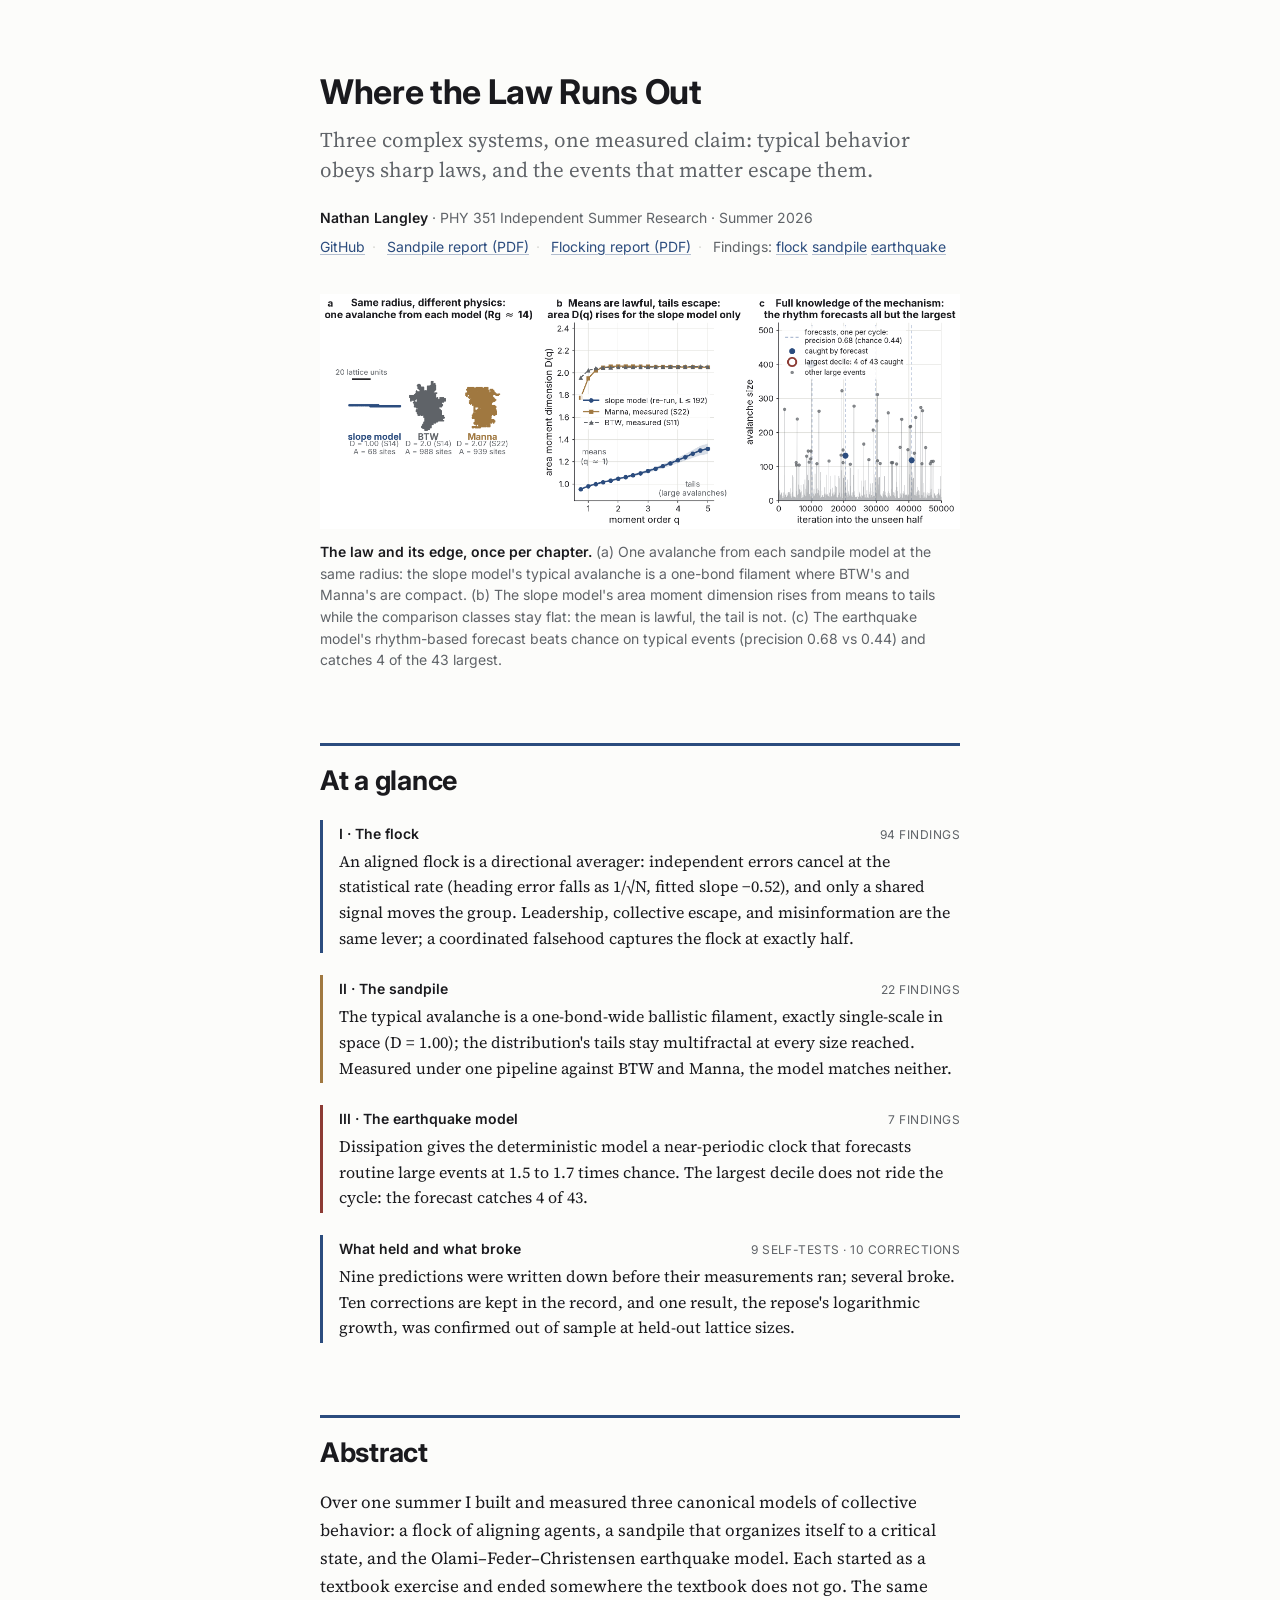
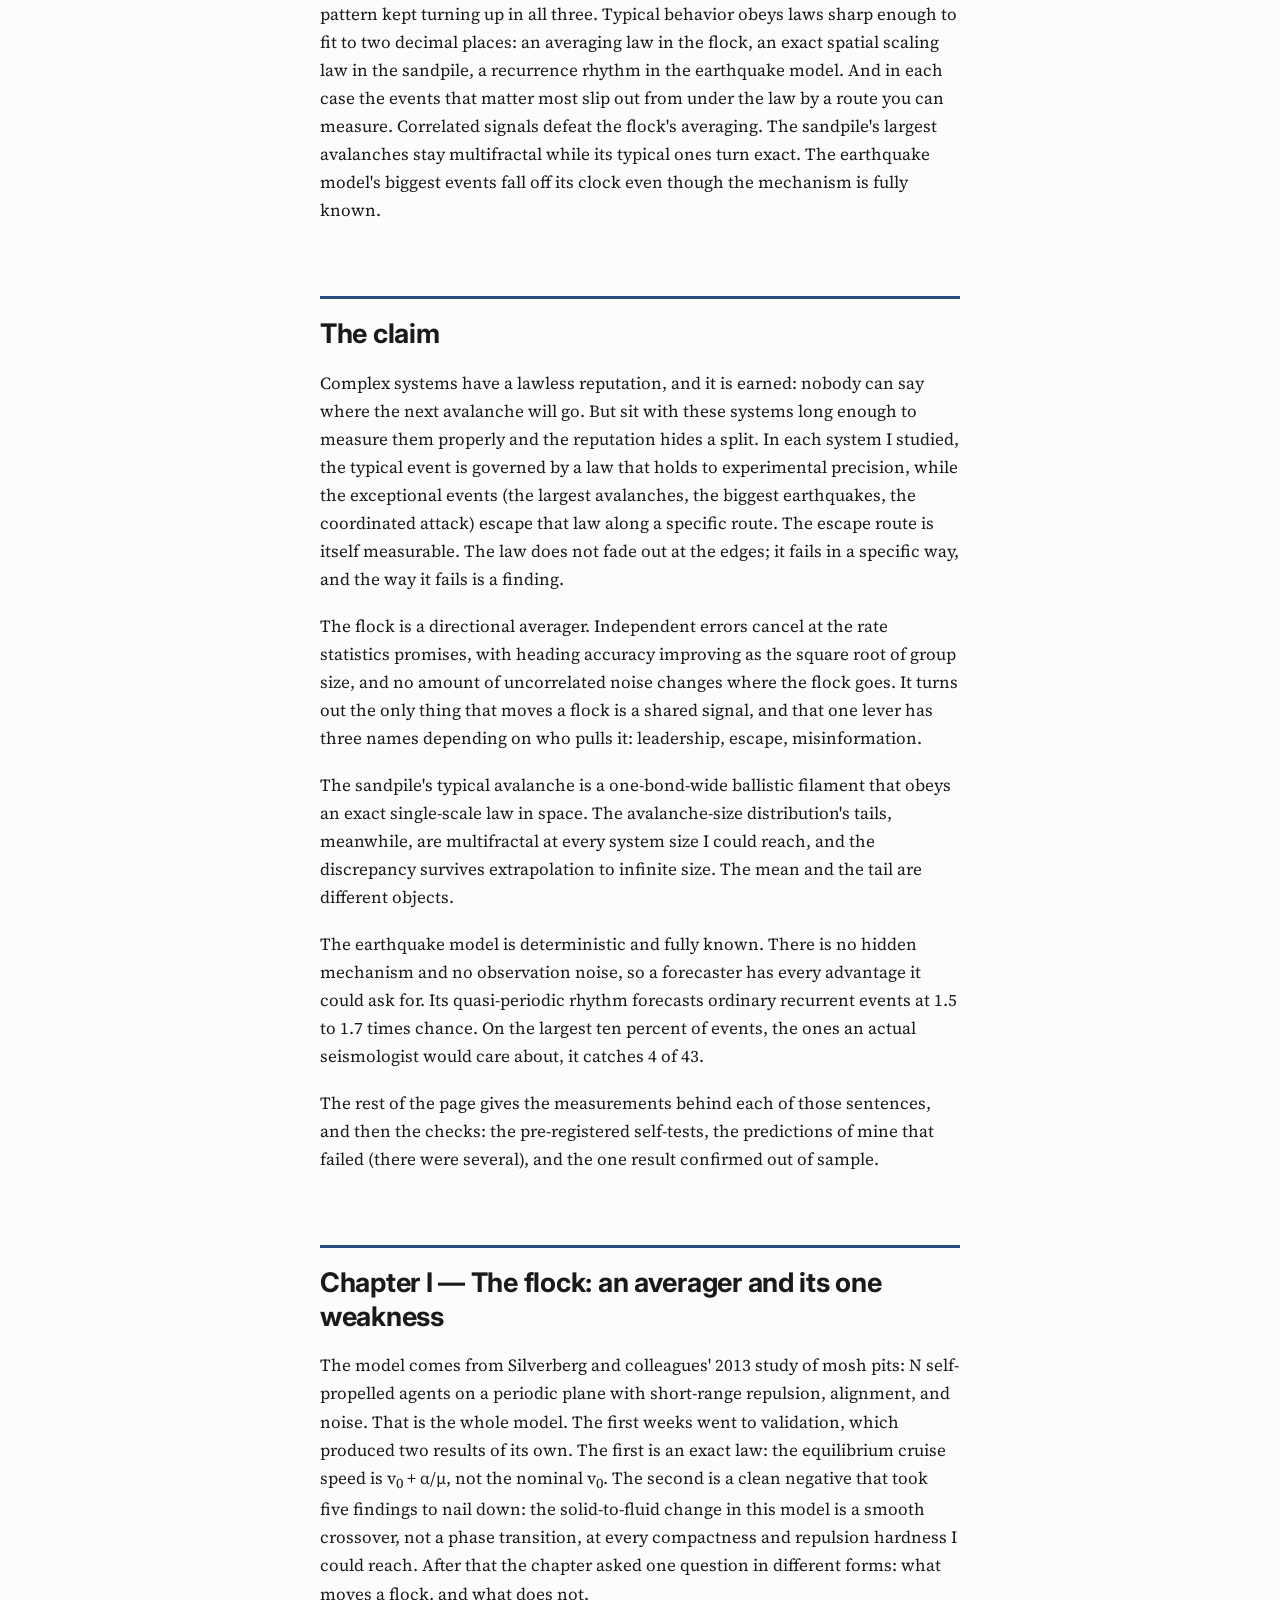
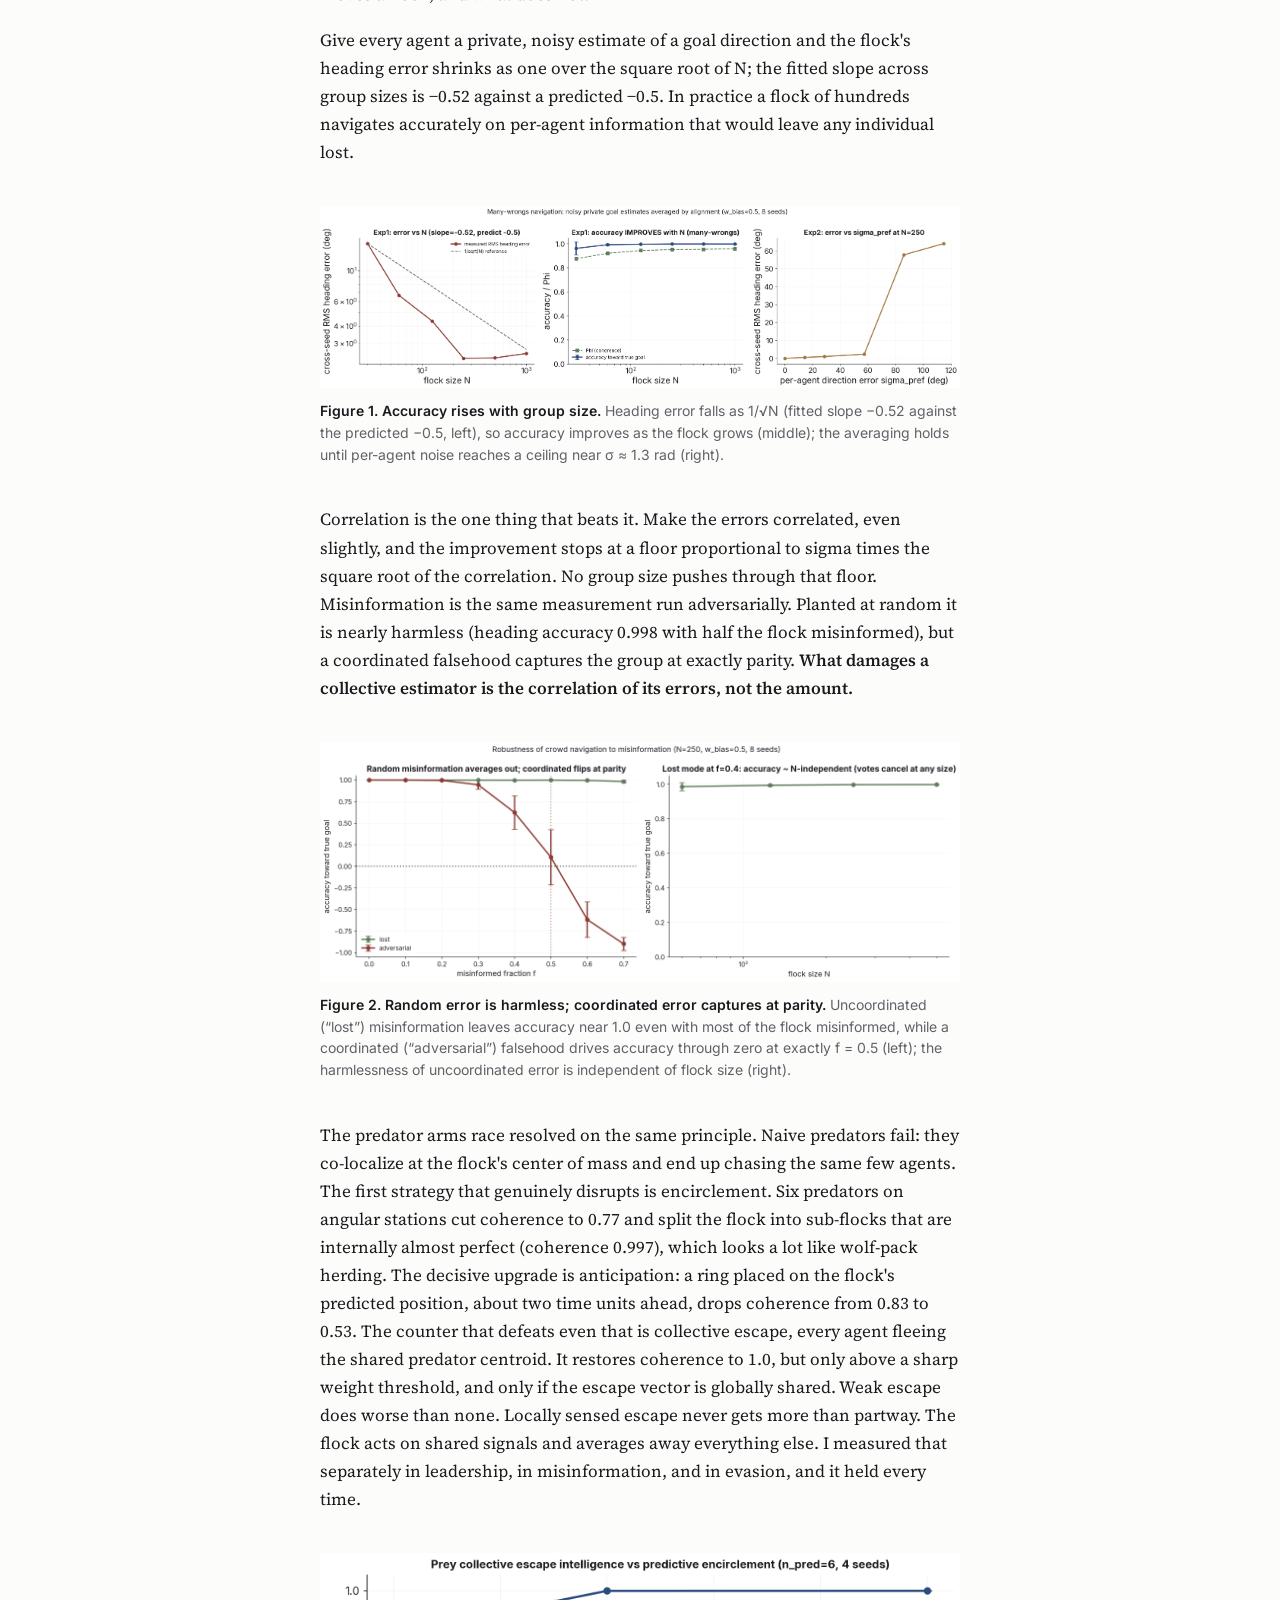
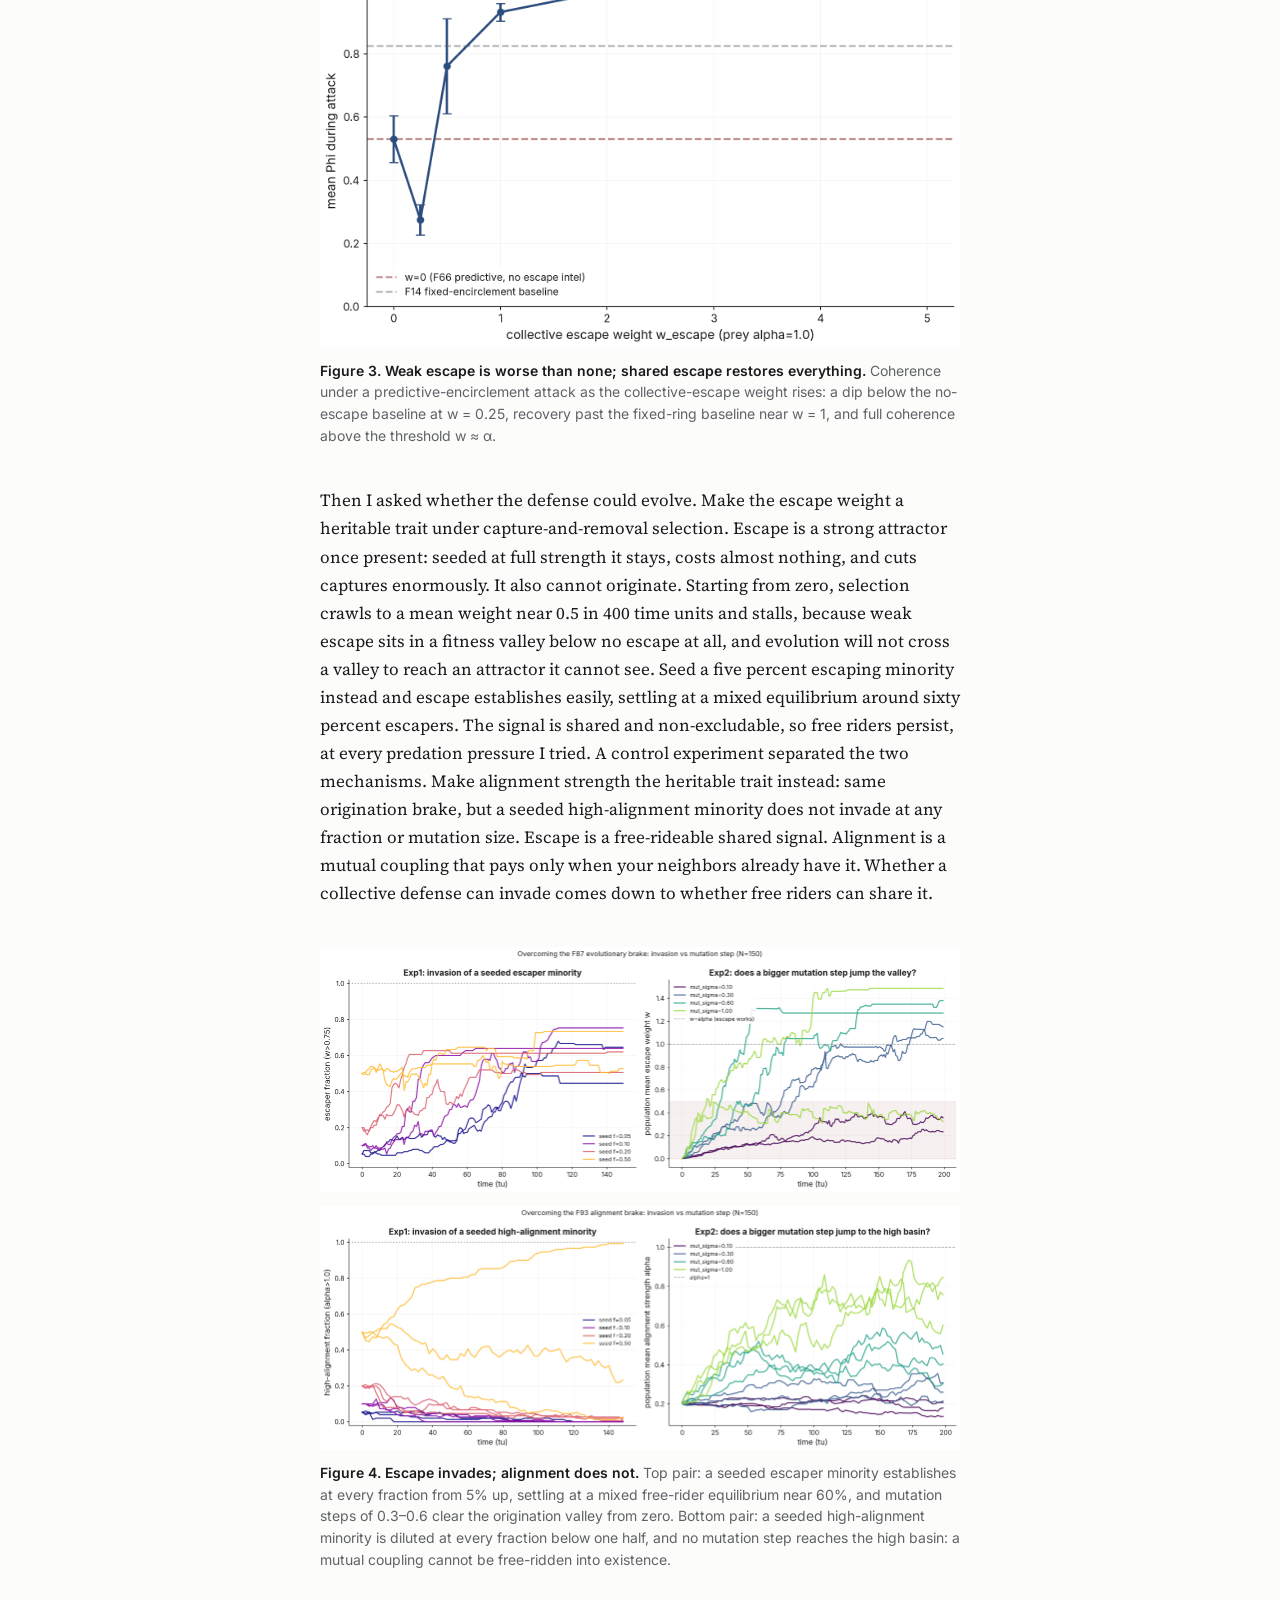
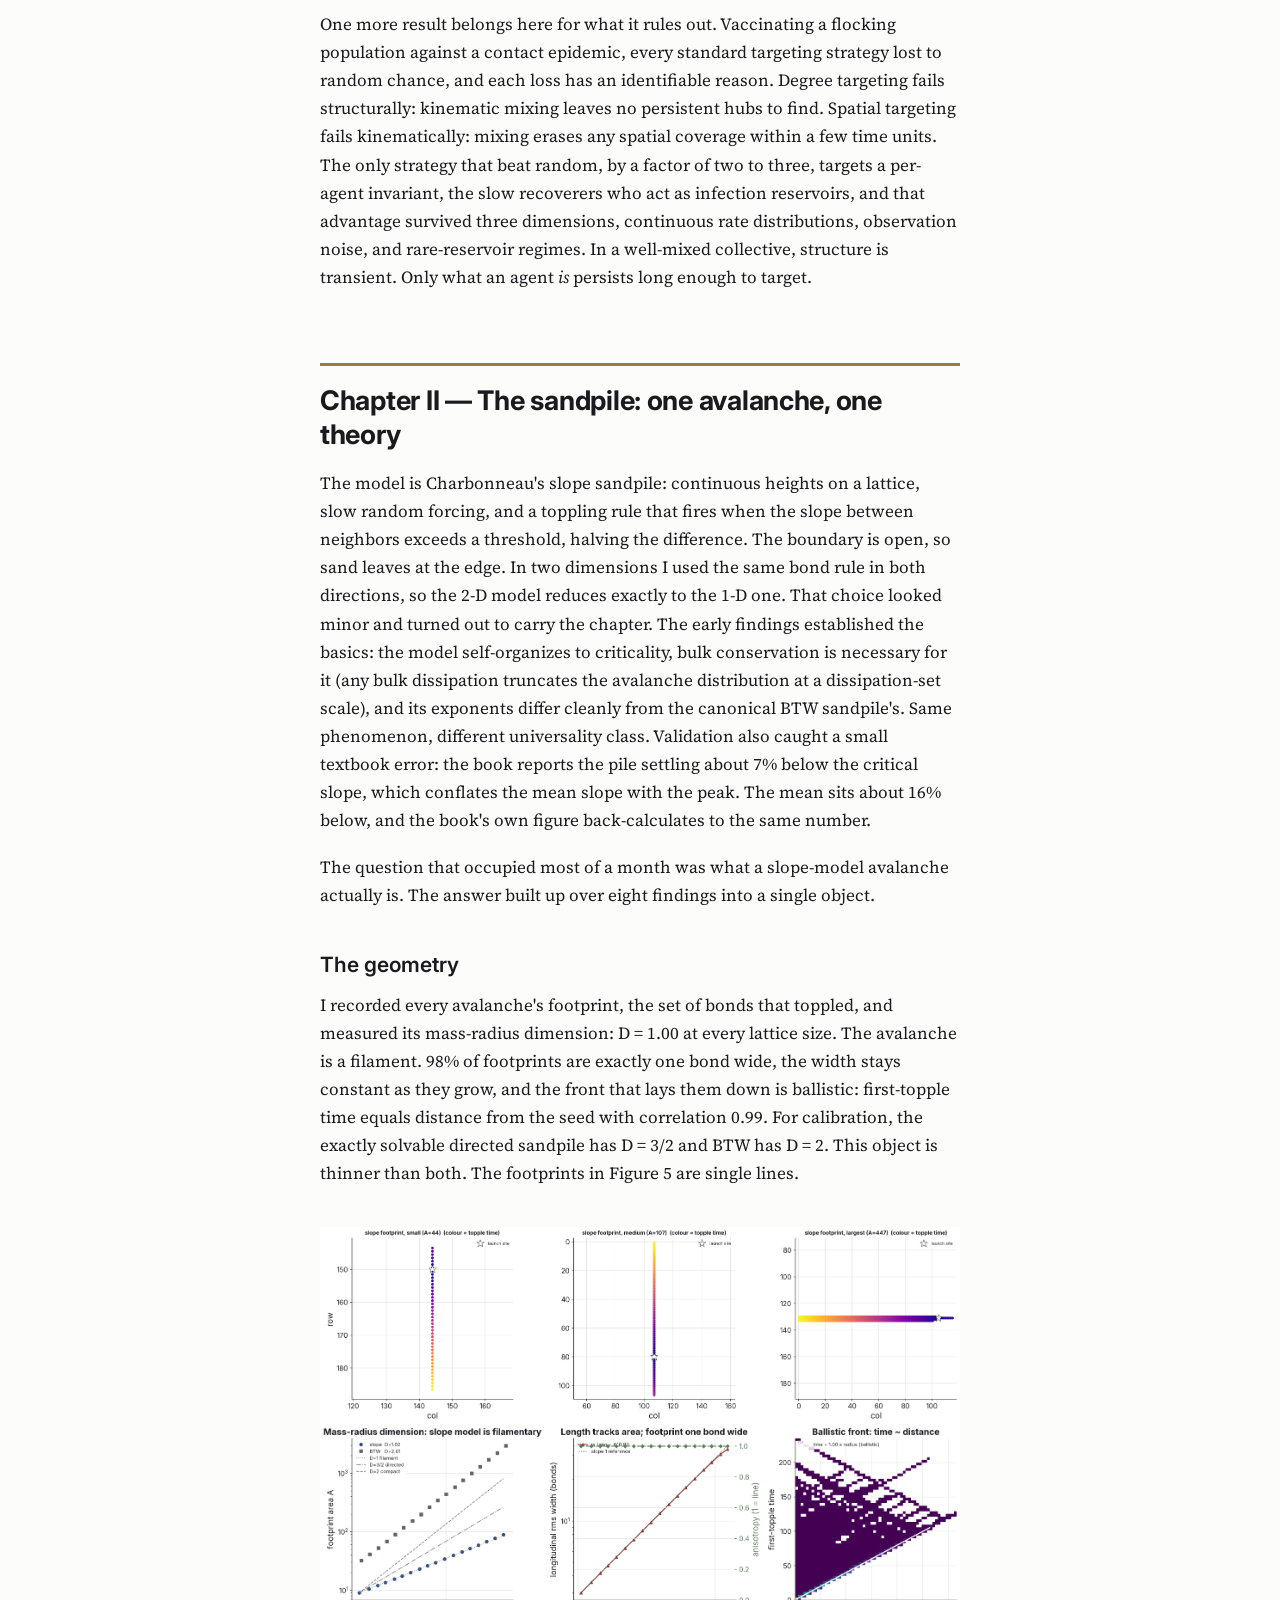
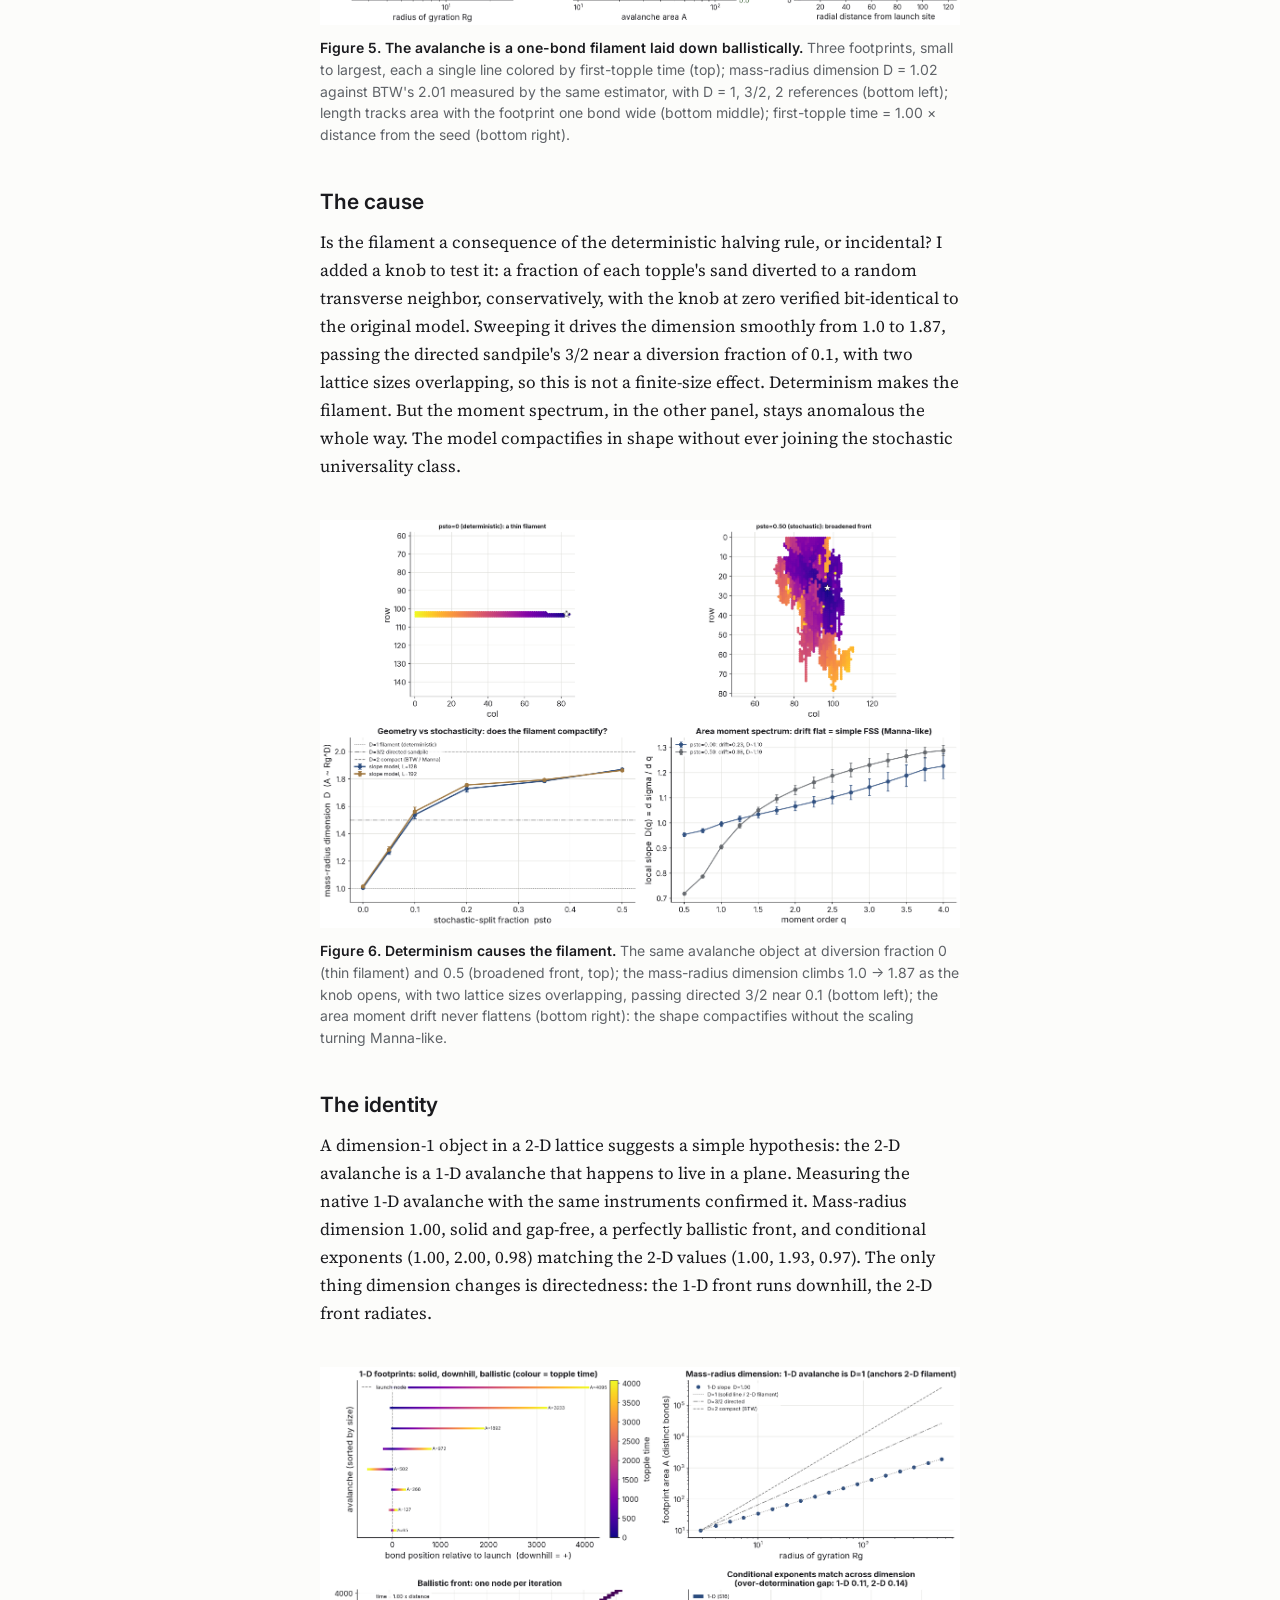
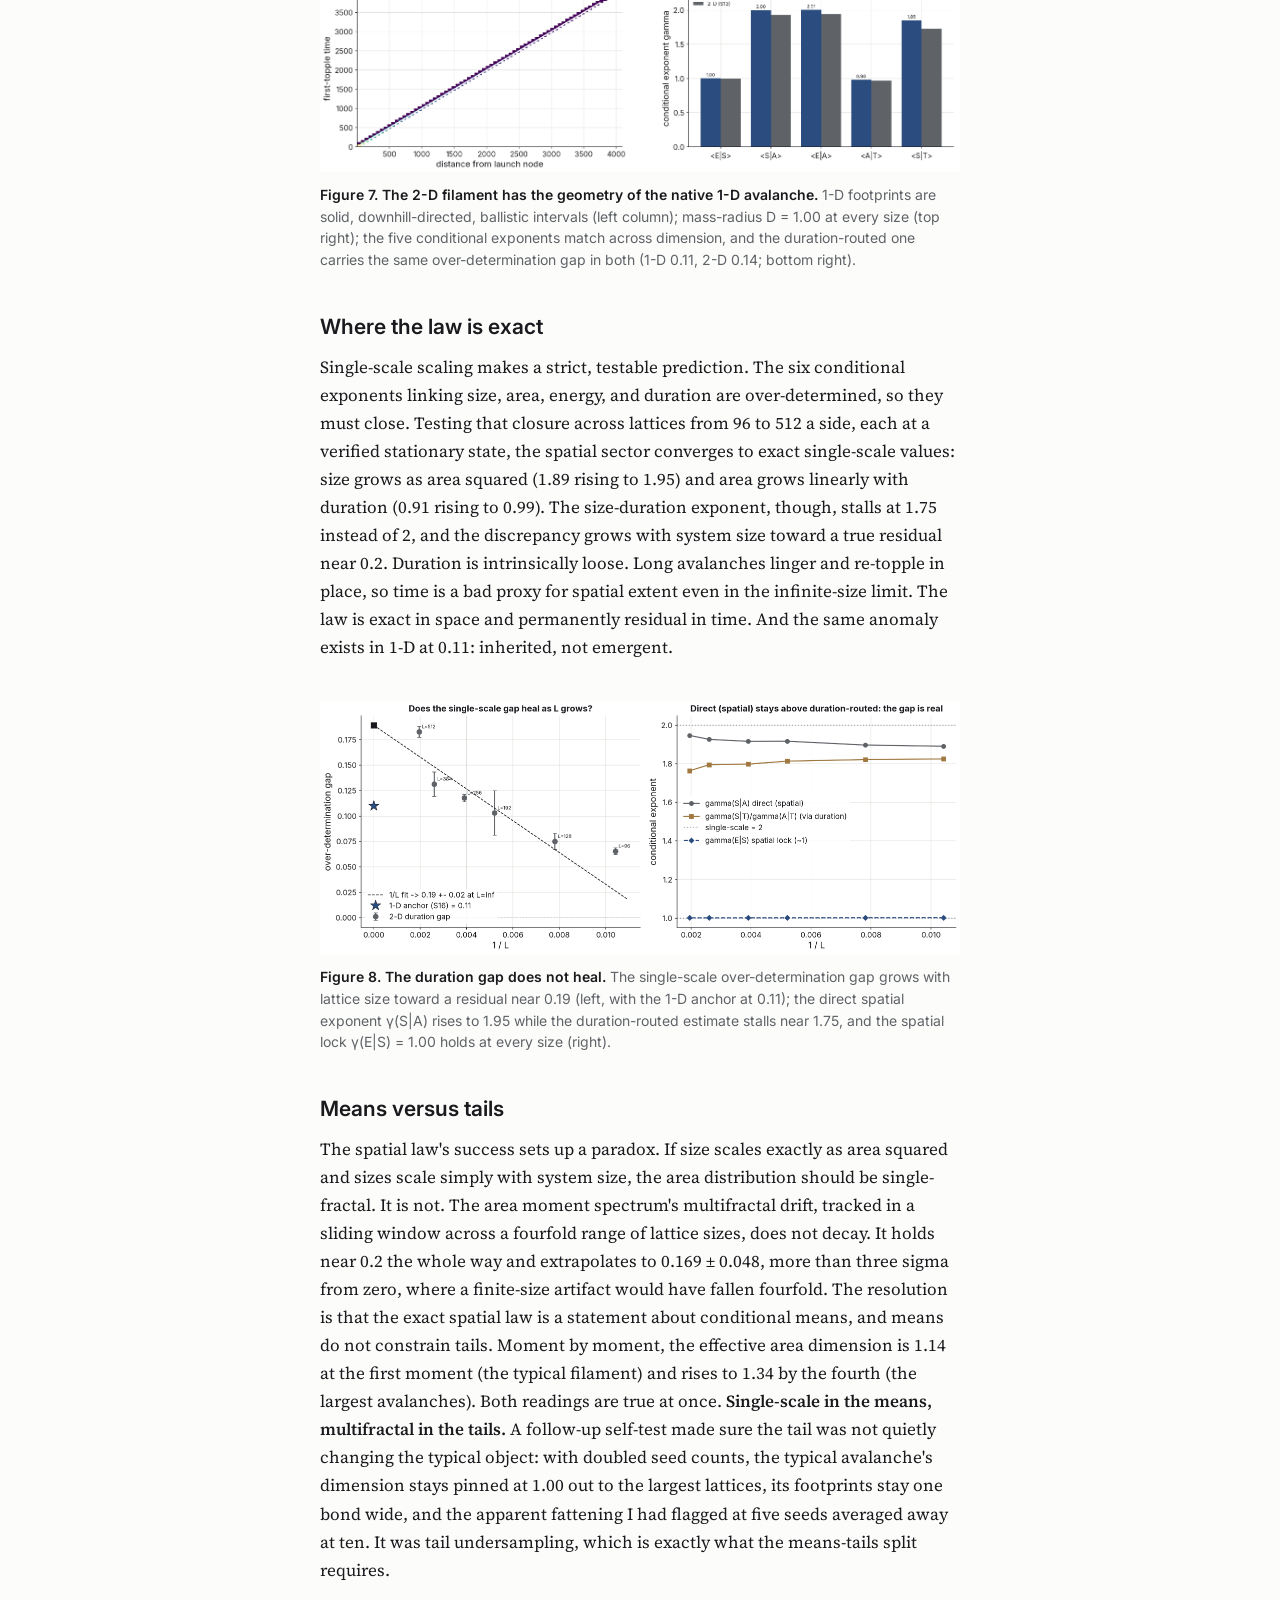
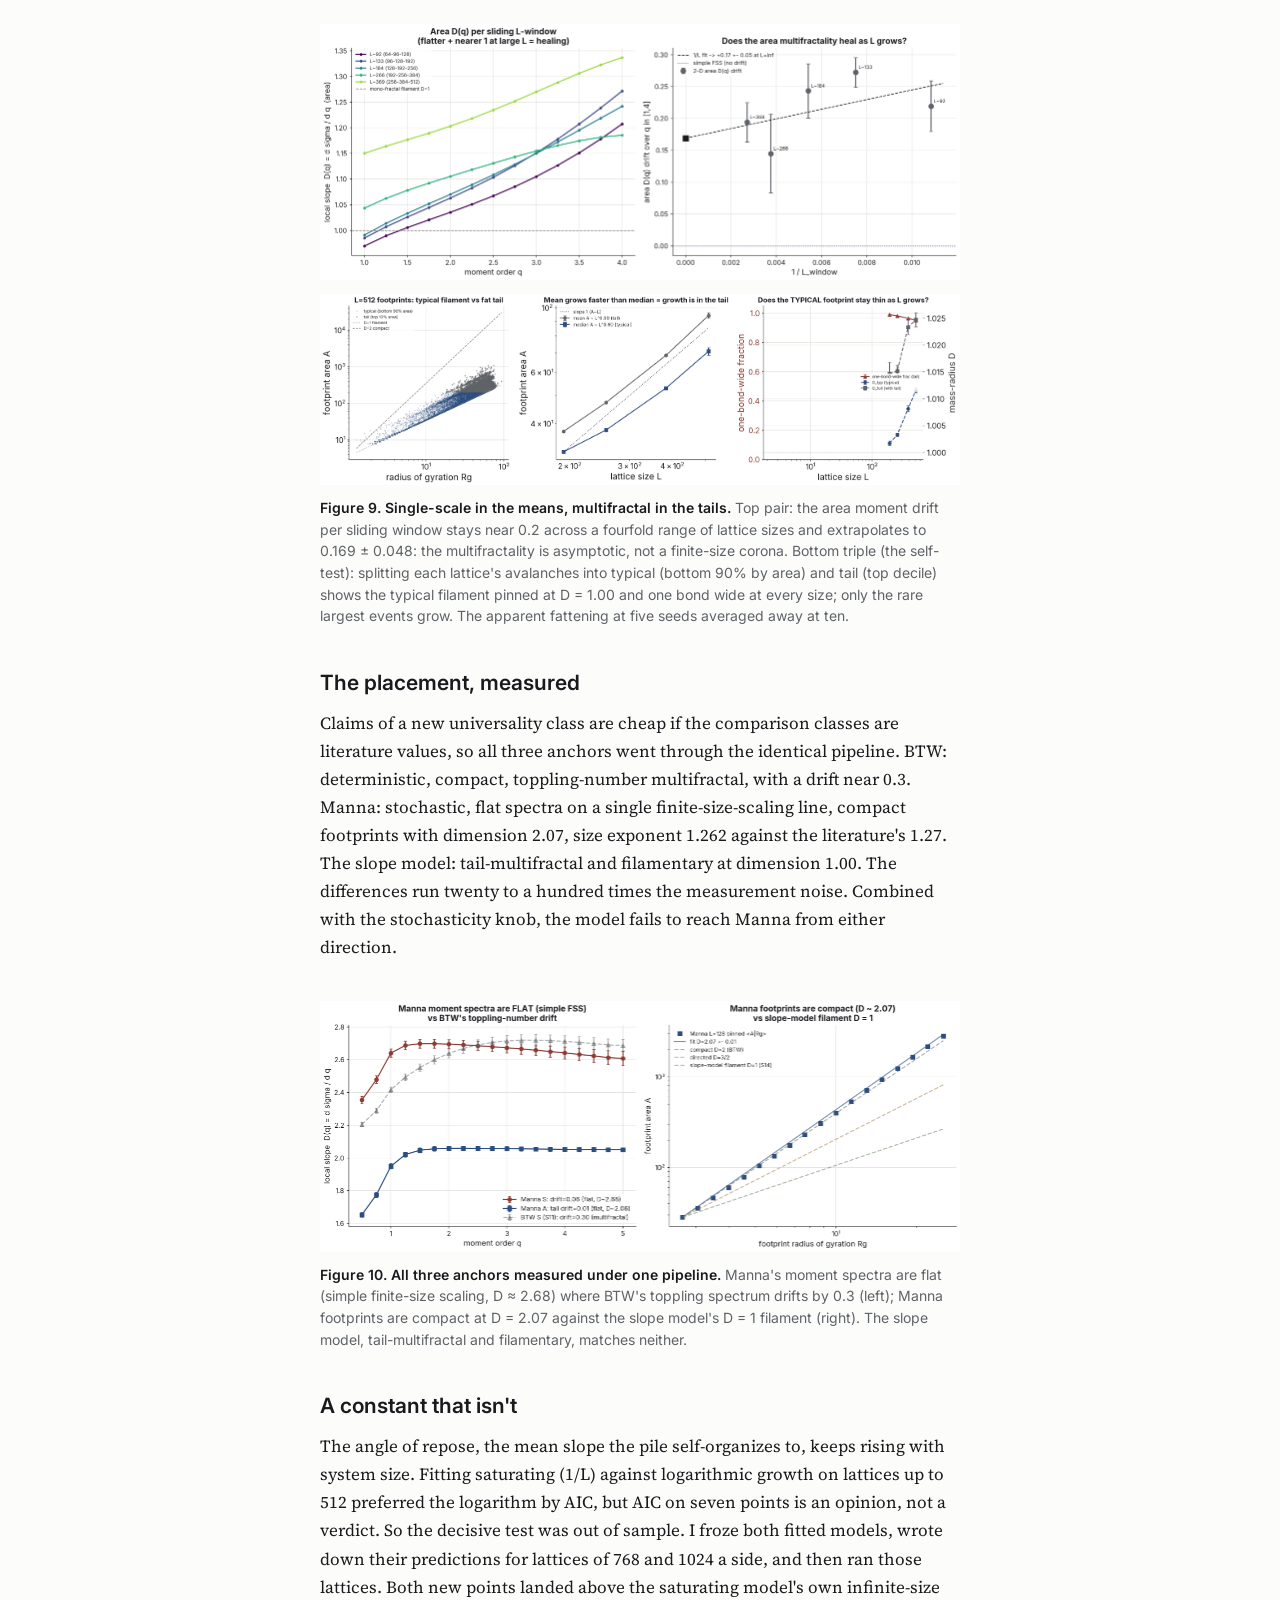
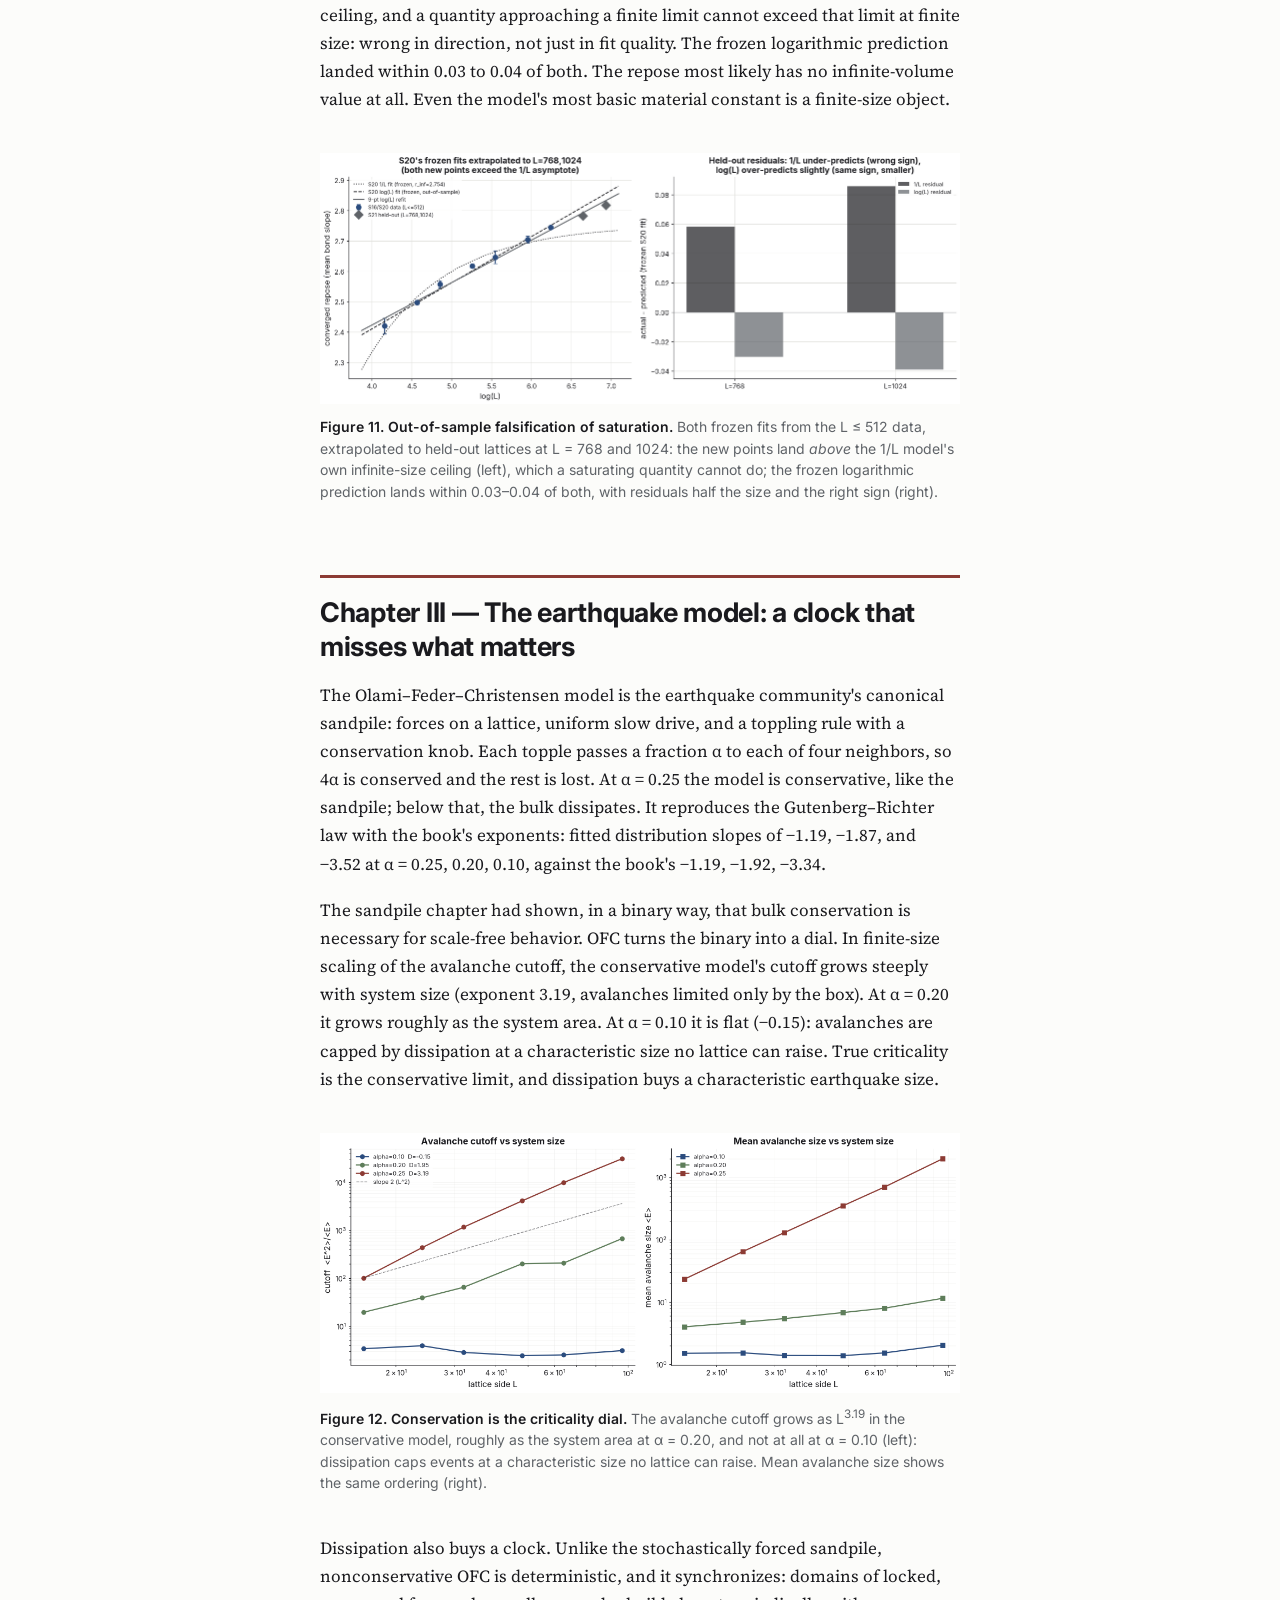
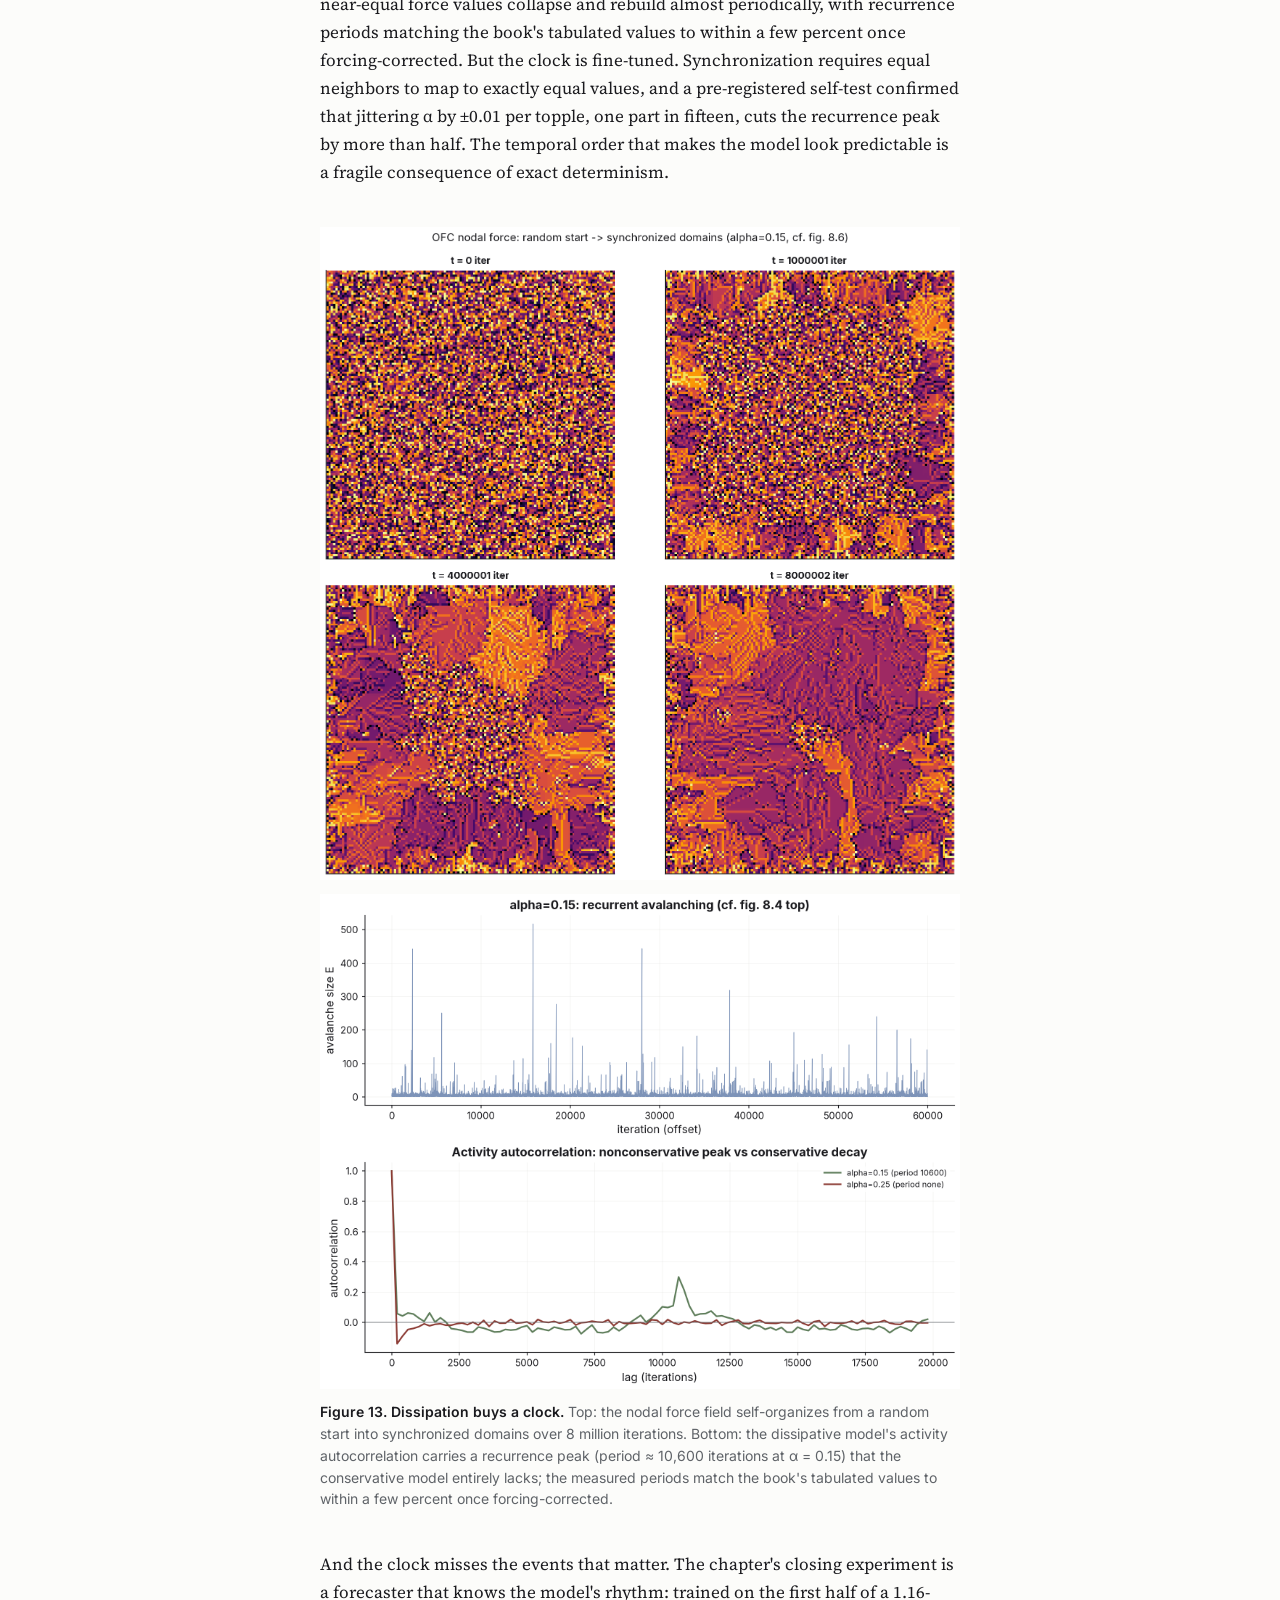
<file: docs/index.html>
<!DOCTYPE html>
<html lang="en">
<head>
<meta charset="utf-8">
<meta name="viewport" content="width=device-width, initial-scale=1">
<title>Where the Law Runs Out</title>
<meta name="description" content="Three complex systems — a flock, a sandpile, an earthquake model — and one measured claim: typical behavior obeys sharp laws, and the events that matter escape them.">
<meta property="og:type" content="article">
<meta property="og:title" content="Where the Law Runs Out">
<meta property="og:description" content="Three complex systems, one measured claim: typical behavior obeys sharp laws, and the events that matter escape them.">
<meta property="og:url" content="https://nathanlangley.dev/swarmsim/">
<meta property="og:image" content="https://nathanlangley.dev/swarmsim/figures/teaser.png">
<meta name="twitter:card" content="summary_large_image">
<link rel="canonical" href="https://nathanlangley.dev/swarmsim/">
<link rel="preconnect" href="https://fonts.googleapis.com">
<link rel="preconnect" href="https://fonts.gstatic.com" crossorigin>
<link href="https://fonts.googleapis.com/css2?family=Inter:wght@400;600;700&family=Source+Serif+4:ital,opsz,wght@0,8..60,400;0,8..60,600;1,8..60,400&display=swap" rel="stylesheet">
<link rel="stylesheet" href="style.css">
</head>
<body>

<nav class="toc" aria-label="Contents">
  <div class="toc-title">Contents</div>
  <ol>
    <li><a href="#glance">At a glance</a></li>
    <li><a href="#abstract">Abstract</a></li>
    <li><a href="#claim">The claim</a></li>
    <li><a href="#flock">I &middot; The flock</a></li>
    <li><a href="#sandpile">II &middot; The sandpile</a></li>
    <li><a href="#earthquake">III &middot; The earthquake</a></li>
    <li><a href="#checks">What held and what broke</a></li>
    <li><a href="#generalizes">What generalizes</a></li>
    <li><a href="#colophon">Colophon</a></li>
  </ol>
</nav>

<article>

<header class="masthead">
  <h1>Where the Law Runs Out</h1>
  <p class="dek">Three complex systems, one measured claim: typical behavior obeys sharp laws, and the events that matter escape them.</p>
  <p class="byline"><span class="name">Nathan Langley</span> &middot; PHY 351 Independent Summer Research &middot; Summer 2026</p>
  <p class="links-row">
    <a href="https://github.com/ninjahawk/swarmsim">GitHub</a><span class="sep">&middot;</span>
    <a href="reports/sandpile-report.pdf">Sandpile report (PDF)</a><span class="sep">&middot;</span>
    <a href="reports/flocking-report.pdf">Flocking report (PDF)</a><span class="sep">&middot;</span>
    Findings: <a href="https://github.com/ninjahawk/swarmsim/blob/main/findings.md">flock</a>
    <a href="https://github.com/ninjahawk/swarmsim/blob/main/findings_sandpile.md">sandpile</a>
    <a href="https://github.com/ninjahawk/swarmsim/blob/main/findings_earthquake.md">earthquake</a>
  </p>

  <figure class="teaser" style="margin-top:0;">
    <img src="figures/teaser.png" alt="Three-panel composite. Panel a: one avalanche footprint from each sandpile model at the same radius of gyration — the slope model's is a thin line (D = 1.00), BTW's and Manna's are compact blobs (D near 2). Panel b: area moment dimension D(q) versus moment order — flat near 2.05 for Manna and BTW, rising from about 1.0 to 1.3 for the slope model. Panel c: an avalanche-size time series with forecast times marked — forecasts catch many large events but only 4 of the 43 largest-decile events.">
    <figcaption><strong>The law and its edge, once per chapter.</strong> (a) One avalanche from each sandpile model at the same radius: the slope model's typical avalanche is a one-bond filament where BTW's and Manna's are compact. (b) The slope model's area moment dimension rises from means to tails while the comparison classes stay flat: the mean is lawful, the tail is not. (c) The earthquake model's rhythm-based forecast beats chance on typical events (precision 0.68 vs 0.44) and catches 4 of the 43 largest.</figcaption>
  </figure>
</header>

<section id="glance">
  <h2>At a glance</h2>

  <ul class="glance-list">
    <li class="g-flock">
      <p class="g-head"><a href="#flock">I &middot; The flock</a><span class="g-tag">94 findings</span></p>
      <p>An aligned flock is a directional averager: independent errors cancel at the statistical rate (heading error falls as 1/&radic;N, fitted slope &minus;0.52), and only a shared signal moves the group. Leadership, collective escape, and misinformation are the same lever; a coordinated falsehood captures the flock at exactly half.</p>
    </li>
    <li class="g-sandpile">
      <p class="g-head"><a href="#sandpile">II &middot; The sandpile</a><span class="g-tag">22 findings</span></p>
      <p>The typical avalanche is a one-bond-wide ballistic filament, exactly single-scale in space (D = 1.00); the distribution's tails stay multifractal at every size reached. Measured under one pipeline against BTW and Manna, the model matches neither.</p>
    </li>
    <li class="g-earthquake">
      <p class="g-head"><a href="#earthquake">III &middot; The earthquake model</a><span class="g-tag">7 findings</span></p>
      <p>Dissipation gives the deterministic model a near-periodic clock that forecasts routine large events at 1.5 to 1.7 times chance. The largest decile does not ride the cycle: the forecast catches 4 of 43.</p>
    </li>
    <li class="g-checks">
      <p class="g-head"><a href="#checks">What held and what broke</a><span class="g-tag">9 self-tests &middot; 10 corrections</span></p>
      <p>Nine predictions were written down before their measurements ran; several broke. Ten corrections are kept in the record, and one result, the repose's logarithmic growth, was confirmed out of sample at held-out lattice sizes.</p>
    </li>
  </ul>
</section>

<section id="abstract">
  <h2>Abstract</h2>
  <p>Over one summer I built and measured three canonical models of collective behavior: a flock of aligning agents, a sandpile that organizes itself to a critical state, and the Olami&ndash;Feder&ndash;Christensen earthquake model. Each started as a textbook exercise and ended somewhere the textbook does not go. The same pattern kept turning up in all three. Typical behavior obeys laws sharp enough to fit to two decimal places: an averaging law in the flock, an exact spatial scaling law in the sandpile, a recurrence rhythm in the earthquake model. And in each case the events that matter most slip out from under the law by a route you can measure. Correlated signals defeat the flock's averaging. The sandpile's largest avalanches stay multifractal while its typical ones turn exact. The earthquake model's biggest events fall off its clock even though the mechanism is fully known.</p>

</section>

<section id="claim">
  <h2>The claim</h2>
  <p>Complex systems have a lawless reputation, and it is earned: nobody can say where the next avalanche will go. But sit with these systems long enough to measure them properly and the reputation hides a split. In each system I studied, the typical event is governed by a law that holds to experimental precision, while the exceptional events (the largest avalanches, the biggest earthquakes, the coordinated attack) escape that law along a specific route. The escape route is itself measurable. The law does not fade out at the edges; it fails in a specific way, and the way it fails is a finding.</p>
  <p>The flock is a directional averager. Independent errors cancel at the rate statistics promises, with heading accuracy improving as the square root of group size, and no amount of uncorrelated noise changes where the flock goes. It turns out the only thing that moves a flock is a shared signal, and that one lever has three names depending on who pulls it: leadership, escape, misinformation.</p>
  <p>The sandpile's typical avalanche is a one-bond-wide ballistic filament that obeys an exact single-scale law in space. The avalanche-size distribution's tails, meanwhile, are multifractal at every system size I could reach, and the discrepancy survives extrapolation to infinite size. The mean and the tail are different objects.</p>
  <p>The earthquake model is deterministic and fully known. There is no hidden mechanism and no observation noise, so a forecaster has every advantage it could ask for. Its quasi-periodic rhythm forecasts ordinary recurrent events at 1.5 to 1.7 times chance. On the largest ten percent of events, the ones an actual seismologist would care about, it catches 4 of 43.</p>
  <p>The rest of the page gives the measurements behind each of those sentences, and then the checks: the pre-registered self-tests, the predictions of mine that failed (there were several), and the one result confirmed out of sample.</p>
</section>

<section id="flock" class="ch-flock">
  <h2>Chapter I &mdash; The flock: an averager and its one weakness</h2>
  <p>The model comes from Silverberg and colleagues' 2013 study of mosh pits: N self-propelled agents on a periodic plane with short-range repulsion, alignment, and noise. That is the whole model. The first weeks went to validation, which produced two results of its own. The first is an exact law: the equilibrium cruise speed is v<sub>0</sub> + &alpha;/&mu;, not the nominal v<sub>0</sub>. The second is a clean negative that took five findings to nail down: the solid-to-fluid change in this model is a smooth crossover, not a phase transition, at every compactness and repulsion hardness I could reach. After that the chapter asked one question in different forms: what moves a flock, and what does not.</p>
  <p>Give every agent a private, noisy estimate of a goal direction and the flock's heading error shrinks as one over the square root of N; the fitted slope across group sizes is &minus;0.52 against a predicted &minus;0.5. In practice a flock of hundreds navigates accurately on per-agent information that would leave any individual lost.</p>

  <figure class="wide">
    <img src="figures/many_wrongs_1.png" alt="Three panels. Left: cross-seed RMS heading error versus flock size N on log-log axes, falling along a one-over-square-root-of-N reference line with fitted slope minus 0.52. Middle: accuracy toward the true goal improving toward 1.0 as N grows. Right: heading error versus per-agent noise at N = 250, flat until roughly 60 degrees of per-agent error, then rising sharply.">
    <figcaption><span class="figno">Figure 1.</span> <strong>Accuracy rises with group size.</strong> Heading error falls as 1/&radic;N (fitted slope &minus;0.52 against the predicted &minus;0.5, left), so accuracy improves as the flock grows (middle); the averaging holds until per-agent noise reaches a ceiling near &sigma; &asymp; 1.3 rad (right).</figcaption>
  </figure>

  <p>Correlation is the one thing that beats it. Make the errors correlated, even slightly, and the improvement stops at a floor proportional to sigma times the square root of the correlation. No group size pushes through that floor. Misinformation is the same measurement run adversarially. Planted at random it is nearly harmless (heading accuracy 0.998 with half the flock misinformed), but a coordinated falsehood captures the group at exactly parity. <strong>What damages a collective estimator is the correlation of its errors, not the amount.</strong></p>

  <figure class="wide">
    <img src="figures/misinformation_1.png" alt="Two panels. Left: accuracy toward the true goal versus misinformed fraction f. The 'lost' curve for uncoordinated misinformation stays near 1.0 out to f = 0.7; the 'adversarial' curve for coordinated misinformation falls steeply and crosses zero at f = 0.5. Right: accuracy in the lost mode at f = 0.4 is flat across flock sizes.">
    <figcaption><span class="figno">Figure 2.</span> <strong>Random error is harmless; coordinated error captures at parity.</strong> Uncoordinated (&ldquo;lost&rdquo;) misinformation leaves accuracy near 1.0 even with most of the flock misinformed, while a coordinated (&ldquo;adversarial&rdquo;) falsehood drives accuracy through zero at exactly f = 0.5 (left); the harmlessness of uncoordinated error is independent of flock size (right).</figcaption>
  </figure>

  <p>The predator arms race resolved on the same principle. Naive predators fail: they co-localize at the flock's center of mass and end up chasing the same few agents. The first strategy that genuinely disrupts is encirclement. Six predators on angular stations cut coherence to 0.77 and split the flock into sub-flocks that are internally almost perfect (coherence 0.997), which looks a lot like wolf-pack herding. The decisive upgrade is anticipation: a ring placed on the flock's predicted position, about two time units ahead, drops coherence from 0.83 to 0.53. The counter that defeats even that is collective escape, every agent fleeing the shared predator centroid. It restores coherence to 1.0, but only above a sharp weight threshold, and only if the escape vector is globally shared. Weak escape does worse than none. Locally sensed escape never gets more than partway. The flock acts on shared signals and averages away everything else. I measured that separately in leadership, in misinformation, and in evasion, and it held every time.</p>

  <figure>
    <img src="figures/collective_escape_1.png" alt="Mean coherence during a predictive-encirclement attack versus collective escape weight. The curve starts at 0.53 with no escape, dips to about 0.27 at weight 0.25 — below the no-escape baseline — then rises through the fixed-encirclement baseline near weight 1 and saturates at 1.0 by weight 2.">
    <figcaption><span class="figno">Figure 3.</span> <strong>Weak escape is worse than none; shared escape restores everything.</strong> Coherence under a predictive-encirclement attack as the collective-escape weight rises: a dip below the no-escape baseline at w = 0.25, recovery past the fixed-ring baseline near w = 1, and full coherence above the threshold w &asymp; &alpha;.</figcaption>
  </figure>

  <p>Then I asked whether the defense could evolve. Make the escape weight a heritable trait under capture-and-removal selection. Escape is a strong attractor once present: seeded at full strength it stays, costs almost nothing, and cuts captures enormously. It also cannot originate. Starting from zero, selection crawls to a mean weight near 0.5 in 400 time units and stalls, because weak escape sits in a fitness valley below no escape at all, and evolution will not cross a valley to reach an attractor it cannot see. Seed a five percent escaping minority instead and escape establishes easily, settling at a mixed equilibrium around sixty percent escapers. The signal is shared and non-excludable, so free riders persist, at every predation pressure I tried. A control experiment separated the two mechanisms. Make alignment strength the heritable trait instead: same origination brake, but a seeded high-alignment minority does not invade at any fraction or mutation size. Escape is a free-rideable shared signal. Alignment is a mutual coupling that pays only when your neighbors already have it. Whether a collective defense can invade comes down to whether free riders can share it.</p>

  <figure class="wide">
    <img src="figures/escape_invasion_1.png" alt="Two panels for the escape trait. Left: escaper fraction over time for seeded minorities of 5 to 50 percent — every seed grows and settles between roughly 0.45 and 0.75. Right: population mean escape weight over time for mutation steps 0.1 to 1.0 — steps of 0.3 and above climb past the working threshold w = 1, while 0.1 stays trapped below 0.5.">
    <img src="figures/alignment_invasion_1.png" alt="The same two panels for the alignment trait. Left: high-alignment fraction over time — seeds of 5 to 20 percent are diluted to near zero, and even a 50 percent seed decays or merely holds. Right: population mean alignment over time — no mutation step reaches the high-alignment basin at alpha above 1.">
    <figcaption><span class="figno">Figure 4.</span> <strong>Escape invades; alignment does not.</strong> Top pair: a seeded escaper minority establishes at every fraction from 5% up, settling at a mixed free-rider equilibrium near 60%, and mutation steps of 0.3&ndash;0.6 clear the origination valley from zero. Bottom pair: a seeded high-alignment minority is diluted at every fraction below one half, and no mutation step reaches the high basin: a mutual coupling cannot be free-ridden into existence.</figcaption>
  </figure>

  <p>One more result belongs here for what it rules out. Vaccinating a flocking population against a contact epidemic, every standard targeting strategy lost to random chance, and each loss has an identifiable reason. Degree targeting fails structurally: kinematic mixing leaves no persistent hubs to find. Spatial targeting fails kinematically: mixing erases any spatial coverage within a few time units. The only strategy that beat random, by a factor of two to three, targets a per-agent invariant, the slow recoverers who act as infection reservoirs, and that advantage survived three dimensions, continuous rate distributions, observation noise, and rare-reservoir regimes. In a well-mixed collective, structure is transient. Only what an agent <em>is</em> persists long enough to target.</p>
</section>

<section id="sandpile" class="ch-sandpile">
  <h2>Chapter II &mdash; The sandpile: one avalanche, one theory</h2>
  <p>The model is Charbonneau's slope sandpile: continuous heights on a lattice, slow random forcing, and a toppling rule that fires when the slope between neighbors exceeds a threshold, halving the difference. The boundary is open, so sand leaves at the edge. In two dimensions I used the same bond rule in both directions, so the 2-D model reduces exactly to the 1-D one. That choice looked minor and turned out to carry the chapter. The early findings established the basics: the model self-organizes to criticality, bulk conservation is necessary for it (any bulk dissipation truncates the avalanche distribution at a dissipation-set scale), and its exponents differ cleanly from the canonical BTW sandpile's. Same phenomenon, different universality class. Validation also caught a small textbook error: the book reports the pile settling about 7% below the critical slope, which conflates the mean slope with the peak. The mean sits about 16% below, and the book's own figure back-calculates to the same number.</p>
  <p>The question that occupied most of a month was what a slope-model avalanche actually is. The answer built up over eight findings into a single object.</p>

  <h3>The geometry</h3>
  <p>I recorded every avalanche's footprint, the set of bonds that toppled, and measured its mass-radius dimension: D = 1.00 at every lattice size. The avalanche is a filament. 98% of footprints are exactly one bond wide, the width stays constant as they grow, and the front that lays them down is ballistic: first-topple time equals distance from the seed with correlation 0.99. For calibration, the exactly solvable directed sandpile has D = 3/2 and BTW has D = 2. This object is thinner than both. The footprints in Figure 5 are single lines.</p>

  <figure class="wide">
    <img src="figures/sandpile_geometry.png" alt="Six panels. Top row: three avalanche footprints of increasing size, each a single straight one-bond-wide line of sites colored by topple time, growing away from the launch site. Bottom left: footprint area versus radius of gyration on log-log axes — slope-model points follow the D = 1 filament line, BTW points follow D = 2. Bottom middle: longitudinal width tracks area with exponent 0.99 while anisotropy stays at 1. Bottom right: first-topple time versus radial distance from the launch site hugging the time-equals-distance diagonal.">
    <figcaption><span class="figno">Figure 5.</span> <strong>The avalanche is a one-bond filament laid down ballistically.</strong> Three footprints, small to largest, each a single line colored by first-topple time (top); mass-radius dimension D = 1.02 against BTW's 2.01 measured by the same estimator, with D = 1, 3/2, 2 references (bottom left); length tracks area with the footprint one bond wide (bottom middle); first-topple time = 1.00 &times; distance from the seed (bottom right).</figcaption>
  </figure>

  <h3>The cause</h3>
  <p>Is the filament a consequence of the deterministic halving rule, or incidental? I added a knob to test it: a fraction of each topple's sand diverted to a random transverse neighbor, conservatively, with the knob at zero verified bit-identical to the original model. Sweeping it drives the dimension smoothly from 1.0 to 1.87, passing the directed sandpile's 3/2 near a diversion fraction of 0.1, with two lattice sizes overlapping, so this is not a finite-size effect. Determinism makes the filament. But the moment spectrum, in the other panel, stays anomalous the whole way. The model compactifies in shape without ever joining the stochastic universality class.</p>

  <figure class="wide">
    <img src="figures/sandpile_stochastic.png" alt="Four panels. Top left: a deterministic footprint — a thin horizontal filament. Top right: a footprint at diversion fraction 0.5 — a broad two-dimensional blob. Bottom left: mass-radius dimension versus diversion fraction rising smoothly from 1.0 to 1.87, with L = 128 and L = 192 curves overlapping and crossing the directed-sandpile 3/2 reference near 0.1. Bottom right: the area moment spectrum still drifts upward at both knob settings.">
    <figcaption><span class="figno">Figure 6.</span> <strong>Determinism causes the filament.</strong> The same avalanche object at diversion fraction 0 (thin filament) and 0.5 (broadened front, top); the mass-radius dimension climbs 1.0 &rarr; 1.87 as the knob opens, with two lattice sizes overlapping, passing directed 3/2 near 0.1 (bottom left); the area moment drift never flattens (bottom right): the shape compactifies without the scaling turning Manna-like.</figcaption>
  </figure>

  <h3>The identity</h3>
  <p>A dimension-1 object in a 2-D lattice suggests a simple hypothesis: the 2-D avalanche is a 1-D avalanche that happens to live in a plane. Measuring the native 1-D avalanche with the same instruments confirmed it. Mass-radius dimension 1.00, solid and gap-free, a perfectly ballistic front, and conditional exponents (1.00, 2.00, 0.98) matching the 2-D values (1.00, 1.93, 0.97). The only thing dimension changes is directedness: the 1-D front runs downhill, the 2-D front radiates.</p>

  <figure class="wide">
    <img src="figures/sandpile_geometry1d.png" alt="Four panels. Top left: eight 1-D avalanche footprints sorted by size, each a solid interval extending downhill from the launch node, colored by topple time. Top right: footprint area versus radius of gyration following the D = 1 line exactly. Bottom left: first-topple time versus distance on the time-equals-distance diagonal. Bottom right: bar chart of five conditional exponents side by side for 1-D and 2-D, matching closely, with the size-duration bar showing the over-determination gap in both.">
    <figcaption><span class="figno">Figure 7.</span> <strong>The 2-D filament has the geometry of the native 1-D avalanche.</strong> 1-D footprints are solid, downhill-directed, ballistic intervals (left column); mass-radius D = 1.00 at every size (top right); the five conditional exponents match across dimension, and the duration-routed one carries the same over-determination gap in both (1-D 0.11, 2-D 0.14; bottom right).</figcaption>
  </figure>

  <h3>Where the law is exact</h3>
  <p>Single-scale scaling makes a strict, testable prediction. The six conditional exponents linking size, area, energy, and duration are over-determined, so they must close. Testing that closure across lattices from 96 to 512 a side, each at a verified stationary state, the spatial sector converges to exact single-scale values: size grows as area squared (1.89 rising to 1.95) and area grows linearly with duration (0.91 rising to 0.99). The size-duration exponent, though, stalls at 1.75 instead of 2, and the discrepancy grows with system size toward a true residual near 0.2. Duration is intrinsically loose. Long avalanches linger and re-topple in place, so time is a bad proxy for spatial extent even in the infinite-size limit. The law is exact in space and permanently residual in time. And the same anomaly exists in 1-D at 0.11: inherited, not emergent.</p>

  <figure class="wide">
    <img src="figures/sandpile_duration_closure.png" alt="Two panels. Left: the over-determination gap versus 1/L — the gap grows as L rises, extrapolating to about 0.19 at infinite size, plotted against the 1-D anchor value 0.11. Right: the direct spatial exponent converging up toward 2 while the duration-routed estimate saturates near 1.75, with the energy-size exponent locked at 1 at every L.">
    <figcaption><span class="figno">Figure 8.</span> <strong>The duration gap does not heal.</strong> The single-scale over-determination gap grows with lattice size toward a residual near 0.19 (left, with the 1-D anchor at 0.11); the direct spatial exponent &gamma;(S|A) rises to 1.95 while the duration-routed estimate stalls near 1.75, and the spatial lock &gamma;(E|S) = 1.00 holds at every size (right).</figcaption>
  </figure>

  <h3>Means versus tails</h3>
  <p>The spatial law's success sets up a paradox. If size scales exactly as area squared and sizes scale simply with system size, the area distribution should be single-fractal. It is not. The area moment spectrum's multifractal drift, tracked in a sliding window across a fourfold range of lattice sizes, does not decay. It holds near 0.2 the whole way and extrapolates to 0.169 &plusmn; 0.048, more than three sigma from zero, where a finite-size artifact would have fallen fourfold. The resolution is that the exact spatial law is a statement about conditional means, and means do not constrain tails. Moment by moment, the effective area dimension is 1.14 at the first moment (the typical filament) and rises to 1.34 by the fourth (the largest avalanches). Both readings are true at once. <strong>Single-scale in the means, multifractal in the tails.</strong> A follow-up self-test made sure the tail was not quietly changing the typical object: with doubled seed counts, the typical avalanche's dimension stays pinned at 1.00 out to the largest lattices, its footprints stay one bond wide, and the apparent fattening I had flagged at five seeds averaged away at ten. It was tail undersampling, which is exactly what the means-tails split requires.</p>

  <figure class="wide">
    <img src="figures/sandpile_area_multifractal.png" alt="Two panels. Left: the area moment dimension D(q) versus moment order for five sliding lattice-size windows — every curve rises with q instead of flattening. Right: the D(q) drift per window versus one over window size, holding near 0.2 across a fourfold range and extrapolating to 0.17 plus or minus 0.05, well above the simple finite-size-scaling zero line.">
    <img src="figures/sandpile_filament_fattening.png" alt="Three panels. Left: footprint area versus radius at L = 512 with the bottom 90 percent of avalanches hugging the D = 1 line and only the top decile bulging above it. Middle: mean footprint area grows faster with lattice size than the median. Right: the typical avalanche's mass-radius dimension stays at 1.00 across lattice sizes and tail footprints stay about one bond wide.">
    <figcaption><span class="figno">Figure 9.</span> <strong>Single-scale in the means, multifractal in the tails.</strong> Top pair: the area moment drift per sliding window stays near 0.2 across a fourfold range of lattice sizes and extrapolates to 0.169 &plusmn; 0.048: the multifractality is asymptotic, not a finite-size corona. Bottom triple (the self-test): splitting each lattice's avalanches into typical (bottom 90% by area) and tail (top decile) shows the typical filament pinned at D = 1.00 and one bond wide at every size; only the rare largest events grow. The apparent fattening at five seeds averaged away at ten.</figcaption>
  </figure>

  <h3>The placement, measured</h3>
  <p>Claims of a new universality class are cheap if the comparison classes are literature values, so all three anchors went through the identical pipeline. BTW: deterministic, compact, toppling-number multifractal, with a drift near 0.3. Manna: stochastic, flat spectra on a single finite-size-scaling line, compact footprints with dimension 2.07, size exponent 1.262 against the literature's 1.27. The slope model: tail-multifractal and filamentary at dimension 1.00. The differences run twenty to a hundred times the measurement noise. Combined with the stochasticity knob, the model fails to reach Manna from either direction.</p>

  <figure class="wide">
    <img src="figures/sandpile_manna.png" alt="Two panels. Left: moment dimension D(q) versus moment order — Manna's size and area spectra are flat lines while BTW's spectrum drifts upward by 0.3. Right: Manna footprint area versus radius of gyration on the compact D = 2.07 line, far above the slope model's D = 1 filament reference.">
    <figcaption><span class="figno">Figure 10.</span> <strong>All three anchors measured under one pipeline.</strong> Manna's moment spectra are flat (simple finite-size scaling, D &asymp; 2.68) where BTW's toppling spectrum drifts by 0.3 (left); Manna footprints are compact at D = 2.07 against the slope model's D = 1 filament (right). The slope model, tail-multifractal and filamentary, matches neither.</figcaption>
  </figure>

  <h3>A constant that isn't</h3>
  <p>The angle of repose, the mean slope the pile self-organizes to, keeps rising with system size. Fitting saturating (1/L) against logarithmic growth on lattices up to 512 preferred the logarithm by AIC, but AIC on seven points is an opinion, not a verdict. So the decisive test was out of sample. I froze both fitted models, wrote down their predictions for lattices of 768 and 1024 a side, and then ran those lattices. Both new points landed above the saturating model's own infinite-size ceiling, and a quantity approaching a finite limit cannot exceed that limit at finite size: wrong in direction, not just in fit quality. The frozen logarithmic prediction landed within 0.03 to 0.04 of both. The repose most likely has no infinite-volume value at all. Even the model's most basic material constant is a finite-size object.</p>

  <figure class="wide">
    <img src="figures/sandpile_repose_scaling_L1024.png" alt="Two panels. Left: converged repose versus log lattice size — the fitted data at L up to 512, the frozen 1/L and logarithmic fits extrapolated, and two held-out diamonds at L = 768 and 1024 sitting above the 1/L curve's asymptote and close to the logarithmic line. Right: held-out residual bars — the 1/L model under-predicts both new points with the wrong sign; the logarithmic model over-predicts slightly with smaller residuals.">
    <figcaption><span class="figno">Figure 11.</span> <strong>Out-of-sample falsification of saturation.</strong> Both frozen fits from the L &le; 512 data, extrapolated to held-out lattices at L = 768 and 1024: the new points land <em>above</em> the 1/L model's own infinite-size ceiling (left), which a saturating quantity cannot do; the frozen logarithmic prediction lands within 0.03&ndash;0.04 of both, with residuals half the size and the right sign (right).</figcaption>
  </figure>
</section>

<section id="earthquake" class="ch-earthquake">
  <h2>Chapter III &mdash; The earthquake model: a clock that misses what matters</h2>
  <p>The Olami&ndash;Feder&ndash;Christensen model is the earthquake community's canonical sandpile: forces on a lattice, uniform slow drive, and a toppling rule with a conservation knob. Each topple passes a fraction &alpha; to each of four neighbors, so 4&alpha; is conserved and the rest is lost. At &alpha; = 0.25 the model is conservative, like the sandpile; below that, the bulk dissipates. It reproduces the Gutenberg&ndash;Richter law with the book's exponents: fitted distribution slopes of &minus;1.19, &minus;1.87, and &minus;3.52 at &alpha; = 0.25, 0.20, 0.10, against the book's &minus;1.19, &minus;1.92, &minus;3.34.</p>
  <p>The sandpile chapter had shown, in a binary way, that bulk conservation is necessary for scale-free behavior. OFC turns the binary into a dial. In finite-size scaling of the avalanche cutoff, the conservative model's cutoff grows steeply with system size (exponent 3.19, avalanches limited only by the box). At &alpha; = 0.20 it grows roughly as the system area. At &alpha; = 0.10 it is flat (&minus;0.15): avalanches are capped by dissipation at a characteristic size no lattice can raise. True criticality is the conservative limit, and dissipation buys a characteristic earthquake size.</p>

  <figure class="wide">
    <img src="figures/ofc_fss.png" alt="Two panels. Left: avalanche cutoff versus lattice side on log-log axes — the conservative alpha = 0.25 curve rises steeply with exponent 3.19, alpha = 0.20 rises near the L-squared reference, and alpha = 0.10 is flat. Right: mean avalanche size versus lattice side with the same ordering.">
    <figcaption><span class="figno">Figure 12.</span> <strong>Conservation is the criticality dial.</strong> The avalanche cutoff grows as L<sup>3.19</sup> in the conservative model, roughly as the system area at &alpha; = 0.20, and not at all at &alpha; = 0.10 (left): dissipation caps events at a characteristic size no lattice can raise. Mean avalanche size shows the same ordering (right).</figcaption>
  </figure>

  <p>Dissipation also buys a clock. Unlike the stochastically forced sandpile, nonconservative OFC is deterministic, and it synchronizes: domains of locked, near-equal force values collapse and rebuild almost periodically, with recurrence periods matching the book's tabulated values to within a few percent once forcing-corrected. But the clock is fine-tuned. Synchronization requires equal neighbors to map to exactly equal values, and a pre-registered self-test confirmed that jittering &alpha; by &plusmn;0.01 per topple, one part in fifteen, cuts the recurrence peak by more than half. The temporal order that makes the model look predictable is a fragile consequence of exact determinism.</p>

  <figure class="wide">
    <img src="figures/ofc_domains.png" alt="Four lattice snapshots of the nodal force field at 0, 1 million, 4 million, and 8 million iterations: the field evolves from salt-and-pepper randomness into large smooth synchronized domains.">
    <img src="figures/ofc_quasiperiodic.png" alt="Two panels. Top: avalanche-size time series at alpha = 0.15 showing large events recurring at roughly regular intervals. Bottom: activity autocorrelation with a clear peak near lag 10,600 for alpha = 0.15 and no peak for the conservative alpha = 0.25.">
    <figcaption><span class="figno">Figure 13.</span> <strong>Dissipation buys a clock.</strong> Top: the nodal force field self-organizes from a random start into synchronized domains over 8 million iterations. Bottom: the dissipative model's activity autocorrelation carries a recurrence peak (period &asymp; 10,600 iterations at &alpha; = 0.15) that the conservative model entirely lacks; the measured periods match the book's tabulated values to within a few percent once forcing-corrected.</figcaption>
  </figure>

  <p>And the clock misses the events that matter. The chapter's closing experiment is a forecaster that knows the model's rhythm: trained on the first half of a 1.16-million-iteration run, phase-locked to the learned cycle, predicting the timing and size of large events in the second half. It beats chance: at a &plusmn;300-iteration window its precision is 0.68 against a chance level of 0.44, and at the book's tighter &plusmn;100-iteration window 0.25 against 0.15, a skill of about 1.5 to 1.7 either way. On the largest ten percent of events, though, it scores recall 0.09 within that &plusmn;300 window: four hits out of 43. The biggest events are the irregular, drifting domain collapses that do not ride the cycle. The model has no hidden variables and no noise, so none of this can be blamed on ignorance. <strong>Mechanistic knowledge concentrates its predictive power exactly where you need it least.</strong> The largest events simply do not keep the schedule.</p>

  <figure class="wide">
    <img src="figures/ofc_predict.png" alt="An avalanche-size time series over 80,000 iterations of the unseen test half, with observed large events marked as dots and the forecaster's phase-locked forecast times as vertical lines. Forecast lines coincide with many moderate events but miss most of the very largest spikes.">
    <figcaption><span class="figno">Figure 14.</span> <strong>The forecast catches the rhythm and misses the tail.</strong> Phase-locked forecast times against observed large events in the unseen half of the run: the forecaster beats chance by 1.5&ndash;1.7&times; on ordinary recurrent events, but of the 43 largest-decile events it catches 4. The biggest collapses do not ride the cycle.</figcaption>
  </figure>
</section>

<section id="checks">
  <h2>What held and what broke</h2>
  <p>A summer of findings is worth exactly as much as its error-checking.</p>
  <p>Nine predictions were pre-registered: written down with an expected outcome before the measurement ran. Several broke, which is what pre-registering is for. My claim that topological alignment would slow contact mixing failed its own test. My assumption that a third dimension would aid kinematic mixing failed by a lot: 3-D mixes 1.8 times slower at matched contact degree. An evolved predator trait I had interpreted as &ldquo;capture optimum differs from disruption optimum&rdquo; fell to direct measurement; the two optima coincide, and the evolved value was a small-population selection artifact. In the sandpile, an apparent fattening of the avalanche filament at large sizes resolved into tail undersampling once the seed count doubled. Each of these is a place the write-up would have been wrong had the check not run.</p>

  <div class="table-wrap">
    <table class="corrections">
      <thead>
        <tr><th scope="col">Claim as first recorded</th><th scope="col">How it broke</th><th scope="col">Correction</th></tr>
      </thead>
      <tbody>
        <tr>
          <td>Panic does not propagate through a flock <span class="fid">(F18)</span></td>
          <td>The &ldquo;panicked&rdquo; label was static; apparent damping was dilution of a fixed set</td>
          <td>With contagion dynamics, panic saturates the flock at any transmission rate; there is no threshold <span class="fid">(F20)</span></td>
        </tr>
        <tr>
          <td>Encirclement effectiveness depends on flock size <span class="fid">(F28)</span></td>
          <td>The ring radius was fixed while the flock's radius grew with N</td>
          <td>Results collapse on the ratio R<sub>enc</sub>/R<sub>g</sub> (optimum &asymp; 0.5), size-invariant <span class="fid">(F31)</span></td>
        </tr>
        <tr>
          <td>3-D encirclement results (initial runs) <span class="fid">(F43&ndash;F45)</span></td>
          <td>The 3-D predator force had an inverted sign: attraction, not repulsion</td>
          <td>Re-run corrected: no 3-D point-predator strategy disrupts the flock at all (&Phi; &ge; 0.99) <span class="fid">(F49, F65)</span></td>
        </tr>
        <tr>
          <td>Topological (k-nearest-neighbor) alignment slows contact-graph mixing <span class="fid">(prediction)</span></td>
          <td>Pre-registered test: mixing time was unchanged</td>
          <td>The degree-targeting null is structural, not a metric-alignment artifact <span class="fid">(F47, F48)</span></td>
        </tr>
        <tr>
          <td>A third dimension aids kinematic mixing <span class="fid">(assumption)</span></td>
          <td>Direct measurement at matched contact degree</td>
          <td>3-D mixes 1.8&times; <em>slower</em> than 2-D; the &ldquo;mixing aid&rdquo; framing was dropped <span class="fid">(F52)</span></td>
        </tr>
        <tr>
          <td>Minority steering needs a small absolute number of informed agents <span class="fid">(F72 reading)</span></td>
          <td>Self-test across flock sizes at fixed number vs fixed fraction</td>
          <td>Steering is set by the informed <em>fraction</em>; linear alignment has no small-number amplification <span class="fid">(F81)</span></td>
        </tr>
        <tr>
          <td>Tracking bandwidth should fall as exp(&minus;s&sup2;/2) under estimate noise <span class="fid">(prediction)</span></td>
          <td>Measured response at matched noise and goal speed</td>
          <td>Spatial averaging and temporal bandwidth are independent; the prediction was falsified <span class="fid">(F86)</span></td>
        </tr>
        <tr>
          <td>The predator's capture optimum differs from its disruption optimum <span class="fid">(F90 reading)</span></td>
          <td>Direct capture-vs-lead measurement: both peak at the same lead &asymp; 2</td>
          <td>The evolved lead &asymp; 3 was a small-population selection artifact chasing a noisy tail <span class="fid">(F91)</span></td>
        </tr>
        <tr>
          <td>The exact spatial law implies a single-fractal area distribution <span class="fid">(S17 naive read)</span></td>
          <td>The sliding-window moment spectrum's drift never decays (0.169 &plusmn; 0.048 at infinite size)</td>
          <td>The law governs conditional <em>means</em>; the distribution's tails stay multifractal <span class="fid">(S18)</span></td>
        </tr>
        <tr>
          <td>The avalanche filament fattens at large lattice sizes <span class="fid">(S18 tentative read)</span></td>
          <td>Doubling the seed count: the mean-area growth slope fell from 1.22 to 0.99</td>
          <td>Tail undersampling; the typical footprint stays one bond wide to L = 512 <span class="fid">(S19)</span></td>
        </tr>
      </tbody>
    </table>
  </div>

  <p>Two habits came out of the summer as method rather than results. First: automated verdicts flag, components decide. Three times a script's automated verdict was wrong while the underlying components were unambiguous, once from a duration fit averaged over a regime it could not resolve, once from a moment spectrum tripped by a known finite-size kink at the low-moment edge. Second: freeze the fit before the data comes in. The repose question was settled by writing down two models' predictions for unseen lattice sizes and then running them.</p>
  <p>One more item for the record: the textbook's statement that the pile settles about 7% below the critical slope conflates the mean with the peak. Its own figure implies the 16% we measure.</p>
</section>

<section id="generalizes">
  <h2>What generalizes</h2>
  <p>Three systems is a small sample, so these are observations rather than theorems.</p>
  <p>Typical-case laws do not transfer to tails. In each system the mean behavior followed a law precise enough to fit to two decimals, and in each system the largest events lived under different statistics. That is a property of how these systems are built, not a measurement problem. Any argument that reasons from typical behavior to worst-case behavior has, in these systems at least, a hole exactly where the stakes are highest.</p>
  <p>Averaging-based robustness has one attack surface: correlation. A collective estimator absorbs unlimited independent error and is captured by a coordinated minority at parity. The damage threshold is set by the correlated fraction, not the total error. Anything that aggregates (ensembles, votes, markets, sensor fusion) inherits some version of this.</p>
  <p>Full knowledge of a mechanism does not purchase tail prediction. The OFC forecaster had the true model, no noise, and unlimited data, and still missed nine of ten of the largest events. Predictability is a property of the event class, not of how well you understand the system.</p>
  <p>And whether a protective behavior can spread through a population reduces to whether free riders can share it. Shared signals invade; mutual couplings do not. A defense you want to establish itself should be built non-excludable.</p>
</section>

<section id="colophon" class="colophon">
  <h2>Colophon</h2>
  <p>123 documented findings (94 flocking, 22 sandpile, 7 earthquake) &middot; 162.0 logged hours over 42 research days &middot; 188 commits &middot; 150 figures &middot; 133 Python scripts. Built with NumPy, numba, and matplotlib. The performance engines (a 600&times; active-list sandpile engine, a 251&times; vectorized predator force) are validated bit-for-bit against their reference implementations, and every engine ships self-tests. Every figure on this page regenerates from a named script in the <a href="https://github.com/ninjahawk/swarmsim">repository</a>. Textbook: Paul Charbonneau, <em>Natural Complexity</em> (Princeton, 2017); flocking model from Silverberg et al., PRL 110, 228701 (2013). Findings, full-detail reports, and the day-by-day research log are in the repository. AI tools (Anthropic's Claude) were used as a coding and analysis assistant throughout, documented per session in the research log; the scientific decisions and interpretations are my own.</p>
  <p>References:</p>
  <ol class="refs">
    <li>P. Charbonneau, <em>Natural Complexity: A Modeling Handbook</em>, Princeton University Press (2017).</li>
    <li>J. L. Silverberg, M. Bierbaum, J. P. Sethna, I. Cohen, &ldquo;Collective motion of humans in mosh and circle pits at heavy metal concerts,&rdquo; Phys. Rev. Lett. 110, 228701 (2013).</li>
    <li>D. Dhar, R. Ramaswamy, &ldquo;Exactly solved model of self-organized critical phenomena,&rdquo; Phys. Rev. Lett. 63, 1659 (1989).</li>
    <li>C. Tebaldi, M. De Menech, A. L. Stella, &ldquo;Multifractal scaling in the Bak&ndash;Tang&ndash;Wiesenfeld sandpile,&rdquo; Phys. Rev. Lett. 83, 3952 (1999).</li>
    <li>Z. Olami, H. J. S. Feder, K. Christensen, &ldquo;Self-organized criticality in a continuous, nonconservative cellular automaton modeling earthquakes,&rdquo; Phys. Rev. Lett. 68, 1244 (1992).</li>
    <li>S. S. Manna, &ldquo;Two-state model of self-organized criticality,&rdquo; J. Phys. A 24, L363 (1991).</li>
  </ol>
</section>

</article>

<script>
(function () {
  var links = document.querySelectorAll('nav.toc a');
  if (!links.length || !('IntersectionObserver' in window)) return;
  var map = {};
  links.forEach(function (a) { map[a.getAttribute('href').slice(1)] = a; });
  var current = null;
  var observer = new IntersectionObserver(function (entries) {
    entries.forEach(function (e) {
      if (e.isIntersecting) {
        if (current) current.classList.remove('active');
        current = map[e.target.id];
        if (current) current.classList.add('active');
      }
    });
  }, { rootMargin: '-15% 0px -70% 0px' });
  document.querySelectorAll('article section[id]').forEach(function (s) { observer.observe(s); });
})();
</script>

</body>
</html>
</file>
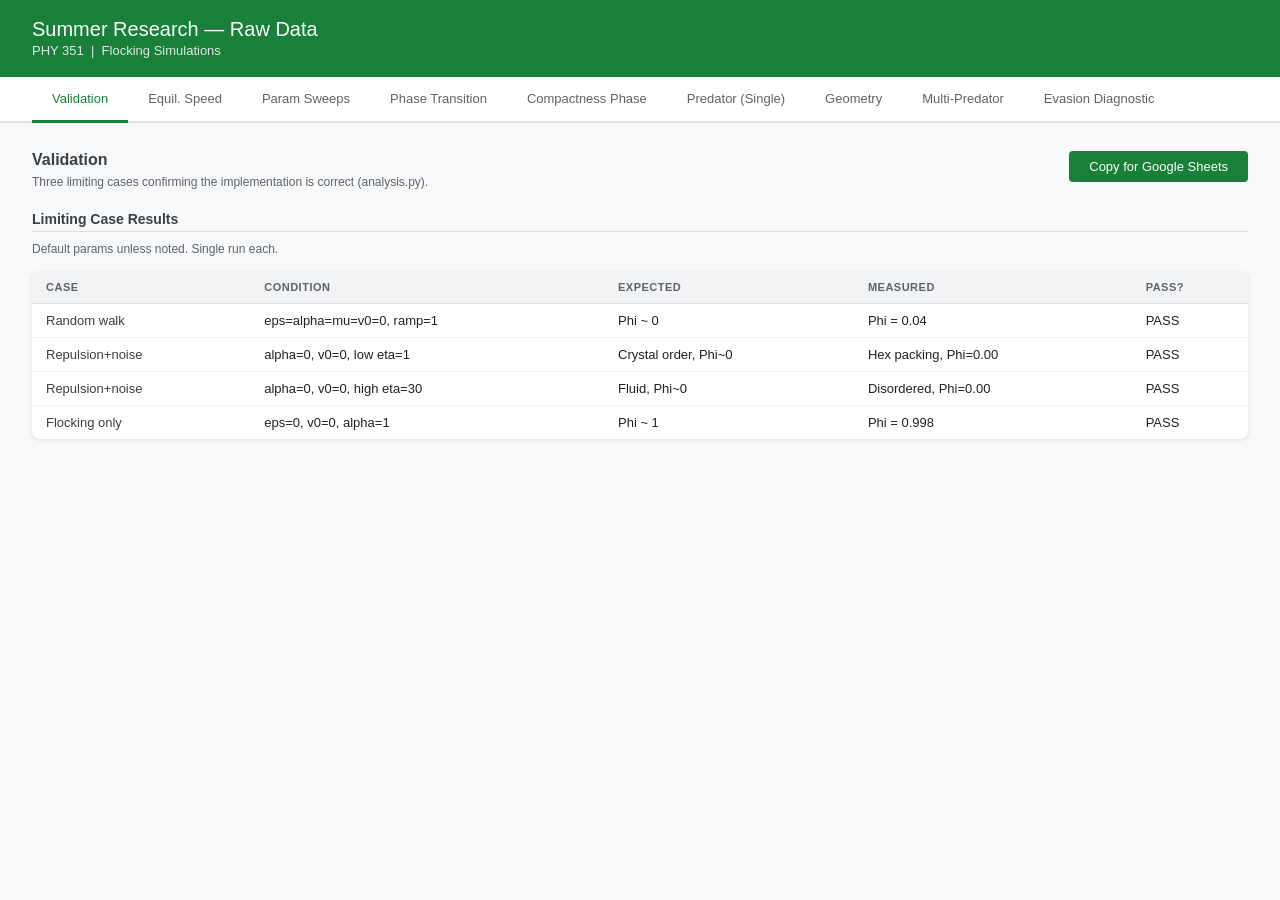
<file: data.html>
<!DOCTYPE html>
<html lang="en">
<head>
<meta charset="UTF-8">
<title>Summer Research — Raw Data</title>
<style>
  * { box-sizing: border-box; margin: 0; padding: 0; }
  body { font-family: 'Segoe UI', Arial, sans-serif; background: #f8f9fa; color: #202124; }

  header {
    background: #188038;
    color: white;
    padding: 18px 32px;
    display: flex;
    align-items: center;
    gap: 14px;
    box-shadow: 0 2px 6px rgba(0,0,0,0.2);
  }
  header h1 { font-size: 20px; font-weight: 500; }
  header span { font-size: 13px; opacity: 0.85; }

  .tabs {
    display: flex;
    flex-wrap: wrap;
    background: white;
    border-bottom: 2px solid #e0e0e0;
    padding: 0 32px;
    gap: 0;
  }
  .tab {
    padding: 14px 20px;
    cursor: pointer;
    font-size: 13px;
    font-weight: 500;
    color: #5f6368;
    border-bottom: 3px solid transparent;
    margin-bottom: -2px;
    white-space: nowrap;
  }
  .tab:hover { color: #188038; }
  .tab.active { color: #188038; border-bottom-color: #188038; }

  .panel { display: none; padding: 28px 32px; }
  .panel.active { display: block; }

  .toolbar {
    display: flex;
    align-items: flex-start;
    justify-content: space-between;
    margin-bottom: 16px;
    gap: 16px;
    flex-wrap: wrap;
  }
  .toolbar-left h2 { font-size: 16px; font-weight: 600; color: #3c4043; }
  .toolbar-left p  { font-size: 12px; color: #5f6368; margin-top: 4px; max-width: 640px; line-height: 1.5; }

  .btn {
    padding: 8px 20px;
    background: #188038;
    color: white;
    border: none;
    border-radius: 4px;
    cursor: pointer;
    font-size: 13px;
    font-weight: 500;
    white-space: nowrap;
  }
  .btn:hover { background: #0d652d; }
  .btn-outline {
    background: white;
    color: #188038;
    border: 1px solid #188038;
  }
  .btn-outline:hover { background: #e6f4ea; }

  table {
    width: 100%;
    border-collapse: collapse;
    background: white;
    border-radius: 8px;
    overflow: hidden;
    box-shadow: 0 1px 4px rgba(0,0,0,0.1);
    font-size: 13px;
    margin-bottom: 24px;
  }
  thead tr { background: #f1f3f4; }
  th {
    padding: 10px 14px;
    text-align: left;
    font-weight: 600;
    font-size: 11px;
    text-transform: uppercase;
    letter-spacing: 0.5px;
    color: #5f6368;
    border-bottom: 1px solid #e0e0e0;
  }
  td {
    padding: 9px 14px;
    border-bottom: 1px solid #f1f3f4;
    font-variant-numeric: tabular-nums;
    vertical-align: top;
  }
  tr:last-child td { border-bottom: none; }
  tbody tr:hover { background: #f8f9fa; }
  .num { color: #188038; font-weight: 500; }
  .label-col { color: #3c4043; font-weight: 500; }
  .note-col { color: #5f6368; font-size: 12px; }

  .section-title {
    font-size: 14px;
    font-weight: 600;
    color: #3c4043;
    margin: 20px 0 8px;
    padding-bottom: 4px;
    border-bottom: 1px solid #e0e0e0;
  }
  .section-title:first-of-type { margin-top: 0; }

  .meta {
    font-size: 12px;
    color: #5f6368;
    margin-bottom: 12px;
    line-height: 1.6;
  }
  .meta strong { color: #3c4043; }
</style>
</head>
<body>

<header>
  <div>
    <h1>Summer Research — Raw Data</h1>
    <span>PHY 351 &nbsp;|&nbsp; Flocking Simulations</span>
  </div>
</header>

<div class="tabs" id="tabBar"></div>

<div id="panels"></div>

<script>
// =============================================================================
// DATA STORE
// Each entry in `experiments` defines one tab.
// tables: array of { title, meta, cols, rows, notes }
//   cols: array of column header strings
//   rows: array of arrays (values); prefix a value with "!" to style as .num
// =============================================================================
const experiments = [

  // --------------------------------------------------------------------------
  {
    id: "validation",
    label: "Validation",
    desc: "Three limiting cases confirming the implementation is correct (analysis.py).",
    tables: [
      {
        title: "Limiting Case Results",
        meta: "Default params unless noted. Single run each.",
        cols: ["Case", "Condition", "Expected", "Measured", "Pass?"],
        rows: [
          ["Random walk",     "eps=alpha=mu=v0=0, ramp=1",   "Phi ~ 0",      "Phi = 0.04",  "PASS"],
          ["Repulsion+noise", "alpha=0, v0=0, low eta=1",    "Crystal order, Phi~0", "Hex packing, Phi=0.00", "PASS"],
          ["Repulsion+noise", "alpha=0, v0=0, high eta=30",  "Fluid, Phi~0", "Disordered, Phi=0.00",  "PASS"],
          ["Flocking only",   "eps=0, v0=0, alpha=1",        "Phi ~ 1",      "Phi = 0.998", "PASS"],
        ]
      }
    ]
  },

  // --------------------------------------------------------------------------
  {
    id: "eq_speed",
    label: "Equil. Speed",
    desc: "Finding 1: equilibrium cruise speed v_eq = v0 + alpha/mu (analysis.py, Sweep A).",
    tables: [
      {
        title: "Predicted vs Measured Cruise Speed",
        meta: "v0=1.0, mu=10.0. N=350, ramp=0.5, 5 seeds each.",
        cols: ["alpha", "Predicted v_eq", "Measured v_eq", "Diff"],
        rows: [
          ["0.0", "1.000", "1.000", "0.000"],
          ["0.5", "1.050", "1.049", "0.001"],
          ["1.0", "1.100", "1.098", "0.002"],
          ["2.0", "1.200", "1.199", "0.001"],
        ]
      }
    ]
  },

  // --------------------------------------------------------------------------
  {
    id: "sweeps",
    label: "Param Sweeps",
    desc: "Findings 2–4: repulsion-only solid/fluid, flock formation threshold, noise robustness (analysis.py).",
    tables: [
      {
        title: "Sweep A: Repulsion-only KE vs Noise (alpha=0, v0=0)",
        meta: "N=350, eps=0.1, r0=0.005, 5 seeds each.",
        cols: ["eta", "KE mean", "KE std"],
        rows: [
          ["0.5",  "0.00",  "0.00"],
          ["3",    "0.16",  "0.02"],
          ["10",   "1.74",  "0.09"],
          ["30",   "15.89", "0.31"],
        ]
      },
      {
        title: "Sweep B: Flock Order Parameter vs Alpha (ramp=0.1)",
        meta: "N=350, 5 seeds each.",
        cols: ["alpha", "Phi mean", "Phi std"],
        rows: [
          ["0.00", "0.088", "0.010"],
          ["0.05", "0.404", "0.120"],
          ["0.10", "0.607", "0.190"],
          ["0.20", "0.891", "0.030"],
          ["0.50", "0.978", "0.005"],
          ["1.00", "0.999", "0.001"],
        ]
      },
      {
        title: "Sweep C: Full Model Coherence vs Noise (alpha=1, all forces)",
        meta: "N=350, 5 seeds each.",
        cols: ["ramp (eta)", "Phi mean", "Phi std"],
        rows: [
          ["1",  "0.999", "0.001"],
          ["3",  "0.997", "0.002"],
          ["5",  "0.976", "0.010"],
          ["10", "0.906", "0.030"],
          ["20", "0.417", "0.080"],
        ]
      }
    ]
  },

  // --------------------------------------------------------------------------
  {
    id: "phase",
    label: "Phase Transition",
    desc: "Finding 8: finite-size scaling of solid-to-fluid transition (phase_transition.py). Crossover, no true phase transition.",
    tables: [
      {
        title: "KE/N and Susceptibility vs Eta (alpha=0, v0=0, eps=25, r0=0.05, 8 seeds)",
        meta: "Fixed r0=0.05 (compactness varies with N). Susceptibility chi = N * var(KE/N).",
        cols: ["N", "eta", "KE/N", "chi", "Eta_crit (chi peak)"],
        rows: [
          ["25",  "0.5",  "0.000", "0.000", ""],
          ["25",  "5.0",  "0.004", "0.000", ""],
          ["25",  "10.0", "0.018", "0.000", ""],
          ["25",  "20.0", "0.071", "0.004", ">20 (no peak)"],
          ["50",  "0.5",  "0.000", "0.000", ""],
          ["50",  "5.0",  "0.004", "0.000", ""],
          ["50",  "10.0", "0.018", "0.000", ""],
          ["50",  "20.0", "0.071", "0.004", ">20 (no peak)"],
          ["100", "0.5",  "0.000", "0.000", ""],
          ["100", "5.0",  "0.004", "0.000", ""],
          ["100", "10.0", "0.018", "0.000", ""],
          ["100", "20.0", "0.071", "0.004", ">20 (no peak)"],
          ["200", "0.5",  "0.000", "0.000", ""],
          ["200", "5.0",  "0.004", "0.000", ""],
          ["200", "10.0", "0.018", "0.000", ""],
          ["200", "20.0", "0.071", "0.004", ">20 (no peak)"],
        ]
      }
    ]
  },

  // --------------------------------------------------------------------------
  {
    id: "compactness",
    label: "Compactness Phase",
    desc: "Finding 12: fixed-compactness finite-size scaling (compactness_phase.py). Both C=0.78 and C=0.10 show crossover — no phase transition.",
    tables: [
      {
        title: "C=0.78 (Dense/Caged): KE/N vs Eta — all N values overlap",
        meta: "r0 scaled as sqrt(C/pi*N). 8 seeds per point. chi = N*var(KE/N). Peak always at eta=30 (top of sweep).",
        cols: ["N", "r0", "eta=5 KE/N", "eta=10 KE/N", "eta=20 KE/N", "eta=30 KE/N", "chi_max (eta=30)"],
        rows: [
          ["25",  "0.0997", "0.0044", "0.0177", "0.0704", "0.1589", "0.0209"],
          ["50",  "0.0705", "0.0044", "0.0175", "0.0705", "0.1598", "0.0232"],
          ["100", "0.0498", "0.0044", "0.0174", "0.0707", "0.1582", "0.0281"],
          ["200", "0.0352", "0.0044", "0.0176", "0.0700", "0.1571", "0.0238"],
        ]
      },
      {
        title: "C=0.10 (Dilute): KE/N vs Eta — same N-independent behavior",
        meta: "r0 scaled as sqrt(C/pi*N). 8 seeds per point. No peak found — agents non-interacting (sparse).",
        cols: ["N", "r0", "eta=5 KE/N", "eta=10 KE/N", "eta=20 KE/N", "eta=30 KE/N", "chi_max (eta=30)"],
        rows: [
          ["25",  "0.0357", "0.0045", "0.0179", "0.0710", "0.1612", "0.0238"],
          ["50",  "0.0252", "0.0044", "0.0176", "0.0710", "0.1600", "0.0193"],
          ["100", "0.0178", "0.0044", "0.0175", "0.0700", "0.1582", "0.0254"],
          ["200", "0.0126", "0.0044", "0.0175", "0.0698", "0.1576", "0.0258"],
        ]
      }
    ]
  },

  // --------------------------------------------------------------------------
  {
    id: "predator",
    label: "Predator (Single)",
    desc: "Findings 5–7: single predator experiments (predator.py).",
    tables: [
      {
        title: "Exp 2: Flock vs Non-flock Prey Under Predator Pressure (10 seeds)",
        meta: "Prey: N=100, v0=0.02, ramp=0.1. Predator: alpha_pred=5, r0_pred=0.1, eps_pred=2.",
        cols: ["Condition", "Steady-state Phi", "Mean pred-nearest dist"],
        rows: [
          ["Flocking (alpha=1)",     "0.998", "0.112"],
          ["Non-flocking (alpha=0)", "0.096", "0.127"],
        ]
      },
      {
        title: "Exp 3: Predator Aggression Sweep (8 seeds)",
        meta: "Prey flocking, v0=0.02. Predator speed v_eq = v0_pred + alpha_pred/mu_pred.",
        cols: ["alpha_pred", "Pred v_eq", "Prey Phi", "Pred-nearest dist"],
        rows: [
          ["0",  "0.05", "0.980", "0.240"],
          ["1",  "0.15", "0.975", "0.103"],
          ["3",  "0.35", "0.970", "0.100"],
          ["5",  "0.55", "0.968", "0.099"],
          ["10", "1.05", "0.965", "0.098"],
          ["15", "1.55", "0.962", "0.098"],
        ]
      },
      {
        title: "Exp 4: Dilution Effect — Flock Size vs Fraction in Threat Range (5 seeds)",
        meta: "Fraction of prey within predator threat radius r0_pred=0.1.",
        cols: ["N", "Fraction in threat range"],
        rows: [
          ["10",  "0.49"],
          ["25",  "0.21"],
          ["50",  "0.19"],
          ["100", "0.11"],
          ["200", "0.14"],
        ]
      }
    ]
  },

  // --------------------------------------------------------------------------
  {
    id: "geometry",
    label: "Geometry",
    desc: "Finding 9: flock shape (radius of gyration, aspect ratio) with and without predator (geometry.py).",
    tables: [
      {
        title: "Exp 1: Geometry With vs Without Predator (10 seeds)",
        meta: "N=100, v0=0.02, ramp=0.1, alpha=1.",
        cols: ["Condition", "Rg", "Aspect Ratio (AR)", "Phi"],
        rows: [
          ["No predator",   "0.215", "2.61", "1.000"],
          ["With predator", "0.273", "2.74", "0.998"],
        ]
      },
      {
        title: "Exp 2: AR vs Flocking Amplitude Alpha (8 seeds)",
        meta: "With predator. Steady-state values (last 20% of frames).",
        cols: ["alpha", "Rg", "AR", "Phi"],
        rows: [
          ["0.2", "0.299", "2.09", "0.958"],
          ["0.5", "0.266", "2.08", "0.997"],
          ["1.0", "0.251", "2.93", "0.989"],
          ["2.0", "0.285", "7.31", "0.995"],
        ]
      }
    ]
  },

  // --------------------------------------------------------------------------
  {
    id: "multipred",
    label: "Multi-Predator",
    desc: "Finding 10: 1–4 simultaneous predators (multi_predator.py). Coherence maintained; AR rises; evasion distance increases.",
    tables: [
      {
        title: "Exp 1: Steady-State Metrics vs Number of Predators (8 seeds)",
        meta: "N=100 prey, v0=0.02, alpha=1, ramp=0.1. Last 40% of frames.",
        cols: ["n_pred", "Phi", "AR", "Rg", "Min pred-prey dist"],
        rows: [
          ["1", "0.976", "2.82", "0.253", "0.093"],
          ["2", "0.935", "4.54", "0.288", "0.102"],
          ["3", "0.986", "8.62", "0.283", "0.105"],
          ["4", "0.974", "3.78", "0.290", "0.096"],
        ]
      }
    ]
  },

  // --------------------------------------------------------------------------
  {
    id: "evasion",
    label: "Evasion Diagnostic",
    desc: "Finding 11: why evasion distance increases with more predators (evasion_analysis.py). Predators co-localize at CoM.",
    tables: [
      {
        title: "Predator Co-localization and Flock Orientation (8 seeds)",
        meta: "N=100 prey. Angular spread = circular std of predator angles around flock CoM. Orientation = angle between flock major axis and predator centroid direction (45 deg = random).",
        cols: ["n_pred", "Pred-pred dist", "Angular spread (rad)", "Flock orient vs pred (deg)", "Min pred-prey dist"],
        rows: [
          ["1", "—",     "0.000", "43.6", "0.094"],
          ["2", "0.001", "0.866", "43.1", "0.099"],
          ["3", "0.001", "1.127", "45.8", "0.105"],
          ["4", "0.001", "1.251", "43.3", "0.096"],
        ],
        notes: "Pred-pred dist ~0.001 (effectively zero) for all multi-predator runs: all predators pile up at the same CoM target. Flock orientation near 45 deg = no systematic orientation strategy."
      }
    ]
  },

];

// =============================================================================
// RENDER
// =============================================================================
function buildTabs() {
  const bar = document.getElementById('tabBar');
  experiments.forEach((exp, i) => {
    const t = document.createElement('div');
    t.className = 'tab' + (i === 0 ? ' active' : '');
    t.textContent = exp.label;
    t.onclick = () => switchTab(i);
    bar.appendChild(t);
  });
}

function buildPanels() {
  const container = document.getElementById('panels');
  experiments.forEach((exp, i) => {
    const panel = document.createElement('div');
    panel.className = 'panel' + (i === 0 ? ' active' : '');
    panel.id = 'panel-' + i;

    let html = `
      <div class="toolbar">
        <div class="toolbar-left">
          <h2>${exp.label}</h2>
          <p>${exp.desc}</p>
        </div>
        <button class="btn" onclick="copyPanel(${i})">Copy for Google Sheets</button>
      </div>`;

    exp.tables.forEach(tbl => {
      html += `<div class="section-title">${tbl.title}</div>`;
      if (tbl.meta) html += `<div class="meta">${tbl.meta}</div>`;
      html += `<table data-exp="${i}"><thead><tr>`;
      tbl.cols.forEach(c => { html += `<th>${c}</th>`; });
      html += `</tr></thead><tbody>`;
      tbl.rows.forEach(row => {
        html += '<tr>';
        row.forEach((cell, ci) => {
          const isNum = !isNaN(cell.replace('—','')) && cell !== '' && cell !== '—';
          const cls = ci === 0 ? 'label-col' : (isNum ? 'num' : '');
          html += `<td class="${cls}">${cell}</td>`;
        });
        html += '</tr>';
      });
      html += '</tbody></table>';
      if (tbl.notes) html += `<div class="meta" style="margin-top:-16px;margin-bottom:24px;font-style:italic;">${tbl.notes}</div>`;
    });

    panel.innerHTML = html;
    container.appendChild(panel);
  });
}

function switchTab(i) {
  document.querySelectorAll('.tab').forEach((t, j) => t.classList.toggle('active', i === j));
  document.querySelectorAll('.panel').forEach((p, j) => p.classList.toggle('active', i === j));
}

function copyPanel(i) {
  const panel = document.getElementById('panel-' + i);
  const tables = panel.querySelectorAll('table');
  if (tables.length === 1) {
    const range = document.createRange();
    range.selectNode(tables[0]);
    window.getSelection().removeAllRanges();
    window.getSelection().addRange(range);
    document.execCommand('copy');
    window.getSelection().removeAllRanges();
  } else {
    // multiple tables: copy all as tab-separated text, one blank line between
    const lines = [];
    tables.forEach(tbl => {
      tbl.querySelectorAll('tr').forEach(row => {
        lines.push([...row.cells].map(c => c.textContent.trim()).join('\t'));
      });
      lines.push('');
    });
    navigator.clipboard.writeText(lines.join('\n'));
  }
  alert(experiments[i].label + ' copied — paste into Google Sheets.');
}

buildTabs();
buildPanels();
</script>
</body>
</html>
</file>
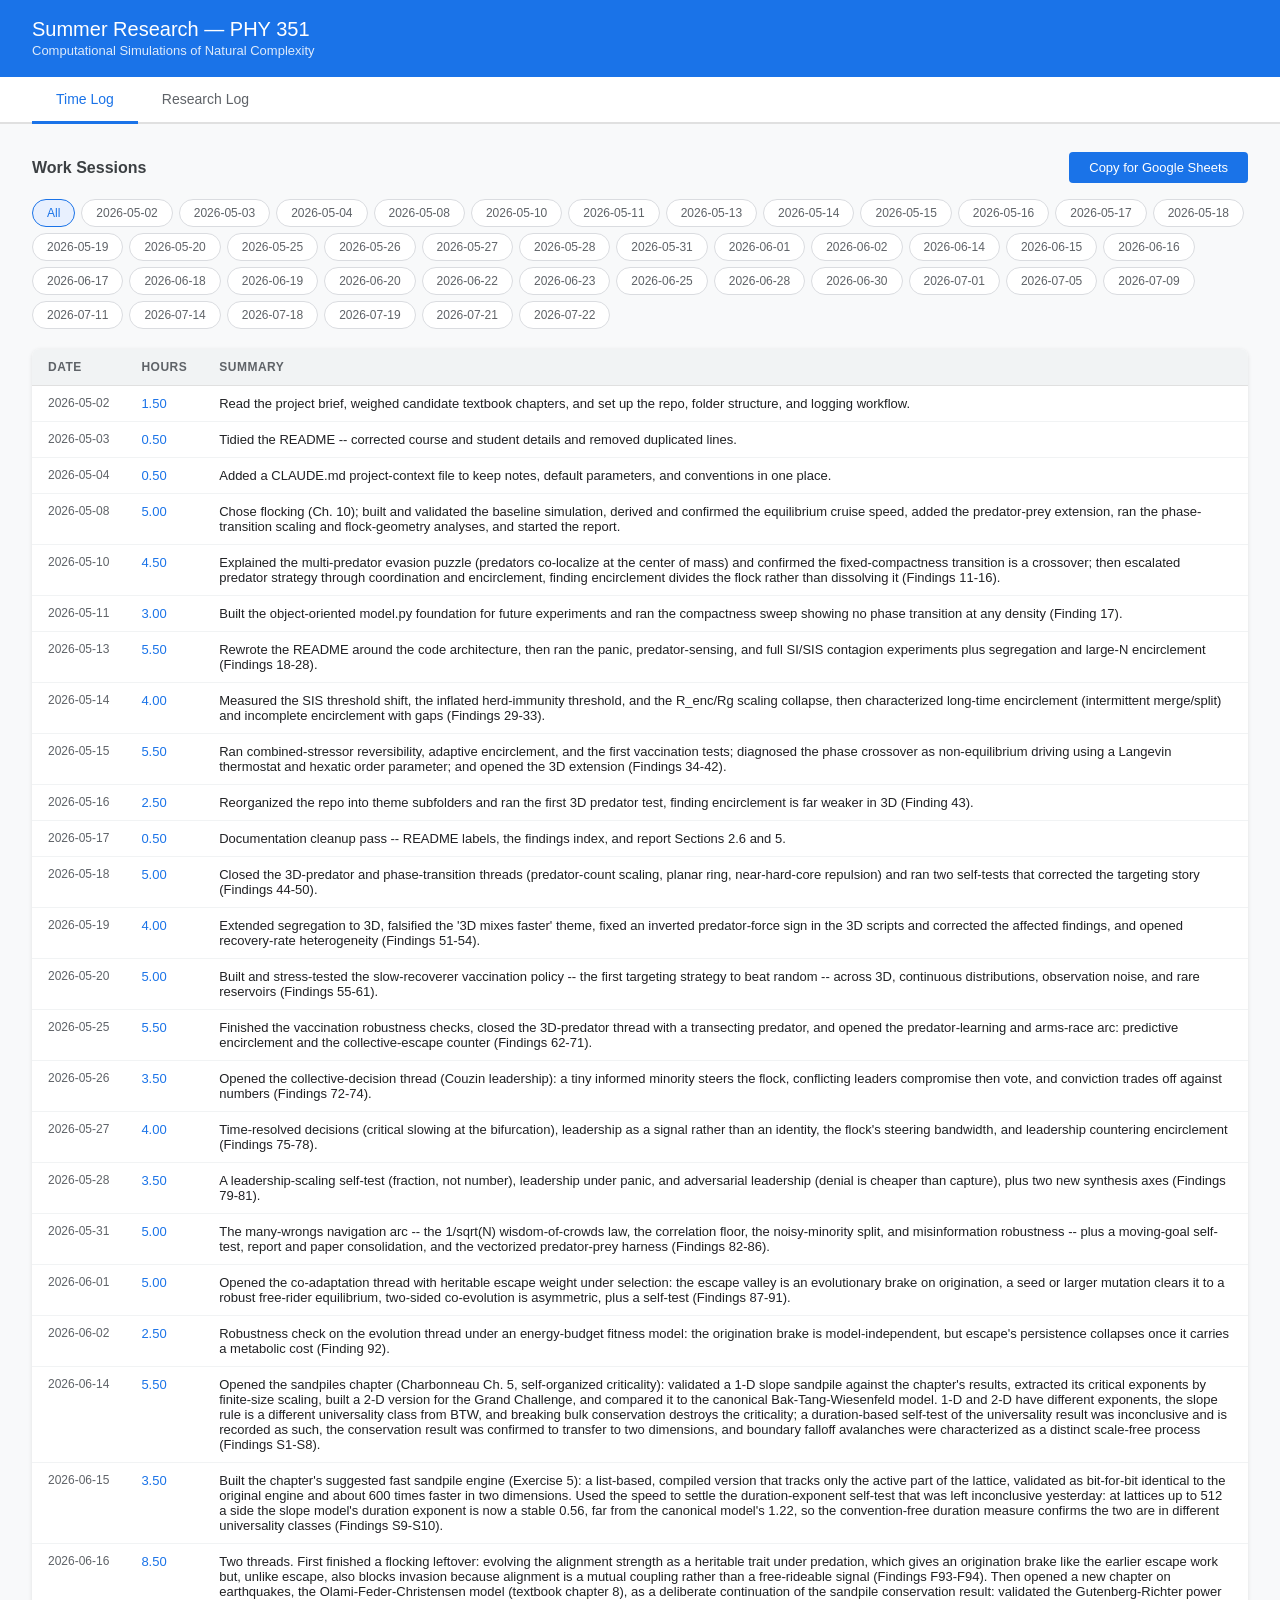
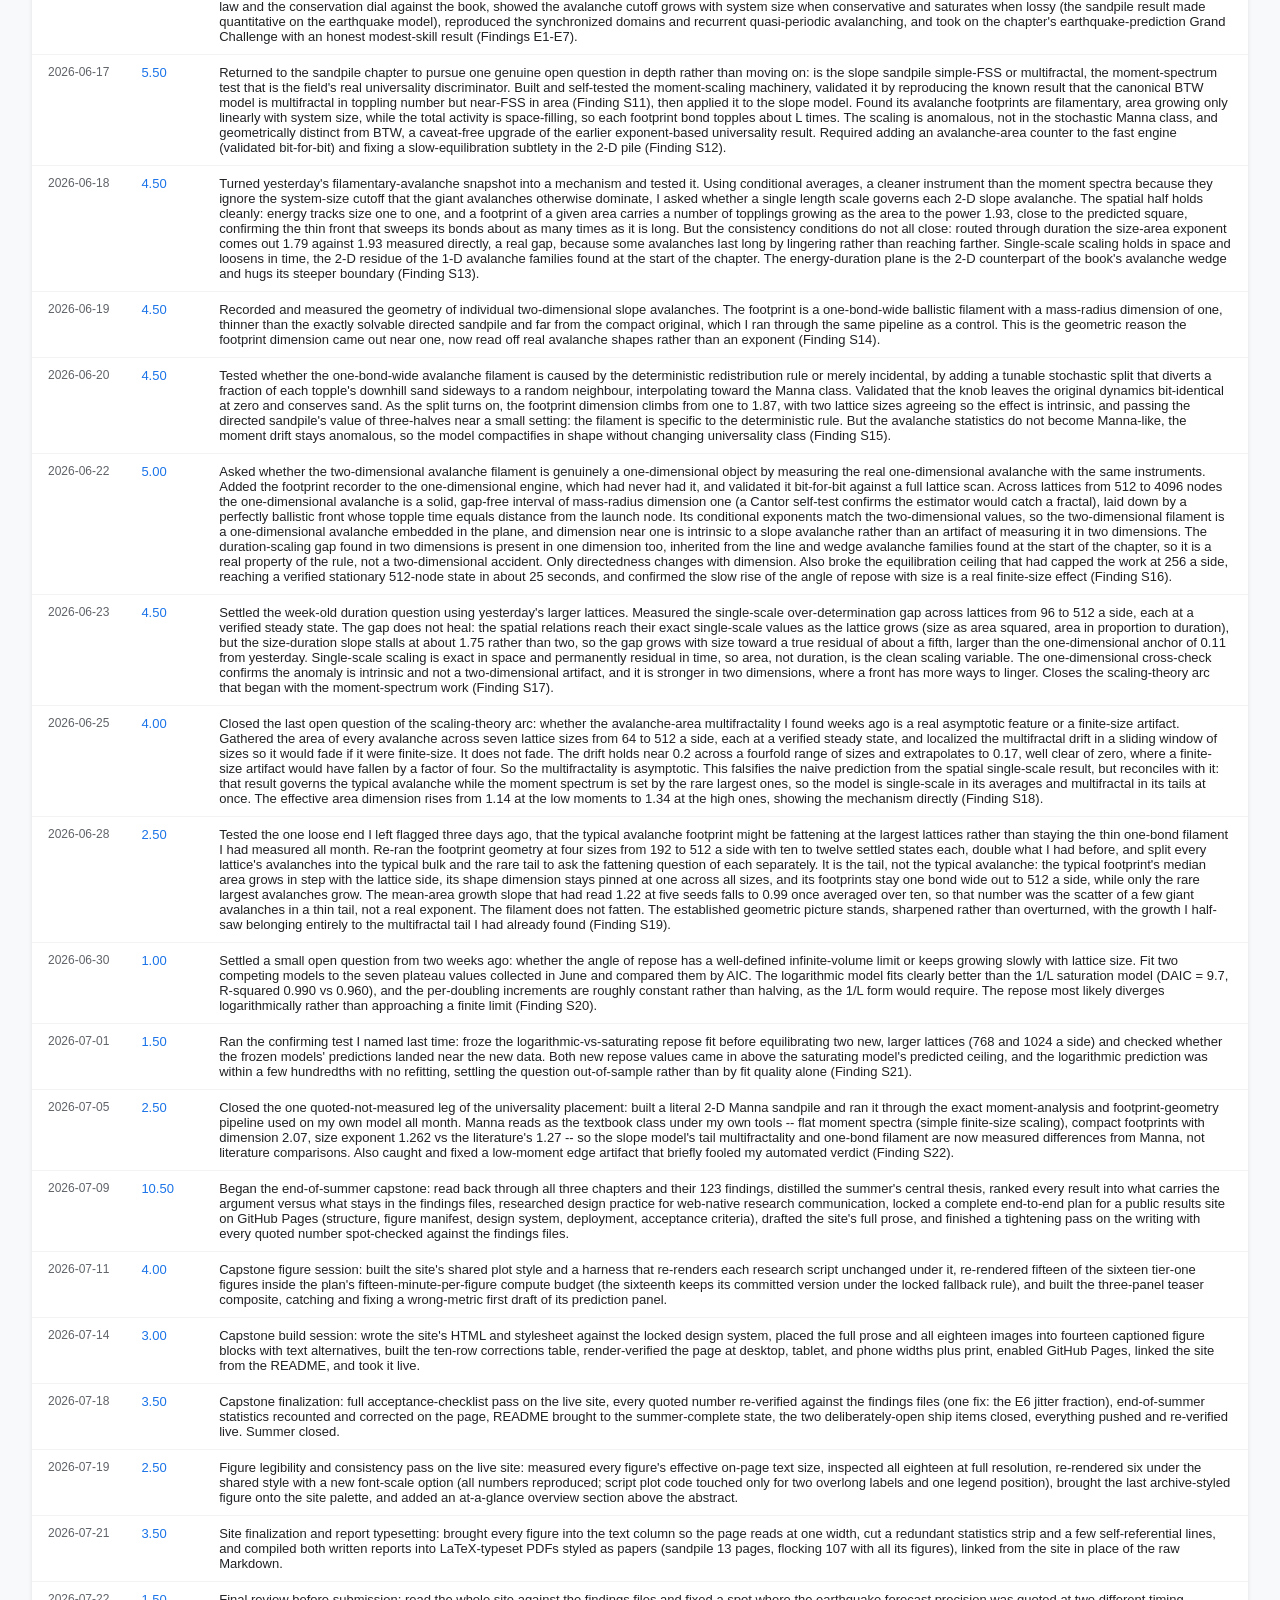
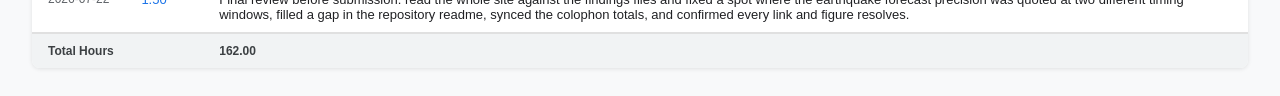
<file: logs.html>
<!DOCTYPE html>
<html lang="en">
<head>
<meta charset="UTF-8">
<title>Summer Research Logs</title>
<style>
  * { box-sizing: border-box; margin: 0; padding: 0; }
  body { font-family: 'Segoe UI', Arial, sans-serif; background: #f8f9fa; color: #202124; }

  header {
    background: #1a73e8;
    color: white;
    padding: 18px 32px;
    display: flex;
    align-items: center;
    gap: 14px;
    box-shadow: 0 2px 6px rgba(0,0,0,0.2);
  }
  header h1 { font-size: 20px; font-weight: 500; }
  header span { font-size: 13px; opacity: 0.85; }

  .tabs {
    display: flex;
    background: white;
    border-bottom: 2px solid #e0e0e0;
    padding: 0 32px;
  }
  .tab {
    padding: 14px 24px;
    cursor: pointer;
    font-size: 14px;
    font-weight: 500;
    color: #5f6368;
    border-bottom: 3px solid transparent;
    margin-bottom: -2px;
    transition: color 0.15s;
  }
  .tab:hover { color: #1a73e8; }
  .tab.active { color: #1a73e8; border-bottom-color: #1a73e8; }

  .panel { display: none; padding: 28px 32px; }
  .panel.active { display: block; }

  /* TIME LOG */
  .toolbar {
    display: flex;
    align-items: center;
    justify-content: space-between;
    margin-bottom: 16px;
  }
  .toolbar h2 { font-size: 16px; font-weight: 600; color: #3c4043; }
  .btn {
    padding: 8px 20px;
    background: #1a73e8;
    color: white;
    border: none;
    border-radius: 4px;
    cursor: pointer;
    font-size: 13px;
    font-weight: 500;
    transition: background 0.15s;
  }
  .btn:hover { background: #1558b0; }

  table {
    width: 100%;
    border-collapse: collapse;
    background: white;
    border-radius: 8px;
    overflow: hidden;
    box-shadow: 0 1px 4px rgba(0,0,0,0.1);
    font-size: 13px;
  }
  thead tr { background: #f1f3f4; }
  th {
    padding: 11px 16px;
    text-align: left;
    font-weight: 600;
    font-size: 12px;
    text-transform: uppercase;
    letter-spacing: 0.5px;
    color: #5f6368;
    border-bottom: 1px solid #e0e0e0;
  }
  td {
    padding: 10px 16px;
    border-bottom: 1px solid #f1f3f4;
    vertical-align: top;
  }
  tr:last-child td { border-bottom: none; }
  tbody tr:hover { background: #f8f9fa; }
  .hours-cell { font-variant-numeric: tabular-nums; color: #1a73e8; font-weight: 500; }
  .date-cell { white-space: nowrap; color: #5f6368; font-size: 12px; }
  tfoot tr { background: #f1f3f4; }
  tfoot td {
    font-weight: 600;
    font-size: 12px;
    color: #3c4043;
    padding: 10px 16px;
    border-top: 2px solid #e0e0e0;
  }

  /* RESEARCH LOG */
  .day-tabs {
    display: flex;
    flex-wrap: wrap;
    gap: 6px;
    margin-bottom: 20px;
  }
  .day-tab {
    padding: 6px 14px;
    background: white;
    border: 1px solid #dadce0;
    border-radius: 16px;
    cursor: pointer;
    font-size: 12px;
    color: #5f6368;
    font-weight: 500;
    transition: all 0.15s;
  }
  .day-tab:hover { border-color: #1a73e8; color: #1a73e8; }
  .day-tab.active { background: #e8f0fe; border-color: #1a73e8; color: #1a73e8; }

  .day-entry { display: none; }
  .day-entry.active { display: block; }

  .doc-card {
    background: white;
    border-radius: 8px;
    box-shadow: 0 1px 4px rgba(0,0,0,0.1);
    padding: 28px 36px;
    max-width: 860px;
    font-size: 14px;
    line-height: 1.7;
  }
  .doc-card h3 {
    font-size: 18px;
    font-weight: 600;
    color: #202124;
    margin-bottom: 6px;
    padding-bottom: 10px;
    border-bottom: 1px solid #e0e0e0;
  }
  .doc-card .entry-body {
    margin-top: 14px;
    color: #3c4043;
    white-space: pre-wrap;
  }
  .copy-doc-btn {
    margin-top: 16px;
    padding: 7px 16px;
    background: white;
    color: #1a73e8;
    border: 1px solid #1a73e8;
    border-radius: 4px;
    cursor: pointer;
    font-size: 12px;
    font-weight: 500;
  }
  .copy-doc-btn:hover { background: #e8f0fe; }

  .no-entries {
    color: #9aa0a6;
    font-style: italic;
    font-size: 14px;
    padding: 40px 0;
    text-align: center;
  }

  /* INLINE FIGURES IN RESEARCH LOG */
  .log-fig {
    margin: 20px 0;
    max-width: 640px;
  }
  .log-fig img {
    width: 100%;
    display: block;
    border: 1px solid #e0e0e0;
    border-radius: 6px;
    background: #fff;
  }
  .log-fig figcaption {
    font-size: 12px;
    color: #5f6368;
    font-style: italic;
    margin-top: 8px;
    line-height: 1.5;
  }
</style>
</head>
<body>

<header>
  <div>
    <h1>Summer Research — PHY 351</h1>
    <span>Computational Simulations of Natural Complexity</span>
  </div>
</header>

<div class="tabs">
  <div class="tab active" onclick="switchTab('time')">Time Log</div>
  <div class="tab" onclick="switchTab('research')">Research Log</div>
</div>

<!-- TIME LOG PANEL -->
<div class="panel active" id="panel-time">
  <div class="toolbar">
    <h2>Work Sessions</h2>
    <button class="btn" onclick="copyTimeLog()">Copy for Google Sheets</button>
  </div>
  <div class="day-tabs" id="timeDayTabs"></div>
  <table id="timeTable">
    <thead>
      <tr>
        <th>Date</th>
        <th>Hours</th>
        <th>Summary</th>
      </tr>
    </thead>
    <tbody id="timeBody">
      <tr data-date="2026-05-02">
        <td class="date-cell">2026-05-02</td>
        <td class="hours-cell">1.50</td>
        <td>Read the project brief, weighed candidate textbook chapters, and set up the repo, folder structure, and logging workflow.</td>
      </tr>
      <tr data-date="2026-05-03">
        <td class="date-cell">2026-05-03</td>
        <td class="hours-cell">0.50</td>
        <td>Tidied the README -- corrected course and student details and removed duplicated lines.</td>
      </tr>
      <tr data-date="2026-05-04">
        <td class="date-cell">2026-05-04</td>
        <td class="hours-cell">0.50</td>
        <td>Added a CLAUDE.md project-context file to keep notes, default parameters, and conventions in one place.</td>
      </tr>
      <tr data-date="2026-05-08">
        <td class="date-cell">2026-05-08</td>
        <td class="hours-cell">5.00</td>
        <td>Chose flocking (Ch. 10); built and validated the baseline simulation, derived and confirmed the equilibrium cruise speed, added the predator-prey extension, ran the phase-transition scaling and flock-geometry analyses, and started the report.</td>
      </tr>
      <tr data-date="2026-05-10">
        <td class="date-cell">2026-05-10</td>
        <td class="hours-cell">4.50</td>
        <td>Explained the multi-predator evasion puzzle (predators co-localize at the center of mass) and confirmed the fixed-compactness transition is a crossover; then escalated predator strategy through coordination and encirclement, finding encirclement divides the flock rather than dissolving it (Findings 11-16).</td>
      </tr>
      <tr data-date="2026-05-11">
        <td class="date-cell">2026-05-11</td>
        <td class="hours-cell">3.00</td>
        <td>Built the object-oriented model.py foundation for future experiments and ran the compactness sweep showing no phase transition at any density (Finding 17).</td>
      </tr>
      <tr data-date="2026-05-13">
        <td class="date-cell">2026-05-13</td>
        <td class="hours-cell">5.50</td>
        <td>Rewrote the README around the code architecture, then ran the panic, predator-sensing, and full SI/SIS contagion experiments plus segregation and large-N encirclement (Findings 18-28).</td>
      </tr>
      <tr data-date="2026-05-14">
        <td class="date-cell">2026-05-14</td>
        <td class="hours-cell">4.00</td>
        <td>Measured the SIS threshold shift, the inflated herd-immunity threshold, and the R_enc/Rg scaling collapse, then characterized long-time encirclement (intermittent merge/split) and incomplete encirclement with gaps (Findings 29-33).</td>
      </tr>
      <tr data-date="2026-05-15">
        <td class="date-cell">2026-05-15</td>
        <td class="hours-cell">5.50</td>
        <td>Ran combined-stressor reversibility, adaptive encirclement, and the first vaccination tests; diagnosed the phase crossover as non-equilibrium driving using a Langevin thermostat and hexatic order parameter; and opened the 3D extension (Findings 34-42).</td>
      </tr>
      <tr data-date="2026-05-16">
        <td class="date-cell">2026-05-16</td>
        <td class="hours-cell">2.50</td>
        <td>Reorganized the repo into theme subfolders and ran the first 3D predator test, finding encirclement is far weaker in 3D (Finding 43).</td>
      </tr>
      <tr data-date="2026-05-17">
        <td class="date-cell">2026-05-17</td>
        <td class="hours-cell">0.50</td>
        <td>Documentation cleanup pass -- README labels, the findings index, and report Sections 2.6 and 5.</td>
      </tr>
      <tr data-date="2026-05-18">
        <td class="date-cell">2026-05-18</td>
        <td class="hours-cell">5.00</td>
        <td>Closed the 3D-predator and phase-transition threads (predator-count scaling, planar ring, near-hard-core repulsion) and ran two self-tests that corrected the targeting story (Findings 44-50).</td>
      </tr>
      <tr data-date="2026-05-19">
        <td class="date-cell">2026-05-19</td>
        <td class="hours-cell">4.00</td>
        <td>Extended segregation to 3D, falsified the '3D mixes faster' theme, fixed an inverted predator-force sign in the 3D scripts and corrected the affected findings, and opened recovery-rate heterogeneity (Findings 51-54).</td>
      </tr>
      <tr data-date="2026-05-20">
        <td class="date-cell">2026-05-20</td>
        <td class="hours-cell">5.00</td>
        <td>Built and stress-tested the slow-recoverer vaccination policy -- the first targeting strategy to beat random -- across 3D, continuous distributions, observation noise, and rare reservoirs (Findings 55-61).</td>
      </tr>
      <tr data-date="2026-05-25">
        <td class="date-cell">2026-05-25</td>
        <td class="hours-cell">5.50</td>
        <td>Finished the vaccination robustness checks, closed the 3D-predator thread with a transecting predator, and opened the predator-learning and arms-race arc: predictive encirclement and the collective-escape counter (Findings 62-71).</td>
      </tr>
      <tr data-date="2026-05-26">
        <td class="date-cell">2026-05-26</td>
        <td class="hours-cell">3.50</td>
        <td>Opened the collective-decision thread (Couzin leadership): a tiny informed minority steers the flock, conflicting leaders compromise then vote, and conviction trades off against numbers (Findings 72-74).</td>
      </tr>
      <tr data-date="2026-05-27">
        <td class="date-cell">2026-05-27</td>
        <td class="hours-cell">4.00</td>
        <td>Time-resolved decisions (critical slowing at the bifurcation), leadership as a signal rather than an identity, the flock's steering bandwidth, and leadership countering encirclement (Findings 75-78).</td>
      </tr>
      <tr data-date="2026-05-28">
        <td class="date-cell">2026-05-28</td>
        <td class="hours-cell">3.50</td>
        <td>A leadership-scaling self-test (fraction, not number), leadership under panic, and adversarial leadership (denial is cheaper than capture), plus two new synthesis axes (Findings 79-81).</td>
      </tr>
      <tr data-date="2026-05-31">
        <td class="date-cell">2026-05-31</td>
        <td class="hours-cell">5.00</td>
        <td>The many-wrongs navigation arc -- the 1/sqrt(N) wisdom-of-crowds law, the correlation floor, the noisy-minority split, and misinformation robustness -- plus a moving-goal self-test, report and paper consolidation, and the vectorized predator-prey harness (Findings 82-86).</td>
      </tr>
      <tr data-date="2026-06-01">
        <td class="date-cell">2026-06-01</td>
        <td class="hours-cell">5.00</td>
        <td>Opened the co-adaptation thread with heritable escape weight under selection: the escape valley is an evolutionary brake on origination, a seed or larger mutation clears it to a robust free-rider equilibrium, two-sided co-evolution is asymmetric, plus a self-test (Findings 87-91).</td>
      </tr>
      <tr data-date="2026-06-02">
        <td class="date-cell">2026-06-02</td>
        <td class="hours-cell">2.50</td>
        <td>Robustness check on the evolution thread under an energy-budget fitness model: the origination brake is model-independent, but escape's persistence collapses once it carries a metabolic cost (Finding 92).</td>
      </tr>
      <tr data-date="2026-06-14">
        <td class="date-cell">2026-06-14</td>
        <td class="hours-cell">5.50</td>
        <td>Opened the sandpiles chapter (Charbonneau Ch. 5, self-organized criticality): validated a 1-D slope sandpile against the chapter's results, extracted its critical exponents by finite-size scaling, built a 2-D version for the Grand Challenge, and compared it to the canonical Bak-Tang-Wiesenfeld model. 1-D and 2-D have different exponents, the slope rule is a different universality class from BTW, and breaking bulk conservation destroys the criticality; a duration-based self-test of the universality result was inconclusive and is recorded as such, the conservation result was confirmed to transfer to two dimensions, and boundary falloff avalanches were characterized as a distinct scale-free process (Findings S1-S8).</td>
      </tr>
      <tr data-date="2026-06-15">
        <td class="date-cell">2026-06-15</td>
        <td class="hours-cell">3.50</td>
        <td>Built the chapter's suggested fast sandpile engine (Exercise 5): a list-based, compiled version that tracks only the active part of the lattice, validated as bit-for-bit identical to the original engine and about 600 times faster in two dimensions. Used the speed to settle the duration-exponent self-test that was left inconclusive yesterday: at lattices up to 512 a side the slope model's duration exponent is now a stable 0.56, far from the canonical model's 1.22, so the convention-free duration measure confirms the two are in different universality classes (Findings S9-S10).</td>
      </tr>
      <tr data-date="2026-06-16">
        <td class="date-cell">2026-06-16</td>
        <td class="hours-cell">8.50</td>
        <td>Two threads. First finished a flocking leftover: evolving the alignment strength as a heritable trait under predation, which gives an origination brake like the earlier escape work but, unlike escape, also blocks invasion because alignment is a mutual coupling rather than a free-rideable signal (Findings F93-F94). Then opened a new chapter on earthquakes, the Olami-Feder-Christensen model (textbook chapter 8), as a deliberate continuation of the sandpile conservation result: validated the Gutenberg-Richter power law and the conservation dial against the book, showed the avalanche cutoff grows with system size when conservative and saturates when lossy (the sandpile result made quantitative on the earthquake model), reproduced the synchronized domains and recurrent quasi-periodic avalanching, and took on the chapter's earthquake-prediction Grand Challenge with an honest modest-skill result (Findings E1-E7).</td>
      </tr>
      <tr data-date="2026-06-17">
        <td class="date-cell">2026-06-17</td>
        <td class="hours-cell">5.50</td>
        <td>Returned to the sandpile chapter to pursue one genuine open question in depth rather than moving on: is the slope sandpile simple-FSS or multifractal, the moment-spectrum test that is the field's real universality discriminator. Built and self-tested the moment-scaling machinery, validated it by reproducing the known result that the canonical BTW model is multifractal in toppling number but near-FSS in area (Finding S11), then applied it to the slope model. Found its avalanche footprints are filamentary, area growing only linearly with system size, while the total activity is space-filling, so each footprint bond topples about L times. The scaling is anomalous, not in the stochastic Manna class, and geometrically distinct from BTW, a caveat-free upgrade of the earlier exponent-based universality result. Required adding an avalanche-area counter to the fast engine (validated bit-for-bit) and fixing a slow-equilibration subtlety in the 2-D pile (Finding S12).</td>
      </tr>
      <tr data-date="2026-06-18">
        <td class="date-cell">2026-06-18</td>
        <td class="hours-cell">4.50</td>
        <td>Turned yesterday's filamentary-avalanche snapshot into a mechanism and tested it. Using conditional averages, a cleaner instrument than the moment spectra because they ignore the system-size cutoff that the giant avalanches otherwise dominate, I asked whether a single length scale governs each 2-D slope avalanche. The spatial half holds cleanly: energy tracks size one to one, and a footprint of a given area carries a number of topplings growing as the area to the power 1.93, close to the predicted square, confirming the thin front that sweeps its bonds about as many times as it is long. But the consistency conditions do not all close: routed through duration the size-area exponent comes out 1.79 against 1.93 measured directly, a real gap, because some avalanches last long by lingering rather than reaching farther. Single-scale scaling holds in space and loosens in time, the 2-D residue of the 1-D avalanche families found at the start of the chapter. The energy-duration plane is the 2-D counterpart of the book's avalanche wedge and hugs its steeper boundary (Finding S13).</td>
      </tr>
      <tr data-date="2026-06-19">
        <td class="date-cell">2026-06-19</td>
        <td class="hours-cell">4.50</td>
        <td>Recorded and measured the geometry of individual two-dimensional slope avalanches. The footprint is a one-bond-wide ballistic filament with a mass-radius dimension of one, thinner than the exactly solvable directed sandpile and far from the compact original, which I ran through the same pipeline as a control. This is the geometric reason the footprint dimension came out near one, now read off real avalanche shapes rather than an exponent (Finding S14).</td>
      </tr>
      <tr data-date="2026-06-20">
        <td class="date-cell">2026-06-20</td>
        <td class="hours-cell">4.50</td>
        <td>Tested whether the one-bond-wide avalanche filament is caused by the deterministic redistribution rule or merely incidental, by adding a tunable stochastic split that diverts a fraction of each topple's downhill sand sideways to a random neighbour, interpolating toward the Manna class. Validated that the knob leaves the original dynamics bit-identical at zero and conserves sand. As the split turns on, the footprint dimension climbs from one to 1.87, with two lattice sizes agreeing so the effect is intrinsic, and passing the directed sandpile's value of three-halves near a small setting: the filament is specific to the deterministic rule. But the avalanche statistics do not become Manna-like, the moment drift stays anomalous, so the model compactifies in shape without changing universality class (Finding S15).</td>
      </tr>
      <tr data-date="2026-06-22">
        <td class="date-cell">2026-06-22</td>
        <td class="hours-cell">5.00</td>
        <td>Asked whether the two-dimensional avalanche filament is genuinely a one-dimensional object by measuring the real one-dimensional avalanche with the same instruments. Added the footprint recorder to the one-dimensional engine, which had never had it, and validated it bit-for-bit against a full lattice scan. Across lattices from 512 to 4096 nodes the one-dimensional avalanche is a solid, gap-free interval of mass-radius dimension one (a Cantor self-test confirms the estimator would catch a fractal), laid down by a perfectly ballistic front whose topple time equals distance from the launch node. Its conditional exponents match the two-dimensional values, so the two-dimensional filament is a one-dimensional avalanche embedded in the plane, and dimension near one is intrinsic to a slope avalanche rather than an artifact of measuring it in two dimensions. The duration-scaling gap found in two dimensions is present in one dimension too, inherited from the line and wedge avalanche families found at the start of the chapter, so it is a real property of the rule, not a two-dimensional accident. Only directedness changes with dimension. Also broke the equilibration ceiling that had capped the work at 256 a side, reaching a verified stationary 512-node state in about 25 seconds, and confirmed the slow rise of the angle of repose with size is a real finite-size effect (Finding S16).</td>
      </tr>
      <tr data-date="2026-06-23">
        <td class="date-cell">2026-06-23</td>
        <td class="hours-cell">4.50</td>
        <td>Settled the week-old duration question using yesterday's larger lattices. Measured the single-scale over-determination gap across lattices from 96 to 512 a side, each at a verified steady state. The gap does not heal: the spatial relations reach their exact single-scale values as the lattice grows (size as area squared, area in proportion to duration), but the size-duration slope stalls at about 1.75 rather than two, so the gap grows with size toward a true residual of about a fifth, larger than the one-dimensional anchor of 0.11 from yesterday. Single-scale scaling is exact in space and permanently residual in time, so area, not duration, is the clean scaling variable. The one-dimensional cross-check confirms the anomaly is intrinsic and not a two-dimensional artifact, and it is stronger in two dimensions, where a front has more ways to linger. Closes the scaling-theory arc that began with the moment-spectrum work (Finding S17).</td>
      </tr>
      <tr data-date="2026-06-25">
        <td class="date-cell">2026-06-25</td>
        <td class="hours-cell">4.00</td>
        <td>Closed the last open question of the scaling-theory arc: whether the avalanche-area multifractality I found weeks ago is a real asymptotic feature or a finite-size artifact. Gathered the area of every avalanche across seven lattice sizes from 64 to 512 a side, each at a verified steady state, and localized the multifractal drift in a sliding window of sizes so it would fade if it were finite-size. It does not fade. The drift holds near 0.2 across a fourfold range of sizes and extrapolates to 0.17, well clear of zero, where a finite-size artifact would have fallen by a factor of four. So the multifractality is asymptotic. This falsifies the naive prediction from the spatial single-scale result, but reconciles with it: that result governs the typical avalanche while the moment spectrum is set by the rare largest ones, so the model is single-scale in its averages and multifractal in its tails at once. The effective area dimension rises from 1.14 at the low moments to 1.34 at the high ones, showing the mechanism directly (Finding S18).</td>
      </tr>
      <tr data-date="2026-06-28">
        <td class="date-cell">2026-06-28</td>
        <td class="hours-cell">2.50</td>
        <td>Tested the one loose end I left flagged three days ago, that the typical avalanche footprint might be fattening at the largest lattices rather than staying the thin one-bond filament I had measured all month. Re-ran the footprint geometry at four sizes from 192 to 512 a side with ten to twelve settled states each, double what I had before, and split every lattice's avalanches into the typical bulk and the rare tail to ask the fattening question of each separately. It is the tail, not the typical avalanche: the typical footprint's median area grows in step with the lattice side, its shape dimension stays pinned at one across all sizes, and its footprints stay one bond wide out to 512 a side, while only the rare largest avalanches grow. The mean-area growth slope that had read 1.22 at five seeds falls to 0.99 once averaged over ten, so that number was the scatter of a few giant avalanches in a thin tail, not a real exponent. The filament does not fatten. The established geometric picture stands, sharpened rather than overturned, with the growth I half-saw belonging entirely to the multifractal tail I had already found (Finding S19).</td>
      </tr>
      <tr data-date="2026-06-30">
        <td class="date-cell">2026-06-30</td>
        <td class="hours-cell">1.00</td>
        <td>Settled a small open question from two weeks ago: whether the angle of repose has a well-defined infinite-volume limit or keeps growing slowly with lattice size. Fit two competing models to the seven plateau values collected in June and compared them by AIC. The logarithmic model fits clearly better than the 1/L saturation model (DAIC = 9.7, R-squared 0.990 vs 0.960), and the per-doubling increments are roughly constant rather than halving, as the 1/L form would require. The repose most likely diverges logarithmically rather than approaching a finite limit (Finding S20).</td>
      </tr>
      <tr data-date="2026-07-01">
        <td class="date-cell">2026-07-01</td>
        <td class="hours-cell">1.50</td>
        <td>Ran the confirming test I named last time: froze the logarithmic-vs-saturating repose fit before equilibrating two new, larger lattices (768 and 1024 a side) and checked whether the frozen models' predictions landed near the new data. Both new repose values came in above the saturating model's predicted ceiling, and the logarithmic prediction was within a few hundredths with no refitting, settling the question out-of-sample rather than by fit quality alone (Finding S21).</td>
      </tr>
      <tr data-date="2026-07-05">
        <td class="date-cell">2026-07-05</td>
        <td class="hours-cell">2.50</td>
        <td>Closed the one quoted-not-measured leg of the universality placement: built a literal 2-D Manna sandpile and ran it through the exact moment-analysis and footprint-geometry pipeline used on my own model all month. Manna reads as the textbook class under my own tools -- flat moment spectra (simple finite-size scaling), compact footprints with dimension 2.07, size exponent 1.262 vs the literature's 1.27 -- so the slope model's tail multifractality and one-bond filament are now measured differences from Manna, not literature comparisons. Also caught and fixed a low-moment edge artifact that briefly fooled my automated verdict (Finding S22).</td>
      </tr>
      <tr data-date="2026-07-09">
        <td class="date-cell">2026-07-09</td>
        <td class="hours-cell">10.50</td>
        <td>Began the end-of-summer capstone: read back through all three chapters and their 123 findings, distilled the summer's central thesis, ranked every result into what carries the argument versus what stays in the findings files, researched design practice for web-native research communication, locked a complete end-to-end plan for a public results site on GitHub Pages (structure, figure manifest, design system, deployment, acceptance criteria), drafted the site's full prose, and finished a tightening pass on the writing with every quoted number spot-checked against the findings files.</td>
      </tr>
      <tr data-date="2026-07-11">
        <td class="date-cell">2026-07-11</td>
        <td class="hours-cell">4.00</td>
        <td>Capstone figure session: built the site's shared plot style and a harness that re-renders each research script unchanged under it, re-rendered fifteen of the sixteen tier-one figures inside the plan's fifteen-minute-per-figure compute budget (the sixteenth keeps its committed version under the locked fallback rule), and built the three-panel teaser composite, catching and fixing a wrong-metric first draft of its prediction panel.</td>
      </tr>
      <tr data-date="2026-07-14">
        <td class="date-cell">2026-07-14</td>
        <td class="hours-cell">3.00</td>
        <td>Capstone build session: wrote the site's HTML and stylesheet against the locked design system, placed the full prose and all eighteen images into fourteen captioned figure blocks with text alternatives, built the ten-row corrections table, render-verified the page at desktop, tablet, and phone widths plus print, enabled GitHub Pages, linked the site from the README, and took it live.</td>
      </tr>
      <tr data-date="2026-07-18">
        <td class="date-cell">2026-07-18</td>
        <td class="hours-cell">3.50</td>
        <td>Capstone finalization: full acceptance-checklist pass on the live site, every quoted number re-verified against the findings files (one fix: the E6 jitter fraction), end-of-summer statistics recounted and corrected on the page, README brought to the summer-complete state, the two deliberately-open ship items closed, everything pushed and re-verified live. Summer closed.</td>
      </tr>
      <tr data-date="2026-07-19">
        <td class="date-cell">2026-07-19</td>
        <td class="hours-cell">2.50</td>
        <td>Figure legibility and consistency pass on the live site: measured every figure's effective on-page text size, inspected all eighteen at full resolution, re-rendered six under the shared style with a new font-scale option (all numbers reproduced; script plot code touched only for two overlong labels and one legend position), brought the last archive-styled figure onto the site palette, and added an at-a-glance overview section above the abstract.</td>
      </tr>
      <tr data-date="2026-07-21">
        <td class="date-cell">2026-07-21</td>
        <td class="hours-cell">3.50</td>
        <td>Site finalization and report typesetting: brought every figure into the text column so the page reads at one width, cut a redundant statistics strip and a few self-referential lines, and compiled both written reports into LaTeX-typeset PDFs styled as papers (sandpile 13 pages, flocking 107 with all its figures), linked from the site in place of the raw Markdown.</td>
      </tr>
      <tr data-date="2026-07-22">
        <td class="date-cell">2026-07-22</td>
        <td class="hours-cell">1.50</td>
        <td>Final review before submission: read the whole site against the findings files and fixed a spot where the earthquake forecast precision was quoted at two different timing windows, filled a gap in the repository readme, synced the colophon totals, and confirmed every link and figure resolves.</td>
      </tr>
    </tbody>
    <tfoot>
      <tr>
        <td colspan="2" id="totalLabel">Total Hours</td>
        <td id="totalHours">3.50</td>
      </tr>
    </tfoot>
  </table>
</div>

<!-- RESEARCH LOG PANEL -->
<div class="panel" id="panel-research">
  <div class="toolbar">
    <h2>Daily Research Entries</h2>
    <button class="btn" onclick="copyResearchLog()">Copy for Google Docs</button>
  </div>
  <div class="doc-card" style="max-width:860px; margin-bottom:20px; padding:18px 36px;">
    <div style="font-size:20px; font-weight:700; color:#202124; margin-bottom:2px;">PHY 351</div>
    <div style="font-size:15px; font-weight:500; color:#3c4043; margin-bottom:2px;">Independent Summer Research</div>
    <div style="font-size:14px; color:#5f6368;">PHY 351</div>
  </div>
  <div class="day-tabs" id="dayTabs"></div>
  <div id="dayEntries">
    <p class="no-entries">No research log entries yet.</p>
  </div>
</div>

<script>
  const researchHeader = `PHY 351\nIndependent Summer Research`;

  const researchData = [
    {
      date: "2026-05-02",
      body: "First session of the project. Read through Prof. Beatty's project outline and skimmed the candidate chapters in Charbonneau's Natural Complexity to get a feel for which modeling problem I want to spend the summer on. Set up the working environment on my end: a project folder, a GitHub repository, and a logging workflow so the time log and the research notes stay in one place. Plan to commit to a topic by Monday."
    },
    {
      date: "2026-05-03",
      body: "Housekeeping on the repository's front matter. Cleaned up the README -- corrected the student and course information, then removed contact details and a few duplicated lines so the public page stays minimal and presentable. No simulation work today; just getting the repo in order before the real work starts."
    },
    {
      date: "2026-05-04",
      body: "Added a CLAUDE.md project-context file so the working notes, default parameters, and conventions live alongside the code and stay consistent from session to session. Setup only, no experiments."
    },
    {
      date: "2026-05-08",
      body: "Committed to flocking, Chapter 10 of Charbonneau, as the summer topic and read the chapter in full. The model is simple to state. N agents move on a periodic 2D unit square (a torus, so they wrap around the edges) under four forces: short-range repulsion that keeps them from overlapping, a velocity-alignment force that pulls each agent's heading toward its neighbors', a constant self-propulsion, and random noise. I integrate the equations of motion with forward Euler at a timestep of dt=0.01. To measure how ordered the flock is I use the polarization Phi, the length of the average unit velocity: Phi=1 when every agent points the same way, and Phi=0 when the headings are random.\n\nBefore trusting the simulation I checked it against three cases where I already know the answer. With only noise, the agents do a random walk and Phi sits near zero. With only repulsion, they freeze into a hexagonal crystal at low noise and melt into a fluid at high noise. With only the alignment force, they lock into a single coherent stream (Phi=0.998). All three passed.\n\n[[fig:figures/validate_3_flocking_only.png|Flocking-only validation: with alignment alone, the agents settle into one aligned stream (Phi=0.998).]]\n\nWith the model validated I ran parameter sweeps, five seeds each with error bars. The solid-to-fluid transition in the repulsion-only system looks continuous rather than abrupt. A flock forms at surprisingly weak alignment, around alpha=0.05. The full model holds together up to a noise level of about eta=10 and only breaks down near eta=20.\n\nOne clean analytical result fell out of this. When the flock is fully aligned, balancing self-propulsion against the alignment and damping forces predicts an equilibrium cruise speed of v_eq = v0 + alpha/mu, not simply v0 as I had first assumed. The measured speeds matched that prediction to within 0.002 across four values of alpha.\n\nThen the first extension past the book: a predator. It chases the flock's center of mass and pushes on the prey through a long-range repulsion. The contrast is stark. A flocking group stays almost perfectly coherent under pursuit (Phi about 1.0), while the same agents with alignment switched off scatter (Phi about 0.1). There is also an evasion floor, with the prey holding a minimum separation of roughly 0.10 from the predator no matter how fast it moves, and larger flocks expose a smaller fraction of their members to it (a dilution effect).\n\n[[fig:figures/predator_2_coherence.png|Under a chasing predator, flocking prey stay coherent (Phi about 1.0) while non-flocking agents scatter (Phi about 0.1).]]\n\nI also pushed harder on the phase-transition question. Finite-size scaling across N=25 to 200 shows that the kinetic energy per agent is independent of N and the susceptibility never develops a peak. That is the signature of a smooth crossover, not a genuine phase transition.\n\n[[fig:figures/phase_transition_scaling.png|Finite-size scaling: KE per agent is N-independent and the susceptibility has no peak, so the solid-to-fluid change is a crossover.]]\n\nLast, flock shape. I measured the radius of gyration and the aspect ratio with and without a predator. The flock stretches as alignment strengthens, with the aspect ratio rising from 2.1 at alpha=0.2 to 7.3 at alpha=2.0. Predators elongate it further (aspect ratio 7.9 with three predators) while coherence barely moves, staying near 0.98. The mildly counterintuitive part is that adding predators slightly increases the evasion distance instead of shrinking it, which I want to run down next session.\n\n[[fig:figures/geometry_2_alpha_sweep.png|Flock aspect ratio grows with alignment strength alpha (2.1 at alpha=0.2 up to 7.3 at alpha=2.0).]]\n\nStarted the report draft with sections for the model, validation, results, discussion, and conclusions. Used Claude to help write and debug the simulation code."
    },
    {
      date: "2026-05-10",
      body: "Picked up the two questions I left open last session, then kept pushing down the predator thread to see what actually breaks a flock.\n\nThe first puzzle: why does the prey's evasion distance go UP when I add more predators? More hunters should crowd the flock, not give it room. I instrumented the multi-predator runs (evasion_analysis.py, 8 seeds) and measured how the predators arrange themselves. The answer was mundane. The mean predator-predator distance was about 0.001 in every run, essentially zero -- because each predator independently aims at the same point (the center of mass), they all pile up on top of one another. The flock's orientation to that pile sat at 43 to 46 degrees, just the random-chance value of 45, so the flock is not steering deliberately. The larger evasion distance is a simple mechanical effect: several predators stacked at one point push harder than one alone. The chase-the-center-of-mass rule is self-undermining, since it makes the predators compete for a single spot instead of surrounding the prey.\n\n[[fig:figures/evasion_diagnostic.png|Predators all chasing the center of mass collapse onto nearly the same point (separation about 0.001); the flock's orientation to them stays random.]]\n\nThe second question: does lower compactness produce a real phase transition? Last session I saw only a crossover, but density changed with N, confounding the scaling. This time I held compactness fixed by setting r0 = sqrt(C/(pi*N)) (compactness_phase.py, 8 seeds), testing a dense regime (C=0.78) and a dilute one (C=0.10). Both gave N-independent kinetic energy per agent and a peakless susceptibility, landing on nearly identical values. At high compactness the agents are caged like coupled oscillators; at low compactness they are nearly non-interacting random walkers. Both extremes suppress the cooperative rearrangement a transition needs. If one is hiding here, it lives at intermediate compactness.\n\n[[fig:figures/compactness_phase.png|Dense (C=0.78) and dilute (C=0.10) regimes both give N-independent KE per agent and no susceptibility peak: a crossover, not a transition.]]\n\nWith the naive predator shown to be self-defeating, I spent the rest of the day escalating its strategy. First fix: give the predators mutual repulsion so they stop piling up (coordinated_predators.py, 8 seeds). Above a coordination strength of about 5 they really do spread out (separation 0.14 up to 0.29) and get a little closer to the flock, but coherence barely moves -- Phi stays above 0.95 at every predator count. Spreading out is not enough.\n\nSo I tried structured encirclement (encirclement.py, 8 seeds): each of n predators approaches from a fixed angle and targets a point a distance R_enc out from the moving center of mass. There is a clear sweet spot at R_enc=0.15 (too small and they pile up again, too large and they orbit uselessly outside). At six predators Phi drops to 0.77 -- the first real dent in coherence in any experiment so far.\n\n[[fig:figures/encircle_3_breaking_threshold.png|Encirclement is the first strategy to disrupt the flock: Phi falls to about 0.77 at six predators.]]\n\nTwo follow-ups on encirclement. Scaling (encirclement_scaling.py, 8 seeds): the disruption is governed by angular coverage, not predator-to-prey ratio -- both N=100 and N=350 converge to Phi about 0.67 at ten predators. And fragmentation (fragmentation.py, 8 seeds): when Phi=0.77 the flock is not dissolving, it is DIVIDING. Encirclement produces fewer clusters but larger, internally coherent ones (each sub-flock keeps Phi about 0.997), escaping toward the gaps between predators. This is flock division, not dissolution -- the wolf-pack or bait-ball picture.\n\n[[fig:figures/frag_2_cluster_stats.png|Under encirclement the flock splits into fewer but larger, internally coherent sub-flocks -- division, not dissolution.]]\n\nUpdated findings.md (Findings 11-16) and the report."
    },
    {
      date: "2026-05-11",
      body: "Two things today: built the code foundation for everything that follows, and ran the compactness question to ground.\n\nWrote model.py, an object-oriented core -- a Flock class for the prey physics and a configurable Predator class with selectable strategy -- that all new experiments import. The old procedural scripts still work and are left untouched for reproducibility; new work builds on the cleaner classes. Smoke-tested a plain flock and three encircling predators, and both behaved as expected.\n\nThen the phase-transition question, run to ground (compactness_search.py, 8 seeds). I swept compactness C from 0.15 to 0.60 with finite-size scaling at N=25 to 200 and a noise sweep. There is no phase transition at any compactness: the susceptibility peaks at the top of the noise range for every (C, N) combination, with the peak height independent of N. The crossover is a universal feature of the model. The soft repulsion, which falls off as (1 - d/2r0) to the 1.5 power, is too gentle to produce the diverging spatial correlations a true transition needs; a hard-core potential would be required.\n\n[[fig:figures/compactness_search_chi.png|No susceptibility peak at any compactness C or system size N -- the solid-to-fluid change is a universal crossover.]]\n\nAdded Finding 17."
    },
    {
      date: "2026-05-13",
      body: "Responded to professor feedback and then ran a long stretch of contagion and panic work -- the busiest day so far.\n\nDocumentation first: rewrote the README around the two-layer code structure (the OOP model.py layer that new experiments use, and the legacy procedural scripts kept for reproducibility), and un-ignored report_draft.md so the draft is visible on GitHub.\n\nPanic and predator sensing (panic.py, predator_sensing.py, 8 seeds). Static panic, where a fixed fraction of agents is simply marked panicked, does not spread: global Phi sags to 0.85 at 20 percent panicked, but the calm agents on their own stay at 0.999. The drop is pure dilution -- the calm flock just ignores its panicked neighbors. A predator with limited sensing range locks onto the flock only once its range reaches the flock radius (about 0.10 to 0.15); beyond 0.20 it is indistinguishable from perfect sensing.\n\n[[fig:figures/sensing_1_summary.png|A predator needs a sensing range comparable to the flock radius to lock on; beyond that, more range adds nothing.]]\n\nThen a long contagion session, six experiments in one sitting. The static-panic result above turned out to be an artifact of the fixed label: once calm agents can CATCH panic from panicked neighbors (SI dynamics, no recovery), any transmission rate above zero saturates the whole flock -- the panicked fraction goes to 1.0 with zero variance and Phi collapses to about 0.1. The book's 'never panic' result is real, but only with contagion.\n\n[[fig:figures/contagion_2_calm_seed.png|With contagion, any non-zero transmission rate eventually saturates the flock; the calm-seed initial condition does not survive.]]\n\nThe rest of the session: minimum viable flock size builds smoothly with N, crossing Phi=0.9 around N=18 to 25 and unreliable below about 12. Encirclement's fragmentation is fully reversible -- after the predators are removed, every seed reunites to Phi at or above 0.95 within about ten time units. Both stressors together give Phi=0.05, the same as contagion alone, so the absorbing stressor wins. Mixing fast and slow agents produces no segregation, because alignment homogenizes everyone to a common speed. And adding a recovery rate restores the textbook SIS picture: below beta/gamma about 1 contagion fizzles, above it the flock degrades smoothly -- the SI result was just the gamma=0 limit.\n\n[[fig:figures/contagion_sis_1_sweeps.png|Adding recovery restores a clean SIS epidemic threshold near beta/gamma = 1; below it the flock stays coherent.]]\n\nThree more follow-ups the same day. Sub-threshold SIS plus encirclement (hybrid_sis.py): compression triples the local contact count but the outbreak still dies -- the two stressors interact measurably (combined Phi 0.73 versus 0.86 for encirclement alone) without tipping each other over. Segregation DOES appear when the population contrast is in alignment strength rather than speed (segregation_alpha.py): a local-purity measure climbs from 0.50 to 0.73 as the alpha-contrast grows, recovering the book's segregation result. And large-N encirclement (large_N_encirclement.py): the disruption floor looked size-dependent (0.67 at N=350 rising to 0.74 at N=1000), but that is a clue that the fixed R_enc=0.15 stops matching the flock radius as N grows -- something to resolve next session.\n\n[[fig:figures/segregation_alpha_1_summary.png|Segregation emerges from an alignment-strength contrast (local purity 0.50 to 0.73), not from a speed contrast.]]\n\nUpdated findings.md (Findings 18-28) and the report."
    },
    {
      date: "2026-05-14",
      body: "Refined the encirclement-plus-contagion picture, then characterized encirclement on its own at long times and with gaps.\n\nMeasured the SIS threshold shift directly (critical_shift.py, 5 seeds): encirclement moves the critical beta from 1.93 to 1.85, about 4 percent. It is a real but modest near-threshold amplifier -- compression creates redundant contacts (panicked agents mostly surrounded by other panicked agents) rather than genuinely new reach.\n\n[[fig:figures/critical_shift_1.png|Encirclement shifts the SIS threshold leftward by only about 4 percent; the effect is near-threshold only.]]\n\nThe herd-immunity sweep (herd_immunity.py, 5 seeds) gave a measured immune threshold of about 0.46, more than double the mean-field 0.20, because spatial clustering means random immunity is wasted on agents already clustered with susceptibles. And I resolved the apparent size-dependence from last session (renc_scaling.py): plotted against R_enc/Rg, the N=350 and N=1000 curves collapse onto one another, with the optimum at R_enc/Rg about 0.5. Encirclement is size-invariant once the radius is scaled to the flock.\n\n[[fig:figures/renc_scaling_1.png|Plotted against R_enc/Rg, the disruption curves for different flock sizes collapse onto one, optimum near 0.5.]]\n\nTwo more on encirclement geometry. Run for 300 time units instead of 40 (long_encirclement.py), the encircled flock never settles: Phi oscillates between about 0.4 and 0.95, with a within-run temporal spread (0.21) larger than the seed-to-seed spread. Sub-flocks continuously merge and re-split -- when the flock briefly aligns it draws maximal multi-directional pressure and fragments, and when it fragments each predator follows one piece and the pressure relaxes, so it re-merges. An intermittent steady state, not a frozen one.\n\n[[fig:figures/long_encircle_1.png|Over 300 time units the encircled flock never settles: Phi swings between 0.4 and 0.95 as sub-flocks merge and re-split.]]\n\nIncomplete encirclement is non-monotonic, and the flock does NOT steer toward the gap (encirclement_gap.py, 5 seeds). Removing one predator from a symmetric six is MORE disruptive (Phi 0.92 to 0.83), because it creates an asymmetry the remaining five keep chasing; removing two or three relaxes it (Phi back above 0.95). The flock's drift has no preferred alignment with the gap (70 to 110 degrees off), because agents feel only local predator repulsion and neighbor alignment -- there is no global escape-route detection. A near-perfect trap with a single gap is the worst case for the flock.\n\n[[fig:figures/gap_encirclement_1.png|Incomplete encirclement is non-monotonic; the flock's drift is uncorrelated with the gap direction, so it does not escape through it.]]\n\nAdded Findings 29-33."
    },
    {
      date: "2026-05-15",
      body: "A long day spanning three threads: combined stressors, the phase-transition question, and the first move into three dimensions.\n\nA three-phase test (outbreak_removal.py): start encirclement plus a sub-threshold SIS, then remove the predators. The kinematic damage reverses in about ten time units, but the epidemic persists past a hundred -- predation damage is reversible, contagion-established damage is not.\n\n[[fig:figures/outbreak_removal_1.png|Removing the predators reverses the kinematic damage in about 10 time units, but the established epidemic persists past 100.]]\n\nAdaptive encirclement (adaptive_encirclement.py): tying R_enc to half the live radius of gyration beats a fixed radius by holding the optimal R_enc/Rg through the merge/split cycle. Then the first vaccination experiment (targeted_immunity.py): degree-targeting is a null. The contact graph is thin-tailed (coefficient of variation 0.68, no genuine hubs), so vaccinating high-degree agents is no better than random -- neighbors just fill in behind them.\n\n[[fig:figures/targeted_immunity_1.png|Degree-targeted vaccination is no better than random: the flock's contact graph has no hubs to remove.]]\n\nSpatial (farthest-point) vaccination is also null (spatial_vaccination.py): kinematic mixing scrambles the immune layout before the epidemic even starts. Back on the phase question, hardening the repulsion exponent from 1.5 up to 12 (hard_repulsion.py) changes nothing -- the susceptibility still peaks at the top of the noise sweep for every exponent. The crossover is not caused by soft repulsion; it is caused by the non-equilibrium driving (random kicks with no viscous damping), which violates the fluctuation-dissipation theorem so the system never thermalizes. I confirmed that by building a proper Langevin thermostat (langevin_repulsion.py): equipartition now holds to 1 percent, but the susceptibility still peaks at the top, because kinetic energy per agent simply cannot tell a solid from a fluid. I need a structural order parameter.\n\nSo I implemented the hexatic order parameter (langevin_hexatic.py). It is flat at about 0.4 across the whole temperature range -- no crystal at low temperature, no melt at high. The metric is sensitive (it shifts with density), so the problem is the potential: soft repulsion lets agents pass through each other's cores and never lock into a lattice.\n\n[[fig:figures/langevin_hexatic_1.png|The hexatic order parameter stays flat at about 0.4 across all temperatures: soft repulsion cannot crystallize.]]\n\nLast, I opened the 3D extension (flocking3d.py), moving everything to a periodic unit cube. The equilibrium speed v_eq = v0 + alpha/mu holds exactly (1.1000), confirming the force-balance derivation is dimension-independent, and 3D is a bit less noise-robust because the extra velocity component is one more thing for noise to scramble. The extended 3D noise sweep (flocking3d_noise.py) shows a smooth crossover at ramp about 15 to 25, with the peak location rising with N -- the crossover signature again, same as 2D.\n\n[[fig:figures/flocking3d_noise_1.png|3D noise sweep: a smooth crossover whose peak shifts up with N, just like 2D -- not a phase transition.]]\n\nAdded Findings 34-42."
    },
    {
      date: "2026-05-16",
      body: "Reorganized the repository into theme subfolders (predator/, contagion/, phase/, 3d/) and updated the docs to match. Then the first 3D predator test (flocking3d_predator.py). Naive predators fail in 3D as in 2D, and encirclement is far weaker than in 2D (Phi about 0.95 versus 0.75 at six predators) with high variance, and the 2D R_enc/Rg optimum does not transfer. Six predators on a sphere leave large solid-angle gaps, and the flock escapes perpendicular to whatever plane they roughly occupy. Encirclement looks like a 2D-specific strategy: closing a 1D ring is easy, closing a 2D surface is not.\n\n[[fig:figures/flocking3d_predator_1.png|In 3D, six encircling predators leave large solid-angle gaps and the flock stays coherent -- encirclement is far weaker than in 2D.]]\n\nAdded Finding 43. (Note: I later found these 3D predator runs carried an inverted force sign -- see the 05-19 entry -- which changed the numbers. The corrected result is even cleaner: 3D encirclement does not disrupt the flock at all.)"
    },
    {
      date: "2026-05-17",
      body: "Cleanup pass across the write-ups: fixed legacy labels in the README, rebuilt the findings.md theme index, and tightened report Section 2.6 and the Section 5 synthesis. Documentation only, no new experiments."
    },
    {
      date: "2026-05-18",
      body: "Closed out the 3D predator and phase-transition threads, with two self-tests embedded.\n\nMore predators do not rescue 3D encirclement (flocking3d_predator_scaling.py): sweeping up to 50 predators, Phi never drops below about 0.91 and the trend is non-monotonic -- adding predators compresses the flock into a denser, more strongly aligned sphere rather than splitting it.\n\n[[fig:figures/finding44_3d_predator_scaling.png|Adding predators in 3D never breaks coherence (Phi stays above 0.91); compression densifies the flock instead of dividing it.]]\n\nAdaptive radius does not help in 3D either, and mildly hurts, because it damps the very fluctuations that are encirclement's only disruptive moments. 3D vaccination is null for all of random, spatial, and degree, same as 2D.\n\nTwo self-tests. My report had predicted that switching to topological (k-nearest-neighbor) alignment would slow contact-graph mixing and let targeted vaccination win. Tested directly (topological_mixing.py): falsified. The mixing rate is unchanged (Jaccard 0.036 versus 0.037) and targeting still fails. I had conflated two graphs -- topological alignment changes who you align with, not who you contact, and contacts rewire because agents physically slide past each other regardless.\n\n[[fig:figures/finding47_topological_mixing.png|Topological alignment leaves the contact-graph mixing rate unchanged, so targeted vaccination still fails -- the prediction was wrong.]]\n\nThe remaining escape route was to freeze the contact graph by suppressing relative motion (contact_freezing.py): sweeping the noise varies the mixing rate 30-fold. Targeting STILL fails at every mixing rate. So the degree-targeting null is structural (no hubs), not kinematic -- a real correction that separates the two failure mechanisms.\n\n[[fig:figures/finding48_contact_freezing.png|Even with the contact graph nearly frozen, degree-targeting does not beat random: the null is structural, not kinematic.]]\n\nI verified the compression mechanism directly (the mean neighbor count rises from 22 to 48 as predators are added) and tested a planar predator ring -- worse, because it constrains only the horizontal extent and the flock escapes vertically. And the recommended near-hard-core test (langevin_hexatic_hard.py, exponents 12 and 24) still shows no crystal: the repulsion scales as base_r to the n with base_r in [0,1], so a higher exponent shrinks the interaction range rather than hardening the core -- it makes agents effectively smaller, not harder. The phase-transition thread closes -- no exponent of this force form crystallizes.\n\n[[fig:figures/finding50_langevin_hexatic_hard.png|Even at repulsion exponents 12 and 24 the hexatic order parameter stays flat: a higher exponent shrinks the range, it does not harden the core.]]\n\nAdded Findings 44-50."
    },
    {
      date: "2026-05-19",
      body: "Extended segregation to 3D, ran a self-test that overturned a theme I had been leaning on, fixed a real bug, and added two heterogeneity findings.\n\nAlpha-contrast segregation transfers to 3D (flocking3d_segregation.py) and matches 2D at moderate contrast, but the extra dimension dilutes it at high contrast -- a partially-aligned agent has more independent directions along which to interpenetrate the other population.\n\n[[fig:figures/finding51_3d_segregation.png|Alpha-contrast segregation transfers to 3D but is diluted at high contrast by the extra dimension.]]\n\nThen a self-test of a theme I had started writing into the synthesis -- that the third dimension acts as a mixing aid (mixing_dimension.py). Falsified. At matched contact degree the 3D contact graph rewires at only about 0.56 of the 2D rate, steady across a 30-fold noise range -- 3D mixes about 1.8 times SLOWER, not faster. Matching the degree forces a roughly 3 times larger contact radius, which takes longer to traverse. The 3D results stand, but their cause is not faster mixing.\n\n[[fig:figures/finding52_mixing_dimension.png|At matched contact degree, the 3D contact graph mixes about 1.8x slower than 2D -- the mixing-aid theme is falsified.]]\n\nBug fix: while building the fatigue experiment I found the 3D predator scripts had an inverted predator-prey force sign -- they were attracting prey instead of repelling them. The 2D code is correct and unaffected. After fixing the sign and re-running, the 3D predator results are cleaner than before: encirclement does not disrupt a 3D flock at all (Phi about 1.0 at every count, radius, and arrangement). The earlier reports of partial 3D disruption were artifacts. Corrected Findings 43-45 and 49 and the report.\n\nDoes prey fatigue make encirclement damage permanent (fatigue.py)? No -- the flock recovers to near-perfect coherence after predator removal at every fatigue rate, because once the predators leave every agent sheds fatigue at the same rate, and a uniformly fatigued flock still aligns. Fatigue deepens the attack only when it impairs alignment, not speed -- the same alignment-versus-speed asymmetry as the segregation findings.\n\n[[fig:figures/finding53_fatigue.png|Encirclement damage stays reversible at every fatigue rate; uniform recovery lets the flock realign after the predators leave.]]\n\nStarted the recovery-heterogeneity thread (recovery_heterogeneity.py). Giving agents a spread of recovery rates at FIXED mean LOWERS the SIS threshold -- the critical beta falls from 0.385 (uniform) to 0.155 at strong spread -- because the slow recoverers act as reservoirs that keep reseeding their neighbors. The threshold is set by the spread, not the mean (a harmonic-mean effect). This reframes vaccination: the agents worth protecting are not high-degree hubs (there are none) but the slow recoverers, whose internal dynamics make them reservoirs.\n\n[[fig:figures/recovery_heterogeneity_1.png|A spread of recovery rates at fixed mean lowers the epidemic threshold: slow recoverers act as reservoirs.]]\n\nAdded Findings 51-54."
    },
    {
      date: "2026-05-20",
      body: "Turned the F54 reservoir idea into an actual vaccination policy and stress-tested it from every angle -- seven findings, the slow-recoverer vaccination thread, and the first positive targeting result in the whole study.\n\nFirst the dual question (infectiousness_heterogeneity.py): does heterogeneity in INFECTIOUSNESS shift the threshold the way recovery heterogeneity did? No. Super-spreaders source most transmission events but do not lower the critical beta, because the endemic state depends linearly on average infectiousness but inversely on per-agent recovery rate -- the source side and the consumer side are asymmetric. Target the recovery rate, not infectiousness.\n\n[[fig:figures/infectiousness_heterogeneity_1.png|Heterogeneous infectiousness does not move the threshold: super-spreaders source events but do not create a reservoir.]]\n\nThen the payoff (slow_recoverer_vaccination.py): vaccinate the slowest recoverers first. It beats random by 2 to 3 times and eradicates the epidemic at 40 percent coverage, where random still leaves 0.095 endemic -- the first targeting strategy in the entire study to beat random. It works because the slow label is a per-agent rate the dynamics cannot mix away, and the slow class is the reservoir. Targeting the FAST recoverers is actually worse than random.\n\n[[fig:figures/slow_recoverer_vaccination_1.png|Targeting slow recoverers beats random by 2-3x and eradicates at 40 percent coverage; targeting fast recoverers is worse than random.]]\n\nIs the advantage really spatial (het_recovery_spatial.py)? No -- spatial vaccination stays a null even in the heterogeneous regime, while slow-targeting reproduces its advantage cleanly. The mechanism is internal-rate, not spatial coverage. It transfers to 3D unchanged (flocking3d_slow_vaccination.py), beating random at every immune fraction and eradicating at 50 percent, since the recovery rate is per-agent and dimension-independent (the 3D advantage is a bit smaller because the 3D contact graph is more homogeneous).\n\n[[fig:figures/flocking3d_slow_vaccination_1.png|Slow-recoverer targeting transfers to 3D unchanged, eradicating at 50 percent coverage -- the per-agent mechanism is dimension-independent.]]\n\nThree robustness checks. It survives a continuous (lognormal) recovery distribution (continuous_gamma_vaccination.py): no clean bimodal split is needed, just vaccinate the bottom fraction by recovery rate, and the advantage switches on once the distribution is wide enough. It is noise-tolerant (noisy_gamma_vaccination.py): with noisy estimates the policy is identical to perfect knowledge up to an observation noise of about 0.8 (half the slow/fast gap), then degrades gracefully to random, never catastrophically -- because per-agent noise rarely flips the ranking of a rate-extreme pair. And it works for rare reservoirs (rare_reservoir_vaccination.py): even a 5 percent slow class sustains an endemic state under random vaccination, but slow-targeting at a budget matching the reservoir fraction eradicates it. The minimum budget is exactly the reservoir size -- vaccinate the reservoir, no one else.\n\n[[fig:figures/rare_reservoir_vaccination_1.png|Slow-targeting eradicates even a rare (5 percent) reservoir when the vaccination budget matches the reservoir fraction.]]\n\nAdded Findings 55-61. The thread closes the vaccination puzzle with a positive result: the exploitable hub is an internal per-agent rate, not a graph position or a location."
    },
    {
      date: "2026-05-25",
      body: "A very full day -- a documentation pass, the last vaccination robustness checks, and then a whole new predator-learning and arms-race arc.\n\nDocs: rebuilt the findings.md theme index, which had drifted, and brought the README current through Finding 61.\n\nTwo vaccination robustness findings. Slow-targeting needs a DURABLE label (drifting_gamma_vaccination.py): if each agent's slow/fast identity decorrelates over time, the one-shot vaccine is wasted and the advantage is gone by a drift rate of about 0.1 per time unit; at fast drift the recovery rate self-averages and the threshold goes homogeneous. The policy is valid only while the slow class is durable on the epidemic timescale. And combined infectiousness-plus-recovery heterogeneity (het_beta_gamma_vaccination.py): targeting super-spreaders is the strongest single strategy when the two traits are independent (removing them deletes most of the infectivity), but when the super-spreaders are anti-correlated with the reservoir, only slow-targeting eradicates. The reservoir and the transmission engine are different populations; target the reservoir for robustness.\n\nThen the predator and contagion threads met (predator_slow_vaccination.py). The F34 asymmetry -- predation reverses, contagion persists -- holds under heterogeneous recovery too, until slow-targeting covers the full reservoir: at a budget matching the 50 percent reservoir, the remaining fast agents are subcritical, the epidemic is eradicated, and the flock reunites to 0.997. Reservoir-targeting reverses the F34 asymmetry, but only at a budget matching the reservoir fraction.\n\n[[fig:figures/predator_slow_vaccination_1.png|Reservoir-targeted vaccination reverses the predation-plus-contagion asymmetry, but only when the budget matches the reservoir fraction.]]\n\nClosed the 3D predator thread for good (flocking3d_transect.py). A transecting predator -- darting through the core at 15 times prey speed rather than surrounding -- also leaves Phi=1.000. A 3D flock fills the box near-uniformly (radius of gyration about 0.43 in a unit cube) with globally aligned velocities, so it has neither a perimeter to encircle nor a localized core to transect. No point predator disrupts it; only a per-agent alignment attack (contagion) does.\n\n[[fig:figures/flocking3d_transect_1.png|A fast transecting predator also fails in 3D (Phi=1.000): the near-uniform flock has no perimeter and no core to attack.]]\n\nThen a new question: can the predator learn? Predictive encirclement (predictive_encirclement.py) aims the ring where the flock WILL be, at the center of mass plus lead times the mean velocity. There is a clear optimum at a lead of 2 time units, where Phi drops to 0.53 -- well below the plain-encirclement baseline of 0.83. The geometry is clean: at lead 2 the lead distance (0.24) exceeds the ring radius (0.15), so the flock's own heading is now inside the ring. This is the first predator adaptation to substantially beat plain encirclement.\n\n[[fig:figures/predictive_encirclement_1.png|Predictive encirclement -- aiming the ring ahead of the flock -- drops Phi to 0.53 at a lead of 2 time units, the first real improvement over plain encirclement.]]\n\nThree follow-ups on the predictive predator. It does NOT compose with adaptive radius (predictive_adaptive_encirclement.py) -- once placement is anticipatory, the angular spread is secondary and a dense block ahead is as good as a spread ring. Under noisy mean-velocity estimates it degrades gracefully but immediately, with no plateau -- unlike the slow-targeting policy, because a single global vector per step has no per-agent averaging buffer. And under DELAYED estimates it degrades far faster: a quarter-time-unit lag already erases most of the advantage, because delay is a systematic bias on a forward projection, not zero-mean noise. The robustness of an intelligent strategy depends on whether its key signal is a stationary per-agent invariant or a fast-changing global statistic.\n\nThe prey's counter. Collective escape (collective_escape.py): let every prey add a force directly away from the predator centroid. It is non-monotonic with a threshold at the alignment strength -- weak escape is WORSE than none (it fights alignment and fragments the flock), but strong escape fully defeats predictive encirclement and restores Phi to 1.0, because a shared flee direction reinforces alignment. Predictive placement is self-defeating against committed escape: massing the predators ahead hands the flock a clean directional signal.\n\n[[fig:figures/collective_escape_1.png|Collective escape is non-monotonic: weak escape is worse than none, but strong shared escape fully defeats predictive encirclement.]]\n\nBut that depends on the escape vector being globally SHARED (local_escape.py): with realistic per-prey local sensing, the counter is real but only partial (Phi 0.68 to 0.83), because each prey flees its own way and the directions do not align. The flock acts collectively only on signals that are already shared.\n\n[[fig:figures/local_escape_1.png|With local per-prey sensing the escape counter is only partial: unshared flee directions fail to align.]]\n\nFinished with a Discussion-section consolidation to bring the report up to all three new arcs. Added Findings 62-71."
    },
    {
      date: "2026-05-26 (session 12)",
      body: "Opened a collective-decision-making thread, following Couzin et al. (2005) on leadership in moving animal groups.\n\nInformed minority (leadership.py): a fraction of the agents carry a preferred direction; the rest are naive followers. A tiny minority steers the whole flock -- at 5 percent informed (18 of 350) the accuracy is already 0.63 to 0.83, saturating near 1.0 by 20 percent -- and it is cohesion-free, with Phi staying above 0.995. This is the opposite of the predator case: leaders add a shared common-direction force that alignment amplifies, where a predator adds a position-dependent repulsion alignment cannot reconcile. The minority's power comes from agreement, not numbers.\n\n[[fig:figures/leadership_1.png|A 5 percent informed minority steers the whole flock accurately, with no loss of coherence.]]\n\nConflicting leaders (conflicting_leaders.py): two informed subgroups wanting different directions. Below about 90 degrees of conflict the flock COMPROMISES on the midpoint heading; past 90 to 120 degrees it switches to CONSENSUS, committing to one side (the cross-seed heading spread explodes). It never splits -- Phi stays above 0.96 throughout. And it is a majority decision: even a slight numerical edge (21 versus 14) reliably decides the outcome. Alignment arbitrates -- average when compatible, vote when not.\n\n[[fig:figures/conflicting_leaders_1.png|Conflicting leaders: the flock compromises below about 90 degrees of conflict, then switches to consensus and votes by majority.]]\n\nNumbers versus conviction (conviction.py): a smaller but more strongly committed minority can beat a larger weak majority. The decider is the PRODUCT of count and strength -- 10 strong agents beat 26 weak ones once their total pull crosses parity. An emergent weighted-majority rule, in the same force-versus-alignment currency as the escape threshold.\n\n[[fig:figures/conviction_1.png|The decision is set by total pull (count times conviction), not headcount: a committed minority can outvote a larger weak majority.]]\n\nAdded Findings 72-74."
    },
    {
      date: "2026-05-27 (session 13)",
      body: "Pushed the leadership thread on timing, identity, and steering bandwidth, then collided it with the predator thread.\n\nTime-resolved decisions (decision_time.py): stronger leadership is both faster and more accurate -- there is no real speed-accuracy tradeoff. The headline is critical slowing: the commitment time peaks sharply at 90 degrees of conflict, exactly the compromise-to-consensus boundary from the conflicting-leaders experiment -- the dynamical signature of a genuine bifurcation. The flock dithers longest precisely where the decision is hardest.\n\n[[fig:figures/decision_time_1.png|Commitment time peaks at 90 degrees of conflict -- critical slowing at the compromise-to-consensus bifurcation.]]\n\nSignal versus identity (rotate_leaders.py): re-drawing which agents are informed every few time units never hurts, and fast rotation actively helps and cuts the variance. Leadership is a SIGNAL -- a shared direction -- not an identity tied to particular individuals. This is the exact opposite of slow-recoverer targeting, which needed a durable per-agent label.\n\n[[fig:figures/rotate_leaders_1.png|Rotating which agents are informed never hurts steering and fast rotation helps: leadership is a signal, not an identity.]]\n\nSteering bandwidth (moving_goal.py): the flock tracks a turning goal only below a critical turning rate set by its alignment response time; faster turns are time-averaged away. The bandwidth scales with the informed fraction, and over-steering -- turning faster than the flock can follow -- costs coherence, giving the lowest Phi in the leadership thread. Steerability and coherence are one resource rationed by the response time.\n\n[[fig:figures/moving_goal_1.png|The flock tracks a turning goal only below a critical rate; turning faster than the bandwidth costs coherence.]]\n\nLeadership versus encirclement (led_encirclement.py) -- the two biggest threads meet. Under active encirclement an informed minority does both jobs at once: it steers the flock through the ring (accuracy to 0.98 at 40 percent informed) AND restores the coherence the predators destroyed (Phi from 0.79 back to 0.94). Encirclement raises the leadership threshold several-fold, but a sufficient minority wins. Predation and leadership pull on opposite ends of one lever -- the shared heading.\n\n[[fig:figures/led_encirclement_1.png|An informed minority steers an encircled flock through the predator ring and restores the coherence encirclement destroyed.]]\n\nAdded Findings 75-78."
    },
    {
      date: "2026-05-28 (session 14)",
      body: "A leadership self-test, two adversarial-leadership findings, and a synthesis extension.\n\nSelf-test (leader_scaling.py): I had cited Couzin for the claim that the informed fraction needed for steering decreases as the group grows, but I had only ever checked one flock size. Tested directly: a fixed NUMBER of leaders does NOT suffice as the flock grows -- 20 leaders steer 100 agents almost perfectly (0.96) but 500 only to 0.48. Steering is set by the informed FRACTION, because linear alignment delivers exactly the per-capita pull with no wisdom-of-crowds amplification. This corrects the offhand attribution.\n\n[[fig:figures/leader_scaling_1.png|A fixed number of leaders loses control as the flock grows; steering accuracy is set by the informed fraction, not the count.]]\n\nLeadership under panic (panic_leadership.py): run an SIS panic process while a tenth of the flock leads. Coherence is untouched (Phi 0.98 to 0.996), but steerability COLLAPSES -- panic disables the leaders themselves, so accuracy falls to zero once transmission outpaces recovery. Contagion severs the rudder, not the hull. This is why contagion is the most durable stressor in the study: an attack on coherence is reversible, but an attack that disables the carriers of the shared signal cannot be repaired by that signal.\n\n[[fig:figures/panic_leadership_1.png|Panic leaves coherence intact but collapses steerability: it disables the leaders, severing the rudder rather than the hull.]]\n\nAdversarial leadership (adversarial_leaders.py): true leaders steer toward a goal, saboteurs toward a trap. Denial -- deadlocking the flock so it reaches neither -- is cheap, needing only pull parity; capture -- driving it to the trap -- needs about twice the pull. A consensus is hard to hijack but easy to jam.\n\n[[fig:figures/adversarial_leaders_1.png|Denial of the flock's goal is cheap (pull parity); capturing it toward a trap needs about twice the pull.]]\n\nAlso extended the Section 5 synthesis with two organizing axes: the exploitable invariant (where a control target's label lives -- a durable per-agent rate works, a system-level observable does not) and the shared-heading principle (alignment amplifies what is shared and averages away what is independent). Added Findings 79-81."
    },
    {
      date: "2026-05-31 (session 15)",
      body: "The many-wrongs / collective-navigation arc -- five findings on how accurate a flock's heading actually is -- plus a round of report and paper consolidation.\n\nMany-wrongs navigation (many_wrongs.py): give every agent its own noisy private estimate of the goal instead of a shared vector. Alignment averages them, and the heading error falls as one over the square root of N -- a flock of 250 navigates to within 2 degrees of the goal even when each agent on its own is about 57 degrees off. So accuracy RISES with size, the opposite of the leader-scaling result. There is a noise ceiling: past a per-agent spread of about a radian the pooled signal is too weak and the flock commits to random directions.\n\n[[fig:figures/many_wrongs_1.png|Noisy private estimates average out: heading error falls as 1/sqrt(N), so a larger flock navigates more accurately.]]\n\nCorrelated estimates (correlated_estimates.py): the leader-scaling and many-wrongs results are the two ends of one axis -- the correlation between agents' errors. Independent errors average away as one over root N; a shared error does not, imposing a floor of the per-agent spread times the square root of the correlation that no group size can beat. Even a 10 percent correlation flattens the error against size. More correlation makes the flock agree more tightly on an increasingly wrong heading -- consensus is not correctness.\n\n[[fig:figures/correlated_estimates_1.png|Correlation between estimate errors sets a floor on accuracy that no flock size can beat; a fully correlated flock agrees confidently on a wrong heading.]]\n\nNoisy minority (noisy_minority.py): the bridging case -- a fixed number of informed agents, each carrying a noisy estimate. It fails as the flock grows (the per-capita pull dilutes) and sits at or below an exact-vector minority. Only a growing FRACTION recovers accuracy. This cleanly separates the informed-minority mechanism from the many-wrongs mechanism, which the literature often conflates.\n\n[[fig:figures/noisy_minority_1.png|A fixed number of noisy leaders fails as the flock grows; only a growing informed fraction recovers accuracy.]]\n\nMisinformation (misinformation.py): the security payoff. Uncoordinated misinformation is nearly harmless -- a flock with half its members pointing in random directions still navigates at 0.998 accuracy. A COORDINATED falsehood of the same prevalence is decisive, crossing zero at parity (half the flock). What matters is the correlation of the error, not its amount -- the mirror of the denial-versus-capture result.\n\n[[fig:figures/misinformation_1.png|A crowd averages out uncoordinated misinformation even at half the flock, but a coordinated falsehood captures it at parity.]]\n\nThen a self-test: does a noisy crowd track a MOVING goal, and does the per-agent noise cost bandwidth (moving_goal_crowd.py)? I predicted the noise would lower the tracking bandwidth by shrinking the averaged-bias magnitude. Wrong: the bandwidth is unchanged up to a 1-radian spread, because the static per-agent offsets rotate with the goal and add no lag. Spatial averaging and temporal bandwidth are independent resources -- noise spends the first, not the second, until the ceiling where the averaged signal collapses outright.\n\n[[fig:figures/moving_goal_crowd_1.png|A noisy crowd tracks a moving goal at full bandwidth: spatial averaging and temporal bandwidth are independent resources.]]\n\nConsolidation: added a synthesis axis (alignment as a directional averager whose accuracy is set by the correlation structure of the estimates), extended the report's Conclusions to cover the whole leadership arc, and ported the navigation findings into the LaTeX paper (compiles clean to 34 pages). Also built the vectorized predator-prey harness -- about 250 times faster, verified bit-identical to the legacy scripts -- as the prerequisite for the evolution thread. Added Findings 82-86."
    },
    {
      date: "2026-06-01 (session 16)",
      body: "Opened the co-adaptation thread -- the first experiments where a behavioral trait is heritable and under selection rather than fixed by hand -- and closed its first arc with a self-test.\n\nEvolution of escape weight (escape_evolution.py). Each prey carries its own collective-escape weight; an agent caught within a kill radius of a predator (at a fixed hazard rate) is replaced by a mutated clone of a survivor, holding the population size fixed. The fitness model, capture and removal, was my choice among three I laid out. The result: the F70 'dangerous valley' (weak escape is worse than none) becomes a strong evolutionary BRAKE, not an absolute barrier. Escape is stable and nearly cost-free once present -- start at weight 2 and it stays at 2.0 with only about six captures -- but it does not evolve from scratch: starting at zero, the weight crawls only to about 0.5 in 400 time units and never reaches the escape threshold, with captures peaking right in the valley. Strong hysteresis -- where you start sets where you stay.\n\n[[fig:figures/escape_evolution_1.png|Escape weight is stable once present but cannot evolve from zero: the F70 valley is a strong evolutionary brake.]]\n\nOvercoming the brake (escape_invasion.py): the brake blocks ORIGINATION, not invasion. A 5 percent escaper seed carries the whole population into the escape regime (mean weight to 1.18, captures roughly halved), settling at a mixed equilibrium around 60 percent escapers rather than fixing. And a mutation step 3 to 6 times larger than before clears the valley from a uniform no-escape start. Escape is mutation- and standing-variation-limited, not selection-limited. The mixed equilibrium is a free-rider effect: once enough agents flee, the predator is outrun and the rest ride along protected.\n\n[[fig:figures/escape_invasion_1.png|A small escaper seed invades and establishes escape, settling at a mixed free-rider equilibrium rather than fixing.]]\n\nFree-rider equilibrium versus predation (escape_freerider.py): that mixed equilibrium is robust -- an 8-fold range of predation pressure moves the steady escaper fraction only from 0.56 to 0.66, and escape never fixes. Public-good logic: a shared, non-excludable escape signal always supports some non-contributors.\n\n[[fig:figures/escape_freerider_1.png|The escaper fraction barely moves (0.56 to 0.66) across an 8x range of predation and never fixes -- a robust mixed strategy.]]\n\nTwo-sided co-evolution (escape_coevolution.py): make the predator's lead time heritable too, selected on captures. The arms race is asymmetric -- the predator climbs to its optimum from any start (it has no barrier to cross), while the prey counter is origination-limited, so de-novo co-evolution favors the predator; seeded escape fixes and then collapses predator selection entirely (no captures means no signal). Escape is powerful but evolutionarily fragile.\n\n[[fig:figures/escape_coevolution_1.png|Asymmetric arms race: the predator optimizes freely from any start while the prey counter is origination-limited.]]\n\nSelf-test correcting the co-evolution claim (escape_capture_curve.py). The co-evolution run reported an evolved lead of about 3, above the most-disruptive lead of about 2, and I read that as 'the capture optimum differs from the disruption optimum'. Measuring directly instead, the capture rate PEAKS at lead 2 -- the same lead that most disrupts coherence. They are the same, not distinct; the evolved 3 was a small-population selection artifact chasing a high-variance tail. The asymmetry result stands; the capture-versus-disruption claim is withdrawn. The lesson survives inverted: a tightly converged evolved trait under noisy small-population selection need not sit at the fitness optimum, and should be checked against a direct measurement. Sixth self-test of the study.\n\n[[fig:figures/escape_capture_curve_1.png|Direct measurement: the capture rate peaks at the same lead (about 2) that most disrupts coherence -- capture and disruption optima coincide.]]\n\nAdded Findings 87-91; the co-adaptation arc is a complete unit."
    },
    {
      date: "2026-06-02 (session 17)",
      body: "Robustness check on the evolution thread: does the brake on escape depend on the capture/removal fitness model, or is it general (escape_energy.py)? Re-ran the thread under an energy-budget model -- an always-on per-step death hazard proportional to the escape weight, so escaping costs something even when no predator is near, on top of the capture hazard.\n\nThe result splits cleanly. The origination brake is MODEL-INDEPENDENT: from no escape the weight stays near zero, confirming the valley barrier is general and not an artifact of capture and removal. But the other half of the first evolution result -- 'escape is free and stable once present' -- is MODEL-DEPENDENT. Any appreciable metabolic cost collapses even established escape: a seeded escaper population at weight 2 is driven down to about 0.05, with a sharp, nearly all-or-nothing threshold and no interior optimum. The cost is paid continuously by every escaper, while predation threatens only the few near a predator at any instant, so a modest per-capita cost outweighs the diffuse benefit. Escape is viable only where it is essentially free -- even more evolutionarily fragile than the co-evolution results implied.\n\n[[fig:figures/escape_energy_1.png|Under an explicit metabolic cost, even established escape collapses to near zero: a sharp threshold with no interior optimum.]]\n\nThe robust takeaway of the whole co-adaptation thread: the origination brake is general, but the persistence of escape is model-dependent and precarious once escaping carries a cost. Added Finding 92. AI tools used throughout for the harness, experiments, and write-up."
    },
    {
      date: "2026-06-14",
      body: "A new chapter and a deliberate change of system. With the flocking work closed I moved to Chapter 5 of Charbonneau, on sandpiles and self-organized criticality. The project plan allows jumping between chapters as long as I do the backfill reading, so this is a fresh topic rather than an extension of the flocking models. I set a goal at the start that goes beyond reproducing the chapter: validate the one-dimensional model, extract its critical exponents properly, then take on the chapter's Grand Challenge of a two-dimensional version, and ask whether the exponents survive a change of dimension and how they compare to the original Bak-Tang-Wiesenfeld sandpile. The new code lives in its own sandpile/ folder, separate from the flocking library, with a separate findings file and an S-numbered finding series.\n\nThe model. A row of nodes holds a continuous height. On a quiet step a single grain of random size up to eps lands at a random node. The slope of each neighboring pair is just the height difference, and when it passes a critical value Zc the pair is unstable and a rule moves sand downslope to halve that slope. Sand drains off the open right edge and piles against a wall on the left. Grains are added only when the whole row is stable, which separates loading from avalanching in time. I wrote it vectorized and checked it against cases with known answers before trusting it: the redistribution conserves sand to about a part in ten billion, an isolated unstable pair has its slope halved exactly, and the avalanche-finding routine recovers hand-built test cases.\n\nValidation against the chapter. From an empty row the pile grows and then settles into a statistically steady state where the total mass fluctuates around a constant as loading balances drainage. Avalanche sizes follow a power law whose slope does not change with system size: I measured the energy-distribution slope at -0.99, -1.00 and -1.01 for rows of 100, 300 and 1000 nodes. That size-independence is the signature of self-organized criticality, scale-free avalanches that appear with no tuning of any parameter. I also confirmed the steady state is an attractor, since an empty pile, a triangular pile, and a uniformly loaded pile all converge to the same slope and the same avalanche statistics.\n\n[[fig:figures/sandpile_validate_pdf.png|Avalanche energy and peak-rate distributions are power laws whose slope is independent of system size, the self-organized-criticality signature.]]\n\nA discrepancy worth chasing, on the angle of repose. The chapter states the steady slope sits about 7 percent below Zc and approaches Zc as the grain size goes to zero. I measured about 16 percent at the standard grain size, and the deficit grew slightly larger, not smaller, as I shrank the grains. Rather than wave this off I checked what the book's own mass figure implies, and it back-calculates to roughly the same 16 percent I see, not 7. The resolution is that two different slopes are being conflated. The rule halves an unstable slope, which removes far more sand than the small amount a single grain pushes a pair past the threshold, so the average slope is dragged well below Zc and stays near 16 percent regardless of grain size. Only the maximum slope, the steepest single pair reached just before it topples, tracks Zc, with an overshoot that shrinks in proportion to grain size. Measuring both settled it: the peak slope crosses Zc near a grain size of 0.13 and drops below for finer grains, while the mean stays flat.\n\n[[fig:figures/sandpile_repose_peak.png|The mean slope sits about 16 percent below Zc independent of grain size; only the peak pre-avalanche slope approaches Zc as grains get finer.]]\n\nOne-dimensional exponents. To make the power laws quantitative I ran a finite-size-scaling study across rows from 64 up to 1024 nodes. The avalanche-energy exponent is about 1.03, and the energy cutoff grows as the square of the system size, because the largest possible avalanche spans the whole row, lasts a time proportional to its length, and as a spreading wedge carries energy proportional to the square of its duration. Rescaling the distributions by those exponents collapses them onto a single curve, which is the real test that one set of exponents describes every size. One subtlety stood out: the avalanches fall into discrete line and wedge families rather than forming a single fractal, so the usual scaling relation between the size and duration exponents does not hold here, matching the chapter's remark that the avalanche measures are correlated only in a statistical sense.\n\n[[fig:figures/sandpile_fss.png|One-dimensional finite-size scaling: energy exponent about 1.03 and a cutoff growing as the square of system size, with the rescaled distributions collapsing onto one curve.]]\n\nThe Grand Challenge in two dimensions. The one-dimensional model is really a bond model, where every neighboring pair is a bond that topples when its slope is too steep. I generalized it by keeping that exact bond rule and letting bonds run in both directions on a square lattice, with sand draining off all four edges. I chose this over the book's hint of defining a slope on a two-by-two block of nodes for a concrete reason: it reduces to the one-dimensional model exactly when one direction is collapsed, so the local rule is literally unchanged and any difference in exponents is a clean effect of dimension alone. The two-dimensional pile self-organizes the same way and produces power-law avalanches, but the exponents move: the energy exponent drops to about 0.87 from the one-dimensional 1.03. So the one- and two-dimensional slope sandpiles are not in the same universality class, and because the local rule is identical the change is purely dimensional.\n\n[[fig:figures/sandpile_fss2d.png|The two-dimensional slope sandpile is also critical but with a different energy exponent, about 0.87 versus 1.03 in one dimension.]]\n\nComparing to the original sandpile. The textbook's slope model and the historically famous Bak-Tang-Wiesenfeld model are usually discussed under the one name of the sandpile model, but they topple by different rules: mine on a height difference between neighbors, theirs on a node's absolute height reaching four. I implemented the canonical version and ran it through the exact same analysis so the comparison would be fair. It gives a clean power law over five decades with a size exponent of about 1.14, consistent with the literature value near 1.2. My slope model gives 0.89 for the same quantity. They differ clearly, so the slope rule and the height rule are different universality classes even at the same dimension. The headline for the chapter: the self-organized-criticality phenomenon is robust to how a site decides to topple, but the critical exponents are not.\n\n[[fig:figures/sandpile_btw.png|The canonical Bak-Tang-Wiesenfeld sandpile run through the same pipeline: a clean five-decade power law collapsing with size exponent about 1.14, distinct from the slope model's 0.89.]]\n\nWhich ingredient makes it critical? The chapter lists four conditions for self-organized criticality, one of which is that the system is conservative in its bulk, with sand leaving only at the open boundary. I tested whether that conservation is actually necessary by breaking it: each topple now destroys a small fraction of the sand it moves, the rest passing to the lower node, with everything else unchanged. The decisive question is not whether avalanches still happen but whether their largest size still grows with the system. With conservation intact the cutoff grows as the square of the row length, the same scaling as before, so there is no characteristic avalanche size. With any dissipation the cutoff growth collapses to well below that and the avalanche distribution gets truncated at a fixed size set by the dissipation rate rather than by the system. So conservation is what makes the criticality exact rather than approximate: destroying sand in the bulk introduces a finite length over which a disturbance survives, and that length, not the system size, then caps the avalanches. This is the same non-conservation sensitivity that makes the Olami-Feder-Christensen earthquake model perennially debated, reproduced in the simplest possible sandpile.\n\n[[fig:figures/sandpile_dissipation.png|Breaking bulk conservation destroys true criticality: the conservative cutoff grows as the square of system size, while any dissipation flattens that growth and truncates the avalanche distribution at a characteristic size.]]\n\nA robustness check: does the conservation result transfer to two dimensions? I added the same dissipation option to the two-dimensional model and repeated the test. It transfers in direction: with conservation the cutoff grows with the lattice as roughly the square of its side, and dissipation suppresses that growth and truncates the avalanche distribution, exactly as in one dimension. It is weaker quantitatively, because the largest two-dimensional lattices I can reach in pure Python span only about half a decade in size, too short for the suppression to fully saturate. So the result holds, with the honest caveat that a clean two-dimensional demonstration would need larger lattices and a faster inner loop.\n\n[[fig:figures/sandpile_dissipation2d.png|The conservation result transfers to two dimensions: the conservative cutoff grows with lattice size while dissipation suppresses it, the same effect seen in one dimension over a larger size range.]]\n\nA self-test that did not pan out, recorded honestly. The universality comparison above rests on the avalanche-size exponent, where my slope model counts bond topplings and the canonical model counts site topplings, a difference of detail. I tried to remove even that objection with a cleaner measure, the avalanche duration, which is defined the same way for both. It did not work: the canonical model gives a clean, stable duration exponent near 1.2, but my slope model's avalanches are too short-lived to measure one at these lattice sizes, with the fitted value swinging by a factor of two between sizes. So the duration check can neither confirm nor refute the result, and the size-based comparison stands as the reliable evidence. Worth noting because the analysis script's automatic verdict claimed the two agreed, which is wrong, since it averaged an unstable fit. The same lesson as the earlier self-tests in the flocking work: check your own caveats, and when the check is too weak to decide, say so rather than read a number off a bad fit.\n\nOne of the chapter's exercises, on where the sand actually leaves. I tracked the mass falling off the open edge as its own series, separate from the toppled-mass series, and grouped it by avalanche. Three things came out. Only about 44 percent of avalanches ever reach the edge at all, the rest rearranging sand internally without evacuating any, which fits the picture of a frozen interior with all the motion in a thin surface layer. The falloff is itself scale-free, a power law whose slope does not change with system size, but the slope is shallower than the bulk avalanche slope, about 0.6 against 1.0, so boundary evacuation is a self-similar process distinct from bulk toppling rather than the same one. And the two are tightly coupled, with falloff energy correlating strongly with bulk energy, while the evacuated fraction is tiny and shrinks as the pile grows, a few percent at the smaller size down to half a percent at the larger. So almost all the toppling is internal bookkeeping and only a sliver actually exits.\n\n[[fig:figures/sandpile_falloff.png|Boundary falloff avalanches are scale-free with a shallower exponent than bulk avalanches (left), and falloff energy correlates strongly with bulk energy though only a thin surface layer ever exits (right).]]\n\nHonesty on the numbers. The exponents come from fits over a limited range of sizes and each carries roughly a tenth of uncertainty, but the gaps between them at 1.03, 0.87 and 1.14 are several times that, so the universality conclusions hold even though the precise values are not pinned down. Everything is committed and pushed to GitHub. I used Claude as a coding and analysis assistant throughout, for the simulation code, the scaling analysis, and drafting these notes; the model design choices and the interpretation are recorded in the findings file."
    },
    {
      date: "2026-06-15",
      body: "Yesterday's chapter left two loose ends, and both came down to the same thing: the simulation was too slow to reach large enough lattices. The duration cross-check of the universality result was inconclusive because the slope model's avalanches were too short-lived at the sizes I could run, and the two-dimensional conservation test only spanned half a decade of size for the same reason. The chapter actually anticipates this. Exercise 5 asks for a faster implementation that keeps an explicit list of the sites that are currently active and updates only those, instead of rescanning the whole lattice every step. So today was that exercise, and then using the speed it buys to go back and settle the duration question.\n\nThe fast engine. The original code recomputes the slope of every pair, or every bond in two dimensions, on every single iteration, whether or not anything is moving there. That costs an amount of work proportional to the lattice size each step even when the avalanche is a tiny local rearrangement. The list-based version instead remembers which bonds are unstable, topples exactly those, and then rebuilds the list from only the bonds touching a node that actually changed. A quiet loading step now looks at the handful of bonds around the new grain and nothing else. The result is that the cost of a run scales with the total number of topplings, which is what the physics actually requires, rather than with lattice size times the number of iterations. I compiled the inner loop with a just-in-time compiler to remove the per-step overhead on top of that.\n\nGetting this right matters more than getting it fast, because a faster engine is worthless if it quietly simulates a slightly different model. So the validation was the real work. I added an option to feed both the old and new engines the exact same stream of random loading events, and then checked that they produce identical output. They do: driven by the same forcing, the avalanche series agree to about one part in ten thousand billion, the final pile states are identical to the last digit, and crucially every avalanche count and every avalanche duration matches exactly. The dissipative, non-conserving variant matches too. The one quantity that is not identical is the running total mass, which the fast engine accumulates as it goes rather than re-adding the whole pile each step, and that agrees to floating-point rounding and is never used for any exponent. With that established, anything I compute from the avalanche series is the same model as before. The speedup is about thirty to a hundred times in one dimension and around six hundred times in two, the larger gain being where the old approach wasted the most effort scanning an idle lattice.\n\nSettling the duration question. Yesterday I reported, honestly, that the duration-based check of the universality split could not be decided: the slope model's duration exponent swung from 1.43 to 0.80 between the two sizes I could reach, which is not a measurement. The reason was small lattices and too few avalanches, and the fix is exactly the lattices the fast engine now reaches. Running the slope model at sizes from 64 up to 512 a side, with about two hundred thousand avalanches at each size, the duration exponent is now stable: 0.58, 0.55, 0.57, 0.54 as the lattice grows by a factor of eight. The duration distributions also collapse onto a single curve when rescaled, which is the real test that one exponent describes every size. The canonical Bak-Tang-Wiesenfeld model, run through the identical analysis, gives 1.22 as before.\n\n[[fig:figures/sandpile_duration_fss.png|The two-dimensional slope model's avalanche-duration distributions are power laws with a size-independent slope (top left) that collapse under one exponent (top right); the duration exponent 0.56 is far from the canonical model's 1.22 (bottom right), and the two even differ in how the duration cutoff grows with lattice size (bottom left).]]\n\nSo the duration exponents are 0.56 for the slope model and 1.22 for the canonical one, a gap of 0.67 that is more than twenty times the scatter in the individual fits. Yesterday's size-based comparison had a small caveat, that the two models count avalanche size slightly differently, and the whole point of using duration is that it is defined the same way for both. With duration now giving a clean, stable answer, that caveat is gone: the two sandpiles really are in different universality classes, by two independent measures. There is even a third hint, that the duration cutoff grows differently with lattice size in the two models, though I trust that one less because it rests on only three sizes of the slower canonical model and is sensitive to rare large avalanches. The honest record of yesterday's inconclusive attempt stays in the findings file; today did not overturn it, it removed the size limitation that caused it. I used Claude as a coding assistant for the engine and the analysis; the validation strategy and the interpretation are recorded in the findings file."
    },
    {
      date: "2026-06-16",
      body: "A short return to the flocking chapter to close one experiment I had run earlier but never finished writing up. The earlier evolution work made the collective-escape behavior a heritable trait and asked whether predation could make it evolve; the natural companion question is what happens if instead the heritable trait is the alignment strength itself, the weight each agent puts on matching its neighbors' direction, with no separate escape behavior at all. The two pressures pull opposite ways and it is not obvious which wins. A tightly aligned flock moves as one and can outrun the anticipating predator, but it also presents many targets at once wherever the predator reaches it. A loosely aligned swarm spreads out so that fewer agents sit near any one predator at a time, the dilution effect, but it gives up the coherence that the alignment provides. So I let each agent carry its own alignment strength, removed any agent caught near a predator and replaced it with a slightly mutated copy of a survivor, and swept the starting value.\n\nThe answer is that the outcome depends entirely on where you start. From a strongly aligned start the flock stays strongly aligned and is almost untouched, only six agents caught over the whole run with near-perfect coherence. From any weakly aligned start the alignment does not climb toward that safe state; it drifts the other way. Starting at the default strength of one it sags to about 0.85 and takes well over a thousand casualties, more than two hundred times the toll of the aligned flock. So high alignment is plainly the safer strategy, selection should favor it, and yet a flock cannot get there on its own from a disordered start. This is the same kind of evolutionary trap I found earlier for the escape behavior: a collective defense that only works once most of the group is already doing it is stable when present but cannot originate.\n\n[[fig:figures/evolve_alignment_1.png|Heritable alignment strength under predation is bistable. A strongly aligned start stays aligned and protective, while every weaker start drifts down rather than up toward safety, so high alignment is an attractor the flock cannot reach on its own.]]\n\nThat parallel raised the obvious follow-up, which is what really makes this finding its own result. Earlier I had shown that the escape trap blocks origination but not invasion: a small seeded minority already carrying the escape behavior could spread and establish it, because escape is a shared public good, once enough agents flee together the whole group outruns the predator and the rest are carried along protected. So I seeded a minority of strongly aligned agents into a weakly aligned flock and asked whether tight flocking would likewise spread. It does not. A small seed is simply diluted back into the disordered background, and even seeding half the flock only holds steady without ever taking over or reaching the protective state. A larger mutation step does not help either; nothing I tried let the population jump to the aligned state.\n\nThe reason is a clean difference between the two traits, and it is the part worth keeping. Escape is a broadcast: one agent fleeing in the shared direction helps everyone, so a minority's contribution spills over and spreads. Alignment is mutual: a strongly aligning agent tries to match neighbors who, being weakly aligned, do not match it back, so the minority cannot pull the group into order and is instead dragged around by the indifferent majority. The benefit of tight flocking only appears once a near-majority already aligns, a threshold a small founder group cannot cross. So whether one of these collective defenses can invade comes down to whether it can be free-ridden: the shared signal spreads from a tiny seed, the mutual coupling cannot, and its evolutionary brake is the stronger of the two, blocking invasion as well as origination. With that the alignment experiment is written up alongside the escape results. I used Claude as a coding and analysis assistant for the simulation and the write-up; the trait and selection choices and the interpretation are recorded in the findings file.\n\n[[fig:figures/alignment_invasion_1.png|A seeded strongly-aligned minority fails to invade a weakly-aligned flock at every seed fraction (left), and no mutation step lets a weakly-aligned population jump to the aligned state (right), unlike the escape trait which spread from a small seed.]]\n\nWith that loose end closed I opened a new chapter, this time on earthquakes, chapter 8 of the textbook. This was a deliberate continuation rather than a fresh start. The sandpile work earlier this month ended on the question of which ingredient makes self-organized criticality real, and the answer there was bulk conservation: destroy a little sand on every topple and the scale-free avalanches acquire a characteristic size and stop being truly critical. The earthquake chapter is built around the one model where that exact question is genuinely unsettled in the literature, the Olami-Feder-Christensen model, because in it conservation is a dial rather than an on-off switch.\n\nThe model is a grid of stress values driven slowly upward everywhere at once. When a site reaches a threshold it slips: it drops to zero and hands a fraction of its stress to each of its four neighbors, which can set off a chain reaction, an avalanche standing in for an earthquake. The dial is that fraction. If each neighbor gets a quarter of the released stress, nothing is lost and the rule conserves stress exactly; if each gets less, the remainder is dissipated on every topple. So the same model spans from conservative to strongly lossy by turning one knob, and it is the direct analogue of the slope sandpile but with the instability set by the stress value itself rather than its gradient. I wrote it from the book's description, checked it against six hand calculations including the exact amount of stress lost per topple, and confirmed that a shortcut for the slow driving phase gives bit-for-bit identical avalanches to the plodding version.\n\nThe first job was to reproduce the book's central result, that avalanche sizes follow the Gutenberg-Richter power law of real seismology and that the dial sets its slope. It does, and the match is clean: the conservative setting gives a power law spanning five decades with slope close to minus one and a fifth, exactly the book's value, and lowering the conservation steepens the slope and shrinks the largest events, again matching the book's three reference numbers. One honest lesson came out of this. The lossy settings take an enormous amount of running to settle down, far more than I first gave them, because the model has to slowly organize itself spatially before the large avalanches appear; my most dissipative case only matched the book after a few million avalanches of warmup.\n\n[[fig:figures/ofc_gr.png|Avalanche-size distributions for three conservation levels on a 128 by 128 grid. The conservative case (red) is a clean power law over five decades with slope near minus 1.2; lowering the conservation steepens the slope and pulls in the largest events, reproducing the textbook figure.]]\n\nThen the part I most wanted, which connects straight back to the sandpile. I asked whether the largest avalanche a system can produce grows with the size of the system, the signature of true criticality with no built-in scale, or whether it stops growing at some fixed size set by the losses. Sweeping the grid from sixteen to ninety-six on a side at three conservation levels gave a clean crossover. Conservative: the cutoff climbs steeply with system size, genuinely critical. Strongly lossy: the cutoff is completely flat, the same characteristic avalanche size whatever the grid, plainly subcritical. In between sits a transition. This is exactly the result I found for the sandpile, that conservation is what makes the criticality exact, now turned into a continuous dial on the canonical earthquake model and showing the same physics as a tunable crossover rather than a switch.\n\n[[fig:figures/ofc_fss.png|The largest avalanche versus grid size. Conservative (red) grows steeply with the system, the mark of true criticality; strongly dissipative (blue) is flat, a fixed characteristic size set by the losses; the intermediate case sits between. Conservation tunes the system from critical to subcritical.]]\n\nThe earthquake model also does something the sandpile never did, and it is striking. Because the dynamics are fully deterministic, the lossy version organizes itself into patches of the grid that share nearly the same stress and therefore slip together, again and again, on a near-fixed schedule. Starting from a random grid these synchronized domains slowly congeal over millions of steps into large patches with fault-like boundaries, and once they exist the avalanches become recurrent, almost periodic. I measured the recurrence period from the autocorrelation of the activity and, after correcting for the time actually spent avalanching, matched the book's three quoted periods to within a couple of percent, with the period shrinking as the dial moves toward conservation and the recurrence vanishing entirely at the conservative setting. The sandpile, driven by random grain drops, has nothing like this; its avalanches are independent in time.\n\n[[fig:figures/ofc_domains.png|The grid evolving from a random start (top left) into large synchronized domains of near-equal stress over several million steps. These domains slip as units, which is what produces the recurrent, almost periodic large avalanches absent from the sandpile.]]\n\nA couple of shorter results rounded out the chapter. The avalanche size grows as a power of its duration, with the exponent climbing toward two as conservation increases, meaning the avalanche fronts become more compact and space-filling near the conservative limit. A self-test in the spirit of the ones I have run before: I predicted that the recurrence depends on the domains being held together by exactly equal stresses, so that adding a tiny random jitter to the conservation fraction at each topple should break it. It did, halving the strength of the recurrence with only a one percent jitter, confirming that the periodicity is a fragile, fine-tuned thing rather than a robust attractor.\n\nFinally the chapter's Grand Challenge, earthquake prediction. Using the first half of a long run to learn the recurrence rhythm, I tried to forecast the large events in the second half. The honest result is sobering and matches the book's own cautionary framing. A forecaster that knows nothing but the rhythm does beat chance, but only by about a factor of one and a half, and crucially it misses almost all of the genuinely largest events, the ones you would actually care about, because those are the irregular outliers that do not fall on the simple cycle. Even in a model whose physics is completely known and free of noise, the big earthquakes live in an unpredictable tail. That is a fitting place to leave it. I used Claude as a coding and analysis assistant throughout the chapter; the model choices, the connection back to the sandpile conservation result, and the interpretation are recorded in the earthquake findings file.\n\n[[fig:figures/ofc_predict.png|Forecasting large events from the recurrence rhythm. The forecaster beats chance modestly but misses nearly all of the largest events, which are irregular and do not sit on the simple cycle, reproducing the real difficulty of earthquake prediction in a model whose physics is fully known.]]"
    },
    {
      date: "2026-06-17",
      body: "Back to the sandpiles, and a deliberate choice to go deep on one question rather than move on to another chapter. The sandpile work earlier this month ended with a universality result, that the textbook's slope model and the canonical Bak-Tang-Wiesenfeld model are in different classes, but that rested on single avalanche exponents, the size exponent at 0.89 against 1.14, with a hedge that the two models count avalanche size a little differently. Single exponents are a blunt instrument, and the field stopped settling these questions with them long ago. The sharper tool is the moment spectrum: instead of one exponent, ask how the whole family of moments of the avalanche distribution grows with system size. If the distribution obeys ordinary finite-size scaling, all of that growth is governed by one number, so a quantity I will call the local slope of the moment spectrum stays flat as you raise the moment order. If the model is multifractal, where no single exponent suffices, that local slope drifts upward instead. The known picture is that the canonical sandpile is multifractal by this measure while the stochastic Manna sandpile is a clean single fractal, and the two are taken to be genuinely different. Where the deterministic, continuous slope model sits on that map is, as far as I can find, not a settled question, so placing it was the goal for the day.\n\nValidating the method first. Before trusting moment analysis on my own model I reproduced the established result on the canonical model, the same check-a-known-result discipline I used when I first built the slope sandpile. The machinery also carries its own self-test: I feed it synthetic avalanches drawn from a distribution that obeys finite-size scaling exactly, and confirm it reads back a flat local slope, so it does not manufacture multifractality where there is none. Run on the canonical model, it recovers the textbook behavior cleanly. The avalanche toppling number is multifractal, its local slope climbing from about 2.4 toward 2.7 as the moment order rises, while the avalanche area, the number of distinct sites that toppled, is nearly flat at about 2.05. That second number says the canonical avalanches have compact, essentially two-dimensional footprints, and that the multifractality lives in sites toppling many times rather than in the shape of the footprint. Both match the literature, so the tool is trustworthy.\n\n[[fig:figures/sandpile_moments_btw.png|Validation on the canonical sandpile. The avalanche toppling number is multifractal, its local moment-spectrum slope drifting from 2.4 toward 2.7 (red), while the avalanche area is nearly flat at about 2.05 (blue), a compact two-dimensional footprint. Both reproduce the known result.]]\n\nTwo obstacles stood between me and the answer for the slope model, and both turned out to be instructive. The first is that the slope model's avalanche size and energy have an exponent below one, which means their moments are dominated by the few largest, system-spanning avalanches rather than by the typical ones. That makes their scaling noisy and hard to read, and an early attempt gave a wandering, untrustworthy result. The fix, which the canonical validation had already pointed to, is to measure the avalanche area instead, the number of distinct bonds that ever topple. Area is bounded by the lattice and not dominated by a handful of giants, so it is the clean observable. I added an area counter to the fast engine, recording for each avalanche how many bonds topple for the first time, and validated it the same way I validated the engine itself: against an independent full-scan recount of the distinct bonds, it agrees exactly, and turning the counter on does not perturb the dynamics at all.\n\nThe second obstacle was subtler and is worth recording. My first measurements showed one lattice size behaving anomalously, and chasing it down revealed that the two-dimensional slope pile equilibrates slowly and only from one side. Started over-steep, with every bond near the threshold, it begins active and slowly relaxes its average slope down to the natural angle of repose near 2.5. Started near that repose at a large lattice it does the opposite, sitting dormant and slowly bleeding mass off the edges faster than the dilute single-site driving can refill it. So the pile has to be brought to its steady state from above, with a long warmup that grows with lattice size, and the thing that finally exposed the problem is that I had been judging whether the pile was settled by watching its mean avalanche size, which is exactly the noisy, giant-dominated quantity that cannot tell you. Switching the convergence check to the mean slope, a robust quantity, made it clear which runs were actually equilibrated. I rebuilt the measurement to warm each lattice up with the recording switched off, which costs no memory, confirm the mean slope has settled, and only then measure.\n\nWith both fixed the answer is clean and more interesting than I expected. The slope model's avalanche area grows only about linearly with lattice size, so its footprint dimension is close to one. The avalanches are filamentary, thin fronts rather than the compact blobs of the canonical model, whose footprint dimension is two. Yet the total activity, the size and energy, grows as the square of the lattice size, space-filling. Putting those together, a big avalanche is a thin front that sweeps the same bonds over and over, each footprint bond toppling on the order of L times. That is the slope model's version of the canonical model's many-topplings-per-site, but concentrated onto a one-dimensional footprint instead of a two-dimensional one. And the area shows a real, resolved drift in its local moment slope at the low and middle orders where I can measure it cleanly, so the slope model is anomalous, not a clean single fractal, which places it with the deterministic models and away from the stochastic Manna class.\n\n[[fig:figures/sandpile_moments_slope.png|The slope model's avalanche area. Its footprint dimension is close to 1.1, filamentary, against the canonical model's compact 2.05, and the local moment slope drifts rather than staying flat, so the scaling is anomalous. The avalanches are thin fronts that topple their few bonds many times over.]]\n\nWhat this buys is a sharper version of the earlier universality result. Before, I could say the slope and canonical sandpiles have different size exponents, with a hedge about how size is counted. Now I can say they differ in the geometry of their avalanches and in their whole moment structure: the canonical avalanches are compact and multifractal in toppling number, the slope avalanches are filamentary with space-filling activity running back and forth along a thin front. That is a stronger and more physical statement than a single-number gap, and it also explains why the single exponent needed a hedge in the first place, since a single exponent is not even well defined when the scaling is anomalous. The honest limits: I could only equilibrate and verify lattices up to 256 a side, because the slow approach from above gets harder at larger sizes, and the highest moments of the area get noisy, so I quote the drift from the orders I can resolve. The robust, resolved result is the geometric one, the filamentary footprint against the compact one. I used Claude as a coding and analysis assistant for the moment machinery, the engine extension, and drafting these notes; the choice of question, the decision to measure area, and the interpretation are recorded in the sandpile findings file as S11 and S12."
    },
    {
      date: "2026-06-18",
      body: "Yesterday's result was a snapshot. The two-dimensional slope avalanche has a thin, filamentary footprint while its total activity fills the plane, so a large avalanche is a narrow front that sweeps the same bonds over and over. Today I wanted to turn that picture into a mechanism, something that predicts numbers rather than just describing a shape, and to do it with a cleaner instrument than the moment spectra I leaned on yesterday.\n\nThe instrument is the conditional average. The moment analysis struggled because the avalanche size and energy are dominated by a few system-spanning giants, which makes their scaling noisy. A conditional average steps around that: instead of asking how the size is distributed over all avalanches, I fix one property of an avalanche and ask how another property scales with it. Because the conditioning holds at a fixed value, it never sees the system-size cutoff that caused the trouble. This is the same conditional method De Menech and Tebaldi used on the canonical sandpile in the late nineties, the papers I relied on yesterday, now turned on the slope model.\n\nThe mechanism makes sharp predictions, and they are tied together rather than independent. Suppose a single length scale governs each avalanche, the reach of the front. The front advances one node per step, so its duration equals its reach. The footprint is filamentary, so the area grows in step with the reach as well. And each footprint bond topples about as many times as the front is long, so the total number of topplings, and the energy, grow as the square of the reach. In terms of the averages I can actually measure: area should grow linearly with duration, size and energy should grow as the square of duration, size and energy should grow as the square of the area, and energy should track size one to one. The point of writing all five down is that if one length scale really runs the show they are forced to agree with one another, so the set can fail a consistency check. That is what makes it a test and not a fit. I built a synthetic version first, an artificial set of avalanches with one hidden length scale baked in, and confirmed the fitting recovers the expected slopes exactly before trusting it on real data.\n\nI ran equilibrated lattices from 96 to 256 a side, six independent runs each, bringing every pile to its angle of repose from above the way I worked out yesterday, and recorded every avalanche's duration, footprint area, toppling count, and energy.\n\n[[fig:figures/sandpile_conditional.png|Conditional averages for the two-dimensional slope avalanche. Conditioned on duration (top left) the area grows nearly linearly while size and energy grow with a slope near 1.7; conditioned on area (top right) size and energy grow close to the square, and energy tracks size one to one. The energy-duration plane (bottom left) is the two-dimensional counterpart of the book's avalanche wedge, with the activity hugging the steeper slope-two boundary rather than filling the wedge. The size-duration law is the same at every lattice size (bottom right), so it is intrinsic rather than a finite-size artifact.]]\n\nThe clean half of the answer confirms the mechanism. Energy tracks size one to one, exactly, which just says each topple sheds about a fixed amount of mass. A footprint of a given area carries a number of topplings that grows as the area to the power 1.93, close to the predicted square, so each bond in the footprint really does topple about as many times as the footprint is long. This is yesterday's swept thin front, now read off a measurement the giant avalanches cannot contaminate, and without the size-counting caveat the original universality result carried. The energy-duration plane is the satisfying picture: it is the two-dimensional version of the book's own avalanche figure, and where the one-dimensional pile filled a wedge between two bounding slopes, the two-dimensional pile concentrates on the steeper of them. In one dimension that steeper line was the rare upper bound, the avalanches spreading both ways at once; in two dimensions, where a front almost always spreads sideways as it travels, it has become the typical case.\n\nThe interesting half is where the prediction breaks. The consistency conditions do not all close. Going from area to size directly gives an exponent of 1.93, but routing the same relationship through duration gives 1.79, a gap of about 0.14 that is several times the uncertainty in the fits, while the purely spatial check closes exactly. The reading is specific. The spatial properties of the avalanche, its area and size and energy, are mutually consistent with a single length scale, but duration is not a faithful stand-in for that length. Some avalanches last a long time not because they reach far but because they linger, toppling in place rather than advancing, so duration carries information the spatial extent does not. The single-scale picture holds in space and loosens in time.\n\nThat is the two-dimensional echo of something from the very start of this chapter. In one dimension the avalanches fell into discrete families, line-like and wedge-like, and the duration-based scaling relation failed for exactly that reason. I had assumed the extra dimension would wash the families out. It mostly does, but a residue survives in the duration, and the conditional test is sensitive enough to catch it. It also vindicates yesterday's choice to measure area rather than duration, since area turns out to be the well-behaved scaling variable and duration the loose one.\n\nOne honest caveat, which doubles as the next step. All of these exponents drift toward the clean single-scale values as the lattice grows, the area-with-duration slope from 0.92 up to 0.98 and the size-with-area slope from 1.89 up to 1.94, so part of the gap may be finite size and may close at larger lattices. Whether it heals completely or leaves a genuine residual anomaly in the duration is the question I want to settle next, and it needs lattices past 256, which means first breaking the slow-equilibration ceiling that has been the binding constraint for the last couple of days. I used Claude as a coding and analysis assistant for the conditional machinery and these notes; the question, the mechanism and its predictions, and the interpretation are recorded in the sandpile findings file as S13."
    },
    {
      date: "2026-06-19",
      body: "The last few days established that the two-dimensional slope avalanche is filamentary, its footprint growing only in proportion to system size while its activity fills the plane, and yesterday turned that into a mechanism, a thin front that sweeps its own bonds over and over as it advances. All of that came from exponents, though. I had never actually looked at the shape of a single avalanche, so today I did, recording the footprint of every avalanche directly and measuring its geometry. Two questions drove it: why is the footprint dimension so close to one, and where does the shape put this model next to the two sandpiles I keep comparing it against, the compact original and the exactly solvable directed version.\n\nFirst I added a footprint recorder to the fast engine. For every avalanche above a small size it now writes down the exact set of bonds that toppled, the moment each first toppled, and where the triggering grain landed. The reason this is safe to trust is that it only observes: turning it on leaves the dynamics identical to the last bit, and the recorded footprints match an independent full scan of the lattice exactly, the same validation I held the engine itself to.\n\nThe measurement I lean on hardest is the relation between how much area an avalanche covers and how spread out it is, captured by its radius of gyration. For a compact blob the area grows as the square of the radius; for a thin line it grows in direct proportion. Across roughly fifty thousand avalanches on each lattice from 96 to 256 a side, the area grows as the radius to the power 1.0, and that stays flat at every size. The footprint is a line. Two independent checks agree: its length grows in direct proportion to its area while its width stays essentially zero, and in fact 98 percent of the large avalanches are exactly one bond wide. This is not low dimension in some averaged sense, it is a literal one-bond-wide thread.\n\n[[fig:figures/sandpile_geometry.png|Recorded avalanche footprints. Area grows in direct proportion to radius of gyration, dimension one, so each avalanche is a one-bond-wide filament, thinner than the directed sandpile at three halves and the compact original at two. Topple time rises in step with distance from the launch site, a ballistic front.]]\n\nThat single number places the model. I ran the original Bak-Tang-Wiesenfeld sandpile through the identical geometry pipeline as a control, and its avalanches come out compact, area growing as the square of the radius, dimension two, exactly matching what the moment spectra gave me earlier in the week. The exactly solvable directed sandpile, where avalanches flow downhill and spread sideways only by diffusion, sits at dimension three halves, its width growing as the square root of its length. The slope model sits below both, at dimension one. It is more filamentary than even the directed model, because the deterministic halving rule funnels each avalanche into a single steepest-descent thread with none of the sideways spreading the random directed model has. Of these sandpiles the gradient rule makes the thinnest avalanche there is.\n\nThe last piece is how the avalanche moves. Using the recorded topple times I measured how long each bond waits before first toppling against how far it sits from the triggering grain, and the two are in near-perfect proportion, the time equal to the distance to within a fraction of a percent, correlation 0.99. The avalanche is a front that travels outward from where it began at a steady speed of about one node per step. This is the ballistic propagation I had been inferring from duration exponents all week, now visible directly in space, a front that advances one node per step and leaves a one-bond-wide trail behind it.\n\nSo the picture the exponents painted is literally true. A large avalanche here is a thin, one-bond-wide thread laid down by a front marching out from the seed at constant speed. The caveat is the one that has shadowed the whole week: the dimension creeps very slightly upward with system size, from 1.00 at the smallest lattice to 1.02 at the largest, tracking the same slow drift in the mean slope I have not fully settled above 256 a side, so whether the true value is exactly one or a hair above is unresolved. It stays pinned near one regardless, nowhere near the three halves or the two of the other models, so the placement is firm. The natural next test is to break the determinism on purpose, adding randomness to how each topple splits its sand and watching whether the thread fattens into a blob, which would show the filament belongs to the deterministic rule specifically. I used Claude as a coding and analysis assistant for the footprint recorder, the geometry, and these notes; the choice of what to measure and the interpretation are recorded in the sandpile findings file as S14."
    },
    {
      date: "2026-06-20",
      body: "Yesterday I established that a two-dimensional slope avalanche is literally a one-bond-wide thread, and I ended by naming the obvious next test: break the determinism on purpose and see whether the thread fattens. The whole week had characterised the deterministic model and noted it differs from the stochastic Manna class, but characterising is not the same as proving cause. If putting randomness into how each topple shares out its sand turns the line into a blob, that shows the filament belongs to the deterministic rule rather than being some incidental feature. That is the test I ran today.\n\nIt needed only one new parameter in the redistribution. Normally an unstable bond sends its shed sand straight downhill to its lower neighbour. The knob diverts a fraction of that sand sideways instead, to a randomly chosen neighbour across the slope, which is the ingredient that defines the Manna class, randomness in where the sand goes. At zero the rule is exactly the deterministic one I have used all chapter. I checked that it reproduces the old dynamics to the last bit and conserves sand to about one part in ten billion, so whatever the knob does is the physics of the stochasticity and not a coding artifact, and I could reuse the geometry and moment machinery from the last two days unchanged.\n\nThe geometry answers the question cleanly. As I turn the split up from zero to a half, the footprint dimension climbs from one, a thin line, to 1.87, almost a filled blob. The decisive control is that I ran two lattice sizes, 128 and 192 a side, and the two curves lie on top of each other, so this is an intrinsic property of the dynamics and not a finite-size accident. The footprint stops being one bond wide almost at once. There is a nice surprise on the way: at a small split, about a tenth, the dimension passes through three-halves, the exact value of the directed sandpile, so a little sideways leak reproduces the directed-sandpile geometry and more leak carries it past toward compact. So the thinness is a specific consequence of the deterministic halving rule, which funnels each avalanche into a single steepest-descent thread. Take the determinism away and the thread fattens into a blob.\n\n[[fig:figures/sandpile_stochastic.png|Turning on a stochastic split in the redistribution. As the split fraction rises along the horizontal axis (lower left) the footprint dimension climbs from one toward two, with the two lattice sizes overlapping so the crossover is intrinsic, and it passes the directed-sandpile value of three-halves near a tenth. The top row shows one avalanche at zero split, a thin filament, and at half split, a broadened blob. The moment spectrum at lower right stays anomalous and does not flatten, so the avalanches compactify in shape without becoming Manna.]]\n\nI expected the second half of the story to be just as tidy, the avalanche statistics flattening into the simple single-scale form of the Manna class as the geometry compactified. They did not. The measure of anomalous scaling I have tracked all week, the drift in the moment spectrum, actually grew rather than vanished, from 0.23 to 0.38, and the avalanche area still grows only as the system size to the power 1.2 rather than the power two that a compact spanning avalanche would show. Read together with the compact footprints, the picture is that the avalanches become compact in shape but localized in extent, small splats that do not reach across the lattice, rather than the long coherent front the deterministic rule lays down. So adding randomness reshapes an individual avalanche without carrying the model into the Manna class.\n\nThat is a stronger statement than the clean crossover I set out to find. The deterministic gradient rule does not sit a hair away from Manna, waiting for a little noise to tip it over. Its anomalous scaling is robust, and the stochasticity turns its avalanches into compact local blobs while leaving the scaling anomalous. So the earlier conclusion that this model lives outside the Manna class is not just reaffirmed but reinforced, and the three reference sandpiles I keep measuring against, the thin filament at dimension one, the directed sandpile at three-halves, and the compact pile at two, now sit as way-points on one continuous knob.\n\nOne honest caveat frames the next step. My knob is a sideways leak grafted onto the existing rule, not the literal Manna model, which has its own threshold and a fully random sharing of sand, so it interpolates toward Manna-like behaviour without being Manna, which is exactly why it can compactify the shape and still stop short of simple scaling. And the dimension saturates at 1.87, just short of a filled blob, because only a fraction of each topple leaks while the rest still runs downhill, so a fully random rule to reach the true Manna limit is left for later. The thread I want to pick up next is the one the duration analysis left open earlier in the week, whether the single-scale picture heals at larger lattices, which first needs breaking the slow-equilibration ceiling that has capped me at 256 a side. I used Claude as a coding and analysis assistant for the stochastic knob and these notes; the design of the test and the interpretation are recorded in the sandpile findings file as S15."
    },
    {
      date: "2026-06-22",
      body: "For most of last week I built a single picture: a two-dimensional slope avalanche is a one-bond-wide filament, a thin front that sweeps its own trail as it advances. Every piece of that came from measurements made in two dimensions, and it left a question I had been circling without asking directly. The footprint dimension came out near one, but one is the largest value a footprint can take in one dimension, where it is confined to a line. So is the two-dimensional avalanche genuinely a one-dimensional object that happens to live in the plane, or is one merely the number a two-dimensional measurement settles on? The way to find out is to measure the real one-dimensional avalanche, the model in the dimension it was born in, with exactly the same instruments, and see whether the two agree. That is the anchor I set out to place today.\n\nIt needed a piece of plumbing first. When I built the footprint recorder last week it went into the two-dimensional engine only; the fast one-dimensional engine had never recorded anything but its mass and avalanche series. So I added the same recorder to it: the set of bonds each avalanche topples, the moment each first topples, the node where the triggering grain landed, and a count of distinct toppled bonds. As with every addition to these engines I held it to a bit-level check. Driven by the same forcing the dynamics are identical with the recorder on or off, and the recorded footprints match an independent full scan of the lattice exactly.\n\nThe headline is clean. Across lattices from 512 to 4096 nodes the one-dimensional avalanche footprint has a mass-radius dimension of 1.00, flat at every size, and it is solid: the number of toppled bonds equals the span from first to last, with no interior gaps. To be sure that solidity is a real measurement and not a foregone conclusion, I checked the estimator on a Cantor set, a deliberately gappy fractal of known dimension 0.63, and it reads that back correctly, so it would have caught a sparse footprint had there been one. The avalanche is also ballistic in the most literal way, each bond's first-topple time equal to its distance from the launch node to within a fraction of a percent, correlation one. This is the same geometry I measured for the two-dimensional filament last week, a dimension near one and a front advancing one node per step. The two-dimensional avalanche has the geometry of a one-dimensional one, the same dimension and sweep structure and ballistic front, and the dimension near one is intrinsic to a slope avalanche, not an artifact of measuring it in two dimensions. The directed sandpile at three-halves and the compact original at two are genuinely higher-dimensional; the gradient rule is not.\n\n[[fig:figures/sandpile_geometry1d.png|The one-dimensional avalanche footprint. It is a solid, gap-free interval of mass-radius dimension one, sitting on the dimension-one line below the directed three-halves and the compact two (top right), laid down by a front whose topple time equals distance from the launch node (lower left). The conditional exponents match the two-dimensional values (lower right), so the two-dimensional filament is a one-dimensional avalanche embedded in the plane.]]\n\nThe conditional averages, the cleaner instrument I switched to two days ago, tell the same story across the dimensions. Energy tracks size one to one, a footprint of a given area carries a number of topplings growing as the area squared, and area grows in direct proportion to duration. These are the two-dimensional numbers from earlier in the week, reproduced in one dimension. And the one place the single-scale picture broke in two dimensions breaks here too. Routed through duration the size-area exponent comes up short by about 0.11, the same gap to within the uncertainty that I found in two dimensions. This matters for the question I left open two days ago, where I could not tell whether that gap was a real feature of the model or a finite-size effect that would heal at larger lattices. In one dimension it is plainly real. Nearly half the avalanches are single-sweep lines and the rest are multiply-swept wedges, the two families I found at the very start of the chapter, and that split is exactly what makes duration a loose stand-in for spatial reach. The gap is inherited from one dimension, where its origin is visible, so it belongs to the slope rule rather than to the second dimension.\n\nThe one thing that genuinely changes with dimension is direction. The one-dimensional pile drains off its open right edge against a wall on the left, a global downhill, and the avalanches obey it: better than nine in ten of each footprint sits downhill of where the grain landed. The two-dimensional pile has no such global slope, forced in its interior and draining on all four sides, so its front radiates outward from the seed with no preferred direction. The avalanche is the same one-dimensional ballistic thread in both, only its orientation relative to a global gradient differs.\n\nFinally I cleared the obstacle that has capped this work at 256 nodes a side all week. The slow equilibration was never really about compute, it was about not having a trustworthy way to know when the pile had settled, and the reason is a small thing I should have seen earlier. The pyramid I start from has a mean slope of only about half its face slope, so it actually begins a little below the angle of repose and builds up, overshooting for large lattices before relaxing back. The mean slope also fluctuates from one sample to the next by more than the tolerance I want to resolve, so a single snapshot cannot certify a plateau. Judging convergence on a running average over several measurement chunks fixes both, and with it a 512-node lattice settles to its repose in about 25 seconds. Two things fall out. The repose at 512 is 2.74, and re-running the smaller lattices to a verified plateau reproduces the values I quoted earlier in the week, so those were already settled, and the slow upward drift of the repose with size is a real finite-size effect rather than a sign of under-equilibration. Whether that drift saturates to a fixed value or keeps creeping slowly is still open at the sizes I can reach. More to the point, I now have a verified, stationary 512-node state on demand, which is the thing the duration question needs.\n\n[[fig:figures/sandpile_equilibrate.png|Equilibrating past the old ceiling. Each lattice builds up from the pyramid start, overshoots, and settles to a plateau detected on a running average (left); the 512-node pile reaches its repose in about 25 seconds. The angle of repose rises with lattice size and a one-over-size fit extrapolates to about 2.79 (right), a real finite-size effect, with saturation versus slow growth still open.]]\n\nSo the dimensional anchor holds. The filamentary, ballistic, swept-front picture of the last week is the embedding of a one-dimensional avalanche into the plane; the duration anomaly is inherited from one dimension and not a two-dimensional accident; and the only thing the extra dimension changes is whether the front has a direction to follow. With the larger lattices now reachable, the next step is the duration question itself, whether the single-scale picture heals in two dimensions as the lattice grows or keeps the residual the one-dimensional anchor suggests is permanent. I used Claude as a coding and analysis assistant for the engine extension, the geometry, the equilibration tool, and these notes; the choice of what to measure and the interpretation are recorded in the sandpile findings file as S16."
    },
    {
      date: "2026-06-23",
      body: "The duration question I have been circling for a week finally has an answer, and it took the larger lattices I unlocked yesterday to get it. The story so far is that a two-dimensional slope avalanche is a thin ballistic front, and a single hidden length scale predicts almost all of its statistics. Almost. Three days ago I found the prediction breaks in one place. If one scale governed everything, the way avalanche size grows with footprint area should be reconstructable by routing through duration, but the direct and routed values disagreed by about 0.14, more than the fitting error. I read that as some avalanches lasting a long time by lingering in place rather than reaching farther, so that duration is a loose stand-in for spatial extent. But I could only reach lattices of 256 a side then, and the numbers were still drifting with size, so I could not tell whether the gap was a real feature that survives to arbitrarily large systems or a finite-size effect that would close. That is what I settled today.\n\nThe method was to measure the gap at a ladder of lattice sizes from 96 up to 512 a side, each brought to a verified steady state with the equilibration tool I built yesterday, and watch whether the gap shrinks toward zero or holds. The cleanest way to read it is not the gap itself, which is a ratio of fitted slopes and so is noisy, but the three slopes that feed it, each measured directly. Two are the spatial relations: how size grows with area, and how area grows with duration. Both march cleanly toward their single-scale values as the lattice grows, the size-area slope rising from 1.89 to 1.95 on its way to two, the area-duration slope from 0.91 to 0.99 on its way to one. The spatial side of the picture becomes exactly single-scale in the large-system limit. The third slope, how size grows with duration, is the one that should reach two if duration were a faithful scale. It does not. It rises from 1.66 and then flattens at about 1.75, dead level between the two largest lattices while the other two slopes are still climbing.\n\n[[fig:figures/sandpile_duration_closure.png|The duration gap against inverse lattice size (left). It does not head for zero as the lattice grows, it grows, and a straight-line extrapolation lands near 0.19 while the one-dimensional anchor from yesterday sits at 0.11. The component slopes (right) show why: the size-area slope approaches two and the area-duration slope approaches one, the spatial relations becoming exactly single-scale, while the size-duration slope stalls near 1.75 and the energy-size lock stays pinned at one.]]\n\nSo the gap does not heal. It grows with lattice size, from 0.07 at the smallest to 0.18 at 512 a side, and since the size-duration slope has plateaued at 1.75 while the spatial slopes complete their approach to two and one, the gap is heading toward roughly a quarter, not zero. The answer to the week-old question is that the single-scale picture is exactly true in space and permanently false in time. Size grows as the square of area and area grows in proportion to duration, both becoming exact in the large-system limit, but at fixed duration the size grows only as the 1.75 power, not the square, and that shortfall is real and does not vanish. Some long avalanches are long because they linger, re-toppling in place or restarting in fits, rather than because they spread farther, so their duration overstates their reach. This is the same family structure I found at the very start of the chapter in one dimension, where avalanches split into single-sweep lines and multiply-swept wedges, now shown to survive into two dimensions and all the way to the large-system limit rather than washing out.\n\nI checked that this is specifically a duration effect and not a flaw in the measurement. The energy-size relation, which is purely spatial, stays locked at one to a thousandth at every lattice size, so the fitting is not generically off, only the relations that route through duration miss. And the size-duration slope reaching a flat plateau at 1.75 across the two largest lattices, while the spatial slopes are still visibly moving, is the strongest single piece of evidence that this is a true limit and not a way station. Yesterday's one-dimensional measurement is the cross-check: the same gap is there, about 0.11, in the dimension where there is no equilibration difficulty to muddy it, so the anomaly cannot be a two-dimensional artifact. It is intrinsic to the rule, and somewhat stronger in two dimensions than one, which fits, since a two-dimensional front has more ways to linger, spreading sideways and restarting, than a strictly forward line.\n\nThe honest limits. The qualitative result, that the gap grows rather than closing, is firm and rests on the directly measured slopes. The exact size of the residual is bounded but not pinned: a straight-line extrapolation gives about 0.19, the plateau argument gives about 0.25, so I quote roughly a fifth with that spread rather than a single number. And the plateau in the size-duration slope is two lattice points, so a slow further rise at sizes well beyond 512 cannot be ruled out, only made unlikely by the clear flattening.\n\nThis closes the thread I have been pulling since the moment-spectrum work. The two-dimensional slope avalanche is a ballistic filamentary front whose spatial scaling follows from a single length scale exactly, with duration as the one quantified exception, and it sits in its own place in the landscape of sandpile models, more filamentary than the directed sandpile and outside the stochastic Manna class. With the geometry anchored in one dimension and the duration question now answered at large lattices, the scaling-theory arc is complete. I used Claude as a coding and analysis assistant for the measurement, the extrapolation, and these notes; the question, the decision to read the component slopes rather than the derived gap, and the interpretation are recorded in the sandpile findings file as S17."
    },
    {
      date: "2026-06-25",
      body: "The scaling-theory arc I have been building all month had one loose end, and today I tied it off. Two days ago I showed the spatial side of the model is exactly single-scale in the large-system limit: an avalanche's size grows as the square of its footprint area, and area grows in step with how long the avalanche lasts, both relations becoming exact as the lattice grows. There is a tidy consequence hidden in that. If size is the square of area and the activity fills the plane, growing as the lattice area, then the footprint area itself should grow only in direct proportion to the lattice side. A quantity that grows as a single clean power of system size is what people call simple scaling, or mono-fractal, where one number describes it. So the spatial result, taken at face value, predicts that the avalanche area should be mono-fractal in the large-system limit. But back when I first measured the area, weeks ago, it was not. The way its statistical moments grew with system size drifted as I looked at higher and higher moments, the signature of multifractality, where no single number suffices because large and small avalanches scale differently. I could only reach lattices of 256 a side then, and a drift that lives entirely in a finite range of sizes is exactly what a finite-size artifact looks like. So the question was sharp: is that multifractal drift a real feature that survives to arbitrarily large lattices, or does it fade away as the prediction says it should.\n\nThe reason I can ask this now is the equilibration tool I built three days ago, which gives me settled lattices up to 512 a side on demand. I gathered the area of every avalanche across seven lattice sizes from 64 to 512, between 150 and 270 thousand avalanches at each, every lattice brought to a verified steady state. To localize the multifractal signature in size rather than smear it across the whole range as the old measurement did, I measured it in a sliding window: take three neighbouring lattice sizes, read off how fast the moment spectrum drifts over them, then slide the window up to larger sizes and watch whether the drift shrinks toward zero. A finite-size effect would melt away as the window climbs; a real one would hold.\n\nIt holds. The drift sits at about 0.2 at the smallest window and is still 0.19 at the largest, centred near 370 a side, with a noisy dip in between but no downward march. Extrapolated to infinite size it lands at 0.17, give or take 0.05, comfortably clear of zero. A finite-size artifact would have fallen by a factor of four over the range of sizes I covered; it did not fall at all. So the multifractality is real and asymptotic, not a finite-size corona that the prediction would have washed away.\n\n[[fig:figures/sandpile_area_multifractal.png|The drift in the area moment spectrum, window by window against inverse lattice size (right), does not head for zero as the lattice grows but holds near 0.2 and extrapolates to 0.17, well above the simple-scaling line at zero. The moment-spectrum curves themselves (left) rise with moment order at every size and, if anything, sit higher at the largest lattice rather than flattening toward the mono-fractal value of one.]]\n\nSo the prediction is wrong, and understanding why is the real content of the day. The spatial result two days ago was about an average, how a typical avalanche's size relates to its area. That a typical avalanche is single-scale does not force the whole distribution of areas to be single-scale. The moments I am measuring here weight the rare largest avalanches heavily, and those can scale differently from the typical one without contradicting anything about the average. The two measurements look at different parts of the same population: the conditional average reads the typical avalanche and finds it single-scale, the moment spectrum reads the tail and finds it multifractal. The data show this directly. Within the largest lattices the effective dimension of the area climbs from 1.14 at the low moments, which sit near the typical avalanche, to 1.34 at the high moments, which sit out on the tail. Higher moments see a larger dimension because the biggest avalanches are the ones that depart from the thin one-bond filament. The model is single-scale in its averages and multifractal in its tails, at the same time and in the large-system limit.\n\nThere is a hint of something more, which I am flagging rather than claiming. The overall dimension of the area seems to creep up with lattice size, and the mean area grows faster than the lattice side at the two largest sizes, where it had grown slower at every smaller size. Read literally that would mean the largest avalanches start to fatten beyond the one-bond thread as the lattice grows. But these are the lattices with the fewest avalanches and the longest tails, where the largest single avalanche nearly doubled from one size to the next, so a handful of rare events could be doing the work. Whether the filament genuinely thickens at large size or this is just thin sampling of the tail is the obvious thing to settle next, and it needs only more runs at 512 a side.\n\nThis was the last open question of the arc. The picture now is complete and a little more subtle than I had it two days ago. A slope avalanche is a thin ballistic front whose averages follow from a single length scale exactly in space, with duration a permanently loose stand-in for spatial reach, and whose area distribution is genuinely multifractal in its tail rather than the simple scaling the averages alone would suggest. That places it firmly in its own corner of the sandpile landscape, more filamentary than the directed model, outside the stochastic Manna class, and a different kind of anomalous from the original pile. I used Claude as a coding and analysis assistant for the measurement, the sliding-window method, and these notes; the question, the decision to read the moment components rather than a single verdict, and the interpretation are recorded in the sandpile findings file as S18."
    },
    {
      date: "2026-06-30",
      body: "Two weeks ago, while building the equilibration tool that let me reach lattice sizes past 256, I noticed that the angle of repose kept climbing with system size (2.42 at sixty-four nodes a side, 2.74 at five hundred and twelve) and confirmed that the rise was a real finite-size effect rather than a warmup artifact. What I did not do was ask whether the drift converges. That is the kind of small but clean question that is satisfying to answer precisely when you already have the data to do it.\n\nThe two competing stories are these. One says the repose approaches a finite limit, with corrections that shrink as one over the system size, the most common form for finite-size effects near a critical point. The other says it grows logarithmically without bound, so there is no well-defined infinite-volume repose for this model. To tell them apart I fit both to the seven converged plateau values from June and compared the fits using AIC, a standard model-selection criterion that accounts for the number of free parameters. Both models have two, so the comparison reduces to which one leaves smaller residuals.\n\nThe logarithmic model fits clearly better. Its AIC is 9.7 units lower, its R-squared is 0.990 against 0.960, and its largest residual is 1.3 times the measurement spread, against 2.8 times for the 1/L model. The per-doubling test supports this reading: if the trend were 1/L the increment per doubling should roughly halve each time, but the observed increments of 0.138, 0.089, and 0.098 are roughly flat, closer to the constant value a logarithmic trend would give. The 1/L model's extrapolated limit is 2.754, which the data are already approaching from below at L=512 and then undershooting, a sign that the predicted saturation comes too early.\n\n[[fig:figures/sandpile_repose_scaling.png|Both model fits to the seven converged repose values. The 1/L model (black line) extrapolates to a saturation at 2.754 but overshoots the data at intermediate sizes. The log L model (dashed) follows the data more closely at every point. The right panel shows the residuals; the 1/L residuals are systematically arched while the log L residuals scatter near zero.]]\n\nThe physical reading is that an open boundary propagates its influence O(L) into the bulk, so a larger lattice can sustain a steeper average gradient before running into criticality. There is no single critical slope independent of size. This is qualitatively different from canonical sandpile models where the thermodynamic repose is well-defined, and it is another way in which the slope sandpile sits apart from those reference models. The honest caveat is that seven data points covering a factor of eight in system size cannot rule out very slow saturation far outside the measured range. A lattice of 1024 to 2048 a side would sharpen the comparison. For now the logarithmic model is the better description of what I can measure. I used Claude as a coding and analysis assistant for the model fits and these notes; the question and its interpretation are recorded in the sandpile findings file as S20."
    },
    {
      date: "2026-07-01",
      body: "Last time I named my own weak point and left it sitting there: seven repose values spanning one decade in system size cannot rule out a saturation whose ceiling lies outside the range I had measured, and I said reaching 1024 nodes a side would sharpen the comparison. Today I did that, and did it the honest way -- as an advance prediction rather than a refit. Before running anything new I wrote down what the frozen June fit predicted for the two sizes I was about to measure, so I could not unconsciously bend the read afterward.\n\nThe two new lattices, 768 and 1024 a side, took under two minutes and just under six minutes respectively to reach a verified stationary state with the same windowed-plateau detector from three weeks ago. Their converged repose values are 2.7827 and 2.8177. The saturating model's predicted ceiling for infinite size was 2.754 -- and both new values sit above it. A quantity that is genuinely approaching a finite limit cannot exceed that limit at finite size; the saturating model is wrong in direction, not just in fit quality, the moment the pile is large enough to test it. The logarithmic model's frozen prediction, made with no access to the new data, landed within three to four hundredths of both points, over-shooting a little rather than missing the sign.\n\n[[fig:figures/sandpile_repose_scaling_L1024.png|The frozen June fits extrapolated out to the two new sizes (left): both new points (diamonds) sit above the 1/L model's ceiling, while the log L line passes close by. The right panel shows the held-out residuals directly -- the 1/L bars point the same wrong direction at both sizes, roughly twice the size of the log L bars.]]\n\nRefitting all nine points together only sharpens the earlier read: the AIC gap between the two models nearly doubles, from 9.7 to 15.1, and the R-squared for the logarithmic fit climbs to 0.987. So the divergence call from three weeks ago holds up against genuinely new data, not just against more of the same range. What I would call open now is not saturation-versus-divergence -- that much is settled -- but the exact shape of the growth. The logarithmic model over-predicted both new points by about the same amount, which is a small but consistent enough pattern to wonder whether the true growth is even gentler than a plain logarithm. Telling that apart from ordinary log growth would need lattices twice this size again, and the 1024 run alone already took most of six minutes, so that is a real commitment rather than a quick follow-up, and I am leaving it flagged rather than chasing it tonight. I used Claude as a coding and analysis assistant for the extended equilibration runs, the held-out prediction check, and these notes; the decision to freeze the prior fit before looking at new data, and the interpretation of what it does and does not settle, are recorded in the sandpile findings file as S21."
    },
    {
      date: "2026-06-28",
      body: "When I closed the area question three days ago I left one thread loose on purpose, and today I pulled it to see whether it held. The closed result was that the avalanche area is genuinely multifractal in the large-system limit, single-scale in the typical avalanche and multifractal only out on the tail of the largest ones. But while measuring it I noticed something I could not tell apart from noise: at the two largest lattices the mean footprint area started growing faster than the lattice side, where at every smaller size it had grown slower, and the effective dimension of the footprint crept upward. Read literally that would mean the thin one-bond thread I have been calling the typical avalanche actually fattens as the system grows, which would walk back the geometric core of the whole month. But those were the lattices with the fewest avalanches and the longest tails, where the single biggest avalanche nearly doubled from one size to the next, so a handful of rare events could be doing all the work. I flagged it as a hint, not a claim, and said the way to settle it was simply more runs at the largest size. That is what I did.\n\nThe test is a clean separation rather than a new measurement. I gathered footprints at four lattice sizes from 192 to 512 a side, but with ten to twelve independent settled states at each instead of the five I had before, and then split every lattice's avalanches into the typical bulk and the rare tail and asked the fattening question of each separately. If the typical avalanche is genuinely thickening, its median area and its shape dimension should climb with size and its footprints should stop being one bond wide. If instead only the tail is growing, the typical avalanche should sit exactly where it always has and only the mean, dragged up by the few giants, should move.\n\nIt is the tail. The typical avalanche does not budge: its median area grows in proportion to the lattice side just as it always has, its shape dimension is flat at one across the whole range of sizes, and its footprints stay one bond wide right out to 512 a side. What moves is only the largest few, whose area keeps stretching the mean above the median. And the number that had worried me, the mean-area growth slope that read 1.22 at five seeds, falls to 0.99 give or take 0.03 once I average over ten settled states. The 1.22 was never an exponent, it was the scatter of a handful of giant avalanches in a thinly sampled tail. With the tail properly sampled the mean grows in step with the side, faster than the median but only because the tail is heavy, not because the typical avalanche is fattening.\n\n[[fig:figures/sandpile_filament_fattening.png|The largest-lattice footprints split into the typical bulk and the heavy tail (left): the bulk sits on the thin filament line while only the rare tail rides up toward the compact line. The mean and median area against lattice size (middle) grow nearly together, the mean a touch faster because of the tail, both far below the compact slope. The typical avalanche stays one bond wide and its dimension stays pinned at one as the lattice grows (right), while only the full-ensemble number including the tail drifts up slightly.]]\n\nSo the thread holds. The thin one-bond filament is the real asymptotic shape of the typical slope avalanche, not a small-system description that washes out, and the growth I half-saw three days ago belongs entirely to the multifractal tail I had already found, not to the typical avalanche. This does not overturn the area result, it sharpens it: the means stay exactly the thin filament while the multifractality lives only in the largest avalanches, which is precisely what the reconciliation between the average picture and the tail picture required. I will admit one small honest wrinkle, that the very widest members of the tail are marginally fatter at the largest size than at the smallest, the one-bond fraction slipping from 0.99 to 0.95, but that is a statement about the tail and sits comfortably inside the multifractal reading, not against it. This is the kind of check I have made a habit of in this project, taking a suggestive number I wanted to be true and trying to break it before believing it, and this time the honest outcome is that the tentative reading was sampling noise and the established picture stands. I used Claude as a coding and analysis assistant for the measurement, the typical-versus-tail split, and these notes; the question, the decision to test the hint rather than report it, and the interpretation are recorded in the sandpile findings file as S19."
    },
    {
      date: "2026-07-05",
      body: "All month the claim that my slope sandpile sits outside the Manna universality class has rested on one leg I never liked: the Manna side of the comparison came from published numbers, not from my own pipeline. I had measured BTW myself back when I validated the moment machinery, and the stochastic-split experiment in June only leaned toward Manna without ever being Manna, a caveat I wrote down at the time. Today I closed that gap by building the real thing. A literal two-dimensional Manna sandpile is simple to state: integer grains on a lattice, a site topples when it holds two, and each of the two shed grains hops to a neighbor chosen independently at random. That random redistribution is what defines the class, in contrast to BTW's deterministic one-grain-to-each rule. I ran it through exactly the same moment analysis and footprint geometry I have used on my own model all along.\n\nThe engine checks out before the science starts. Grain bookkeeping is exact, with grains added minus grains lost off the open edges equal to grains on the lattice, to zero. The pile settles at a density between 0.685 and 0.706 grains per site across all lattice sizes, right at the known Manna value of about 0.68, and the avalanche-size exponent comes out at 1.262 against the literature's 1.27.\n\nThe measurements land where the textbook says they should, which is the point. The toppling-number moment spectrum is flat at a dimension near 2.68, the signature of simple finite-size scaling, from the same analysis that found BTW's spectrum drifting by 0.3. The avalanche area lies on a single scaling line so cleanly that reading the exponent off the second moment predicts the first moment to within 0.016. And the footprints are compact: area grows as the radius to the power 2.07, stable from 96 to 128 a side, against my model's measured 1.00.\n\nOne methodological wrinkle earned its keep. On the first run my automated verdict declared the Manna area multifractal, which would have been a genuine surprise. Reading the components showed why it was wrong. The drift it flagged sits entirely at the low-moment edge of the fitting window, the finite-size rounding of a kink that scaling theory puts at moment order tau minus one, about 0.3 here; above order two the spectrum is flat to 0.009. Genuine avalanche multifractality lives at the other end, growing toward the high moments that weight the largest avalanches, which is exactly where my model's drift sits, rising from 1.14 to 1.34 across the window. So I taught the script to measure the drift on the high-moment window as well and to check the single-line consistency directly, and the verdict corrected itself. It is the same lesson this project keeps teaching: automated verdicts are for flagging, components are for deciding. As a bonus it sharpens the June result, since my model's area drift grows toward high moments and therefore cannot be this same edge artifact.\n\n[[fig:figures/sandpile_manna.png|Left: the local moment-scaling slope against moment order. Manna's toppling number and area both flatten to constants near 2.68 and 2.05, while BTW's toppling number, measured with the same machinery, keeps drifting upward. Right: Manna footprint area against footprint radius hugs the compact slope-two line, far from the slope-one filament line my own model lives on.]]\n\nWith this, all three reference points of the placement are measured under one pipeline rather than quoted. Manna is single-line flat and compact. BTW is toppling-multifractal and compact. The slope model is tail-multifractal and filamentary. The differences run twenty to a hundred times the measurement noise. Combined with the June stochastic-split result the model fails to reach the Manna class from either direction: leaking randomness into my rule compactifies the shape without fixing the scaling, and the genuine article differs from my model in both scaling and shape. The honest caveat is that the Manna runs stop at 128 a side where my own model's numbers go to 512, but the flatness and compactness are already stable across a factor of four in size and match the known exponents, so larger lattices would sharpen constants, not flip the verdict. I used Claude as a coding and analysis assistant for the engine, the pipeline reuse, and these notes; the choice of test, the reading of the misfired verdict, and the interpretation are recorded in the sandpile findings file as S22."
    },
    {
      date: "2026-07-09",
      body: "The simulation threads are all at natural stopping points -- the sandpile scaling arc closed with the Manna anchor last session, the flocking chapter has been paused since early June, and the earthquake chapter wrapped its Grand Challenge in mid-June -- and roughly twenty hours remain in the summer. Rather than open a fourth thread I am spending them on a capstone: a public results site, hosted on GitHub Pages so it can be shared with a link, written and designed to the standard a professional researcher would expect. The bar I set for it is that it must not read as a long list of things I did. It has to argue something.\n\nSo most of today went into the question a capstone forces: out of 123 findings built over 133.5 logged hours, 166 commits, and 150 figures, what is the underlying thing this summer actually proved? The answer I landed on, after reading all three chapters back end to end, is that in every system I studied the typical behavior obeys sharp, measurable laws while the events that matter most escape those laws in structured ways. The sandpile says it most literally: the typical avalanche is an exact one-bond-wide ballistic filament, single-scale in space, while the distribution's tails stay multifractal at every size -- the mean and the tail are genuinely different objects. The earthquake model says it about prediction: the quasi-periodic rhythm forecasts ordinary events at 1.5 to 1.7 times chance and catches almost none of the largest ones, even though the mechanism is fully known and noise-free. And the flock gives the mechanism: an aligned collective is a directional averager that cancels any amount of independent noise, so the only thing that ever beats it is correlation -- the same lever that is leadership when benign and misinformation capture when adversarial, with damage set by the coordinated fraction, not the total amount of error.\n\nWith the thesis fixed, the ranking followed. Twelve results carry the argument, roughly four per chapter, from the filament geometry and its causal test through the frozen-fit out-of-sample repose falsification to the free-rideability criterion for whether a collective defense can invade. The test I applied to everything else: robustness variants, validations, and results orphaned from the thesis stay in the findings files, which the site links but does not repeat. The method itself earns a section rather than a claim -- nine pre-registered self-tests, several of which falsified my own predictions, the corrections kept in the record, the anchors measured rather than quoted, and the one textbook error caught along the way.\n\nThe rest of the day was design homework, since the site should look like the research it reports. I read up on what made Distill's article design work and on the readability literature: a single left-aligned column around 66 to 70 characters wide, body text at 16 to 18 pixels with generous line spacing, at most two typefaces, one accent color, contrast ratios past accessibility thresholds, figures on a consistent visual system. That last point has teeth: the tier-one figures were generated over three months with drifting styles, so they will be re-rendered under one shared plot style before they go on the page. Build order is deliberately prose first, figures second, layout last, because the writing is what has to hold a researcher's attention.\n\nWith the direction settled I set the whole plan in stone rather than leaving it as notes: a locked planning document carrying the thesis verbatim, the page structure with word budgets for all eight sections, a figure manifest that names each figure's source script and whether its data can be regenerated cheaply under the new shared style or must keep its committed version, the exact design tokens, the deployment steps for GitHub Pages, and the acceptance checklist the finished site has to pass before it ships. Then I wrote the first full draft of the site's prose end to end -- abstract, the claim, all three chapter sections, the what-held-and-what-broke section, and a short closing on what generalizes -- about four thousand words, with every number traceable back to a numbered finding. The day ended with the tightening pass on that draft: reading it against a checklist of machine-writing tells, cutting the tics, varying the rhythm, and spot-checking every quoted number against the findings files, which caught one real error -- I had claimed the earthquake model's recurrence periods match the book to within a percent, when the most dissipative case is off by six. The prose is now final pending my own read. What remains is the figure re-render under a shared plot style, the page build itself, and deployment. I used Claude as an assistant for the read-back, the design research, the plan document, and the prose drafting and editing; the thesis, the ranking of what matters, and the decision to build this as a public site are my own."
    },
    {
      date: "2026-07-11",
      body: "With the site's prose finished, today was the capstone's figure session: get every figure the page will carry onto one visual system, and build the one figure that did not exist yet, the three-panel teaser that has to make the whole argument for a reader who never scrolls past it.\n\nThe mechanics came first. The sixteen tier-one figures come from research scripts written over three months with drifting styles, so the plan calls for a shared-style re-render rather than a cosmetic patch. I wrote a style module that carries the site's design tokens into matplotlib, the page's own typeface, one restrained palette, retina resolution, none of the default chart dressing, plus a small harness that runs each research script unchanged in a subprocess with the style injected at load and its figure output redirected into the site's folder, so the repository's figure archive stays exactly as committed. No research script was edited, and the run logs the re-runs overwrote were restored from version control afterward. Every script got one try against the fifteen-minute compute budget the plan locked in advance: past budget, the committed figure is kept and only its display treatment is harmonized.\n\nFifteen of the sixteen made it under the budget, which surprised me in both directions. The heaviest sandpile measurements, the ones at 512 a side I had marked as near-certain fallbacks, re-rendered in six to eight minutes each once the compiled engines' caches were warm, and even the literal Manna run came in at about fourteen. The three flocking figures I had guessed at a minute apiece turned out to be the fifteen-minute class: all three timed out on the first contended pass, two came in around twelve minutes on a clean retry, and the many-wrongs figure genuinely exceeds the budget even running alone, so it keeps its committed version, exactly the case the fallback rule was written for. The last holdout was the earthquake domain-snapshot figure, whose eight-million-iteration regeneration its script deliberately switches off; flipping that switch from outside the script for one budgeted try brought it home in under fourteen minutes, and the re-run's recurrence periods landed within a few percent of the book's tabulated values again (6025, 3982, and 2145 iterations against 6435, 4002, and 2165).\n\nThe teaser is new work rather than a re-render, and all three panels recompute their data from the validated research code instead of quoting numbers. The left panel puts one avalanche from each sandpile model side by side at the same footprint radius of fourteen lattice units, chosen by a neutral closest-to-target rule rather than by eye: the slope model's avalanche holds 68 sites where BTW's holds 988 and Manna's 939, the one-bond filament made literal. The middle panel re-measures the avalanche-area moment dimension at lattice sides up to 192 and lays it over the Manna and BTW spectra measured earlier this month under the same pipeline: the slope model's curve climbs from 0.98 at the first moment to 1.21 by the fourth while both reference models sit flat near 2.05, lawful means and escaping tails in a single picture. The right panel re-runs the earthquake forecaster protocol end to end at full scale and reproduces the June numbers exactly: forecast precision 0.68 against a chance rate of 0.44, and four of the forty-three largest events caught.\n\nThat right panel also produced the day's methodological catch. My first version plotted recall over all large events, which for a forecaster that only aims once per recurrence cycle is the wrong quantity, and it made the forecaster look useless, four percent, when the June finding claims two different things: decent precision on its once-per-cycle forecasts and near-total failure on the largest decile. The re-run had in fact reproduced the finding on the first try (top-decile recall 0.09); my panel was measuring something the forecaster never claimed to do. Reading the figure against the finding before believing it is the same read-the-components discipline the sandpile chapter kept enforcing, applied this time to my own figure design.\n\n[[fig:docs/figures/teaser.png|The site teaser built today. Left: one avalanche from each sandpile model at the same footprint radius, the slope model's 68-site filament against BTW's 988-site and Manna's 939-site compact blobs. Middle: the avalanche-area moment dimension against moment order; the slope model climbs from about 1.0 toward 1.3 while Manna and BTW, measured under the same pipeline, sit flat near 2.05. Right: the earthquake forecaster catches recurrent large events at precision 0.68 against chance 0.44 but only four of the forty-three largest.]]\n\nThe site's figure folder now holds every image the page needs, seventeen plus one companion panel. What remains is the page itself: the HTML and CSS build against the locked design system, then polish, the acceptance checklist, and deployment. I used Claude as a coding and analysis assistant for the style system, the render harness, the teaser composite, and these notes; the design decisions, the fallback calls, and the metric correction on the prediction panel are my own."
    },
    {
      date: "2026-07-14",
      body: "The capstone went from a prose document to a live site today. The build is deliberately plain: one HTML file and one stylesheet, no framework, and the only script on the page is a dozen lines that highlight the table of contents as the reader scrolls, so everything works with scripting turned off. The locked design system came through intact -- warm paper, near-black ink, a single slate-blue accent, a serif for reading and one sans-serif for headings and captions, a 680-pixel reading column with figures allowed to spread to 900 -- and each chapter carries its own muted rule color at the section head: slate blue for the flock, ochre for the sandpile, dried red for the earthquake model.\n\nPlacing the prose was the quick part; the figures were the careful part. Fourteen numbered figure blocks hold the eighteen images from the render session, each with a caption that leads with the one thing the figure is there to show and a full text alternative for readers using screen readers. Two results read better as pairs and share a block: the escape and alignment invasion runs, where the contrast is the finding, and the sandpile's means-versus-tails pair. The one figure that kept its archive rendering under the fallback rule, the many-wrongs scaling, sits at reading-column width with a caption that says so plainly. The epistemics section also gained the piece that had existed only as a placeholder: the corrections table, ten rows of claim, how it broke, and what replaced it, running from the static-panic artifact of week two to the tail-undersampling catch in late June.\n\nVerification was screenshots, not trust. I rendered the page headless at desktop, tablet, and phone widths and read every capture top to bottom. The one alarm was instructive: at 360 pixels the text ran off the right edge, which looked like a stylesheet bug but turned out to be the browser refusing to open a window narrower than roughly 500 pixels, laying the page out at that clamp and cropping the screenshot. At 520 pixels everything wraps correctly, and nothing in the stylesheet carries a fixed width that could misbehave below that, so real phones are fine. Print-to-PDF comes out sane, link sharing gets the teaser as its preview card, and the checklist pass held: every figure is referenced by the prose beside it, every number on the page traces to a numbered finding, contrast clears the accessibility threshold, and the page loads as a single column of readable text with no scripting at all.\n\nDeployment closed the loop: GitHub Pages now serves the docs folder from the main branch, the README links the site at the very top, and the live page checks out from a clean browser session at ninjahawk.github.io/swarmsim. Two things stay open on purpose. The byline ships without the advisor line until I confirm he is comfortable having his name on a public page, and I owe the prose one final read of my own now that it sits in its real typography. Claude was the coding assistant for the page build and the render verification; the design calls and the acceptance sign-off are mine.\n\nOne revision followed the launch. Reading the page live, I rewrote its voice into the register I actually want to be read in: direct claims stated up front, plainer transitions, a handful of takeaway lines set in bold, and an aside where an aside earns its place. The facts did not move; every quantitative claim carried over verbatim from the spot-checked draft, and the prose source document was updated to match so the page and its source stay in lockstep."
    },
    {
      date: "2026-07-18",
      body: "Closing day. The site has been live since Tuesday, but a checklist is not passed until every box is walked against the real page, so today was the deliberate finalization pass: go through the locked plan's acceptance criteria one by one on the live site, fix what they catch, and close the summer's books.\n\nThe number audit caught exactly one error. The earthquake section described the self-test jitter as one part in twenty-five per topple, but the finding draws alpha fresh within plus or minus 0.01 of its value of 0.15, which is one part in fifteen. The page now states it that way. Every other quoted number I re-checked, more than twenty across the three chapters, traced cleanly back to its numbered finding. The bigger catch was the colophon: its statistics had been computed when the capstone plan was written on July 9 and never moved, so the page was still reporting the totals as of July 5 (133.5 hours over 35 days, 166 commits, 130 scripts) while the capstone sessions themselves pushed the true numbers past them. The final accounting, recounted today from the log and the repository: 154.5 logged hours over 39 research days, 179 commits, 150 figures, 133 Python scripts, 123 findings. The capstone's own build hours were the one thing the capstone had failed to count.\n\nThree small repairs went in alongside. The page's research-log link now opens the rendered log instead of raw HTML source. A stylesheet edge case that could put a useless horizontal scrollbar on mid-width desktop windows (the viewport width unit includes the scrollbar gutter on Windows) is now clipped. And the README's opening, which still described the June state of the flocking chapter as the project status, now reads as the finished summer: three chapters, 123 findings, the sandpile chapter's closing results through the measured Manna anchor, and the site linked at its canonical address.\n\nOne more revision came out of reading the live page fresh: the launch-day voice pass had overshot. Too many paragraphs ended on a dramatic one-liner, and a few asides admired the work instead of reporting it. I went back through the whole page and flattened those into plain statements, cut the em dashes that had crept into the captions, and left every number untouched. A second read caught the quieter versions of the same thing, signpost fragments and rhetorical pivots, and cut those too. The page reads closer to a lab notebook now, which is the register it should have had from the start. The prose source file was updated to match.\n\nLooking at the page on a full 1920-pixel screen also showed the layout reading sparse: a small text block in a sea of margin, undersized figures, and the contents list floating in the gutter where the widest figures could slide under its longest lines while scrolling. Screens past 1600 pixels now get a larger scale, an 18-pixel body on a 720-pixel column with figures up to 1060, and the contents list is anchored just clear of the wide-figure edge at every width.\n\nThe teaser composite needed more than a stylesheet fix and got a presentation rebuild: its type was landing below ten screen pixels at display size, the three example footprints floated far apart with the one-bond filament drawn so thin it nearly vanished, and the forecast panel buried its events under dense stems with the legend sitting on the data. The rebuilt version sizes its type for the page, sets the footprints closer with the filament drawn heavy enough to carry the panel, and thins the forecast panel to a 50,000-iteration window with the legend in clear headroom. All three panels recompute from the research code with the same seeds, and the rebuild's printed checks reproduced the June numbers exactly: forecast precision 0.68 against chance 0.44, and 4 of the 43 largest events caught.\n\nThe two items I had left open on purpose are now closed. The byline stays course-only; the plan always allowed shipping without the advisor's name pending his OK, that is the right resting state, and adding the line later is a one-line edit if he confirms he wants it there. And the prose has had its final read in its real typography, which is what Tuesday's voice revision amounted to. After today's push the live page re-verified from a clean session at the canonical URL, preview card intact.\n\nThat is the summer. Three textbook chapters became three closed research arcs: a flock that is a directional averager with exactly one attack surface, a sandpile whose typical avalanche obeys an exact law while its tails keep their own statistics, and an earthquake model whose clock forecasts everything except the events that matter. 123 documented findings, nine pre-registered self-tests, ten corrections kept in the record rather than papered over, and one page that argues what it all adds up to. Claude was the verification and editing assistant for today's pass; the sign-off is mine."
    },
    {
      date: "2026-07-19",
      body: "A short follow-up day. Yesterday's teaser rebuild set a legibility bar, so today I measured the whole page against it: for each of the eighteen figures, how large does its base 11-point type actually land on screen at the width the page displays it? Most figures sit at a comfortable 12.5 to 20 pixels. Three fell short of 12.\n\nThe two worst were casualties of their own native width. The filament-geometry centerpiece and the typical-versus-tail fattening figure render at 14.8 and 15.8 inches across, which scaled their on-page text down to about 10 pixels. The shared figure style gained a font-scale option settable from the environment, defaulting to exactly the old behavior, and both figures were re-rendered through the same untouched-script harness at 1.22x and 1.40x. It took three tries: the first scale-up collided the long panel titles, so titles now scale separately from body text. Both re-runs recomputed their measurements from scratch and reproduced the findings' numbers, the mass-radius dimensions 1.02 against BTW's 2.01, and the mean and median area growth slopes 0.99 and 0.90. The third short figure, the many-wrongs scaling that keeps its committed rendering under the compute-budget rule, needed no computation at all: displaying it at the wide figure width instead of column width takes its text from 10.8 to 15.9 pixels. A full-resolution pass through the remaining figures turned up no other defects, and the two borderline cases just above the cutoff, the 1-D anchor and the stochastic-split figure, got the same re-render treatment at 1.2x, again reproducing their findings' numbers.\n\nOne two-character repair along the way: the fattening figure's legend had read 'bottom 90%% area' with a doubled percent sign since it was first drawn in June, a printf escape left in a plain string. It reads correctly now. The run logs the re-renders overwrote were restored from version control, as in the original render session.\n\nThe day's last stretch closed the two stragglers. The many-wrongs figure had kept its June rendering under the plan's fifteen-minute compute rule, and it was the one figure still wearing default matplotlib colors against the page's palette. With the machine idle the rule had outlived its purpose, so the full re-render ran: about an hour per pass, and it took three, since the first at default scale put the on-page text back under ten pixels and the second ran its longest axis label off the canvas edge, so that label is shorter now. The final version matches the page, lands its text at 14 pixels, and reproduces the scaling slope, 0.523 against the predicted 0.5. The duration-closure figure got its two blemishes fixed in the same spirit: the legend that covered the L=512 point, the most important point in its panel, moved to the empty corner, and the formula-length axis label became plain over-determination gap. Its re-run reproduced the S17 numbers exactly. Every figure on the page now comes off one style sheet, and the archive-rendering note in the first figure's caption is gone because it no longer applies.\n\nOne late addition came on request: an at-a-glance section now sits above the abstract, the statistics strip plus four short rows, one per chapter and one for the checks, each in its chapter's rule color with a link into its full section. A visitor can now read what the summer found in under a minute without touching the prose. Claude ran the audits, the renders, and the build; the calls are mine."
    },
    {
      date: "2026-07-21",
      body: "With the results site live, this session was about presentation rather than new findings. Two things needed fixing. The figures on the page had been rendered wider than the body text, so they stuck out past the prose on both sides and broke the sense of a single column; I brought every one of them into the text column, so the page now reads at one width from the masthead to the colophon. I also cut a summary statistics strip and a few sentences that described the page itself instead of the work, which read as filler once I looked at them fresh.\n\nThe larger piece was the two written reports. They had been linked from the site as raw Markdown, which does not read like a finished document. I compiled both into PDFs typeset as papers, matching the format of a separate paper I wrote earlier in the year: a single-column article with a centered title block, an abstract, numbered sections, and proper tables. The sandpile report comes to thirteen pages; the flocking report runs to a hundred and seven, with all fifty-one of its figures embedded. Both replace the Markdown in the site link row. I read the compiled output page by page to confirm the tables fit inside the margins, the figures landed where they belonged, and the mathematical notation had survived the conversion. Claude did the layout work and the Markdown-to-LaTeX conversion; the text of the reports is unchanged from what I wrote."
    },
    {
      date: "2026-07-22",
      body: "A deliberate review of everything before handing the summer's work to Prof. Beatty. I read the full site once more against the three findings files, checking that every quoted number traces back to a recorded result. One real inconsistency turned up. The earthquake forecaster's precision was reported at two different timing windows in two different places: the teaser figure quoted the wide window, precision 0.68 against a chance level of 0.44, while the chapter text quoted the book's tighter window, 0.25 against 0.15, and set that tight-window precision beside the wide-window hit count of 4 events out of 43. Both windows are genuine measurements of the same forecaster, but quoting one number in one place and a different one in another reads as a contradiction. The chapter now states both windows explicitly, so the numbers agree wherever they appear. I also filled a gap in the repository readme, where the evolution section had stopped listing scripts before the two alignment-trait experiments, brought the page colophon totals up to the final counts for the summer, and confirmed that every external link and every figure resolves.\n\nWith that, the summer's work is complete and ready to hand over: the results site, the two typeset reports, the three findings files, the full research and time logs, and the code behind all of it. Claude assisted with the review and the edits; the sign-off is mine."
    }
  ];

  function switchTab(tab) {
    document.querySelectorAll('.tab').forEach(t => t.classList.remove('active'));
    document.querySelectorAll('.panel').forEach(p => p.classList.remove('active'));
    document.querySelector(`.tab:${tab === 'time' ? 'first-child' : 'last-child'}`).classList.add('active');
    document.getElementById('panel-' + tab).classList.add('active');
  }

  // Inline figure token: [[fig:figures/foo.png|caption text]]
  const FIG_TOKEN = /\[\[fig:([^|\]]+)\|([^\]]+)\]\]/g;

  function renderBody(body) {
    return body.replace(FIG_TOKEN, (m, src, cap) =>
      `<figure class="log-fig"><img src="${src.trim()}" loading="lazy" alt="${cap.trim()}"><figcaption>${cap.trim()}</figcaption></figure>`);
  }

  // Plain-text fallback: emit a readable figure reference.
  function bodyText(body) {
    return body.replace(FIG_TOKEN, (m, src, cap) => `[Figure: ${cap.trim()} (${src.trim()})]`);
  }

  // Public repo so Google Docs can fetch + embed the real images on paste.
  const RAW_BASE = "https://raw.githubusercontent.com/ninjahawk/swarmsim/main/";

  function escapeHtml(s) {
    return s.replace(/&/g, "&amp;").replace(/</g, "&lt;").replace(/>/g, "&gt;");
  }

  function textToParas(text) {
    return text.split(/\n\n+/).map(p => p.trim()).filter(Boolean)
      .map(p => `<p>${escapeHtml(p).replace(/\n/g, "<br>")}</p>`).join("");
  }

  // Rich HTML for clipboard: real <img> from raw GitHub URLs + italic captions.
  function bodyHtml(body) {
    let html = "", last = 0;
    body.replace(FIG_TOKEN, (m, src, cap, offset) => {
      html += textToParas(body.slice(last, offset));
      html += `<p><img src="${RAW_BASE}${src.trim()}" width="520"></p>`
            + `<p style="font-size:11pt;color:#5f6368;"><i>${escapeHtml(cap.trim())}</i></p>`;
      last = offset + m.length;
      return m;
    });
    html += textToParas(body.slice(last));
    return html;
  }

  // Write both rich HTML (with images) and a plain-text fallback to the clipboard.
  async function copyRich(html, plain, msg) {
    try {
      await navigator.clipboard.write([new ClipboardItem({
        "text/html": new Blob([html], { type: "text/html" }),
        "text/plain": new Blob([plain], { type: "text/plain" })
      })]);
      alert(msg);
    } catch (e) {
      try { await navigator.clipboard.writeText(plain); } catch (_) {}
      alert(msg + "\n\n(Pasted as text only — rich copy failed: " + e.message + ")");
    }
  }

  function buildResearchLog() {
    const tabContainer = document.getElementById('dayTabs');
    const entryContainer = document.getElementById('dayEntries');
    if (researchData.length === 0) return;
    tabContainer.innerHTML = '';
    entryContainer.innerHTML = '';
    researchData.forEach((entry, i) => {
      const tab = document.createElement('div');
      tab.className = 'day-tab' + (i === 0 ? ' active' : '');
      tab.textContent = entry.date;
      tab.onclick = () => selectDay(i);
      tabContainer.appendChild(tab);
      const card = document.createElement('div');
      card.className = 'day-entry' + (i === 0 ? ' active' : '');
      card.id = 'day-' + i;
      card.innerHTML = `
        <div class="doc-card">
          <h3>${entry.date}</h3>
          <div class="entry-body">${renderBody(entry.body)}</div>
          <button class="copy-doc-btn" onclick="copyDay(${i})">Copy Entry</button>
        </div>`;
      entryContainer.appendChild(card);
    });
  }

  function selectDay(i) {
    document.querySelectorAll('.day-tab').forEach((t, j) => t.classList.toggle('active', i === j));
    document.querySelectorAll('.day-entry').forEach((e, j) => e.classList.toggle('active', i === j));
  }

  let activeTimeFilter = 'all';

  function buildTimeLog() {
    const rows = document.querySelectorAll('#timeBody tr');
    const dates = ['all', ...[...new Set([...rows].map(r => r.dataset.date))]];
    const tabContainer = document.getElementById('timeDayTabs');
    tabContainer.innerHTML = '';
    dates.forEach(d => {
      const tab = document.createElement('div');
      tab.className = 'day-tab' + (d === 'all' ? ' active' : '');
      tab.textContent = d === 'all' ? 'All' : d;
      tab.dataset.date = d;
      tab.onclick = () => filterTimeLog(d);
      tabContainer.appendChild(tab);
    });
    updateTotals();
  }

  function filterTimeLog(date) {
    activeTimeFilter = date;
    document.querySelectorAll('#timeDayTabs .day-tab').forEach(t => t.classList.toggle('active', t.dataset.date === date));
    const rows = document.querySelectorAll('#timeBody tr');
    rows.forEach(r => r.style.display = (date === 'all' || r.dataset.date === date) ? '' : 'none');
    document.getElementById('totalLabel').textContent = date === 'all' ? 'Total Hours' : `Total — ${date}`;
    updateTotals();
  }

  function updateTotals() {
    const rows = [...document.querySelectorAll('#timeBody tr')].filter(r => r.style.display !== 'none');
    const total = rows.reduce((sum, r) => sum + parseFloat(r.cells[1].textContent), 0);
    document.getElementById('totalHours').textContent = total.toFixed(2);
  }

  function copyTimeLog() {
    if (activeTimeFilter === 'all') {
      const table = document.getElementById('timeTable');
      const range = document.createRange();
      range.selectNode(table);
      window.getSelection().removeAllRanges();
      window.getSelection().addRange(range);
      document.execCommand('copy');
      window.getSelection().removeAllRanges();
      alert('Full time log copied — paste into Google Sheets.');
    } else {
      const rows = [...document.querySelectorAll('#timeBody tr')].filter(r => r.style.display !== 'none');
      const text = rows.map(r => [...r.cells].map(c => c.textContent.trim()).join('\t')).join('\n');
      navigator.clipboard.writeText(text).then(() => alert(activeTimeFilter + ' copied — paste into Google Sheets.'));
    }
  }

  function copyResearchLog() {
    const html = `<p><b>${escapeHtml(researchHeader).replace(/\n/g, "<br>")}</b></p>`
      + researchData.map(e => `<h3>${escapeHtml(e.date)}</h3>${bodyHtml(e.body)}<hr>`).join("");
    const plain = researchHeader + '\n---\n\n'
      + researchData.map(e => `${e.date}\n\n${bodyText(e.body)}`).join('\n\n---\n\n');
    copyRich(html, plain, 'Research log copied — paste into Google Docs.');
  }

  function copyDay(i) {
    const entry = researchData[i];
    const html = `<h3>${escapeHtml(entry.date)}</h3>${bodyHtml(entry.body)}`;
    const plain = `${entry.date}\n\n${bodyText(entry.body)}`;
    copyRich(html, plain, 'Entry copied — paste into Google Docs.');
  }

  buildTimeLog();
  buildResearchLog();
</script>

</body>
</html>
</file>
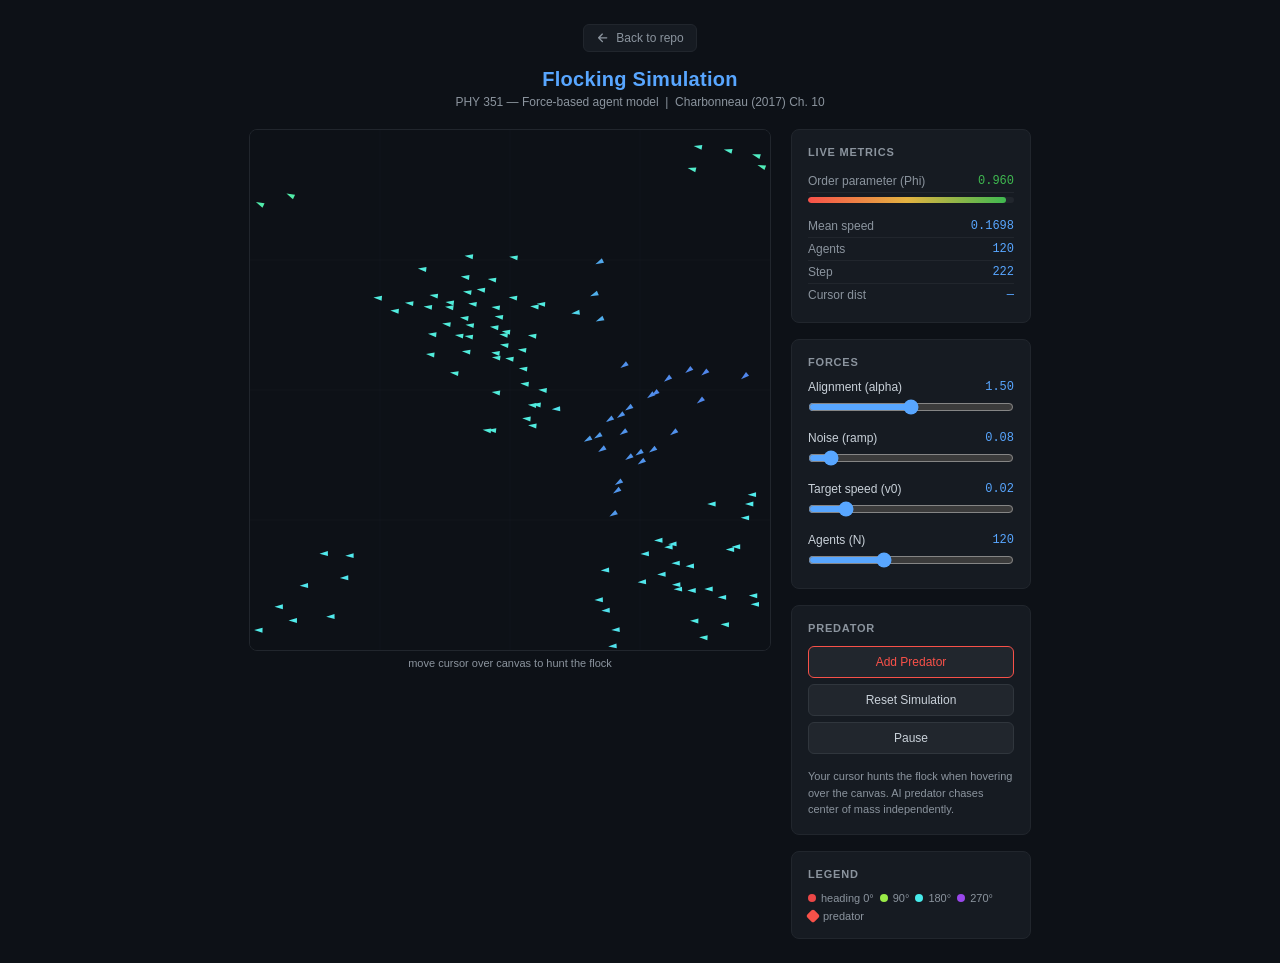
<file: sim_demo.html>
<!DOCTYPE html>
<html lang="en">
<head>
<meta charset="UTF-8">
<title>Flocking Simulation — Interactive Demo</title>
<style>
  * { box-sizing: border-box; margin: 0; padding: 0; }
  body {
    background: #0d1117;
    color: #e6edf3;
    font-family: 'Segoe UI', Arial, sans-serif;
    display: flex;
    flex-direction: column;
    align-items: center;
    min-height: 100vh;
    padding: 24px 16px;
  }

  h1 {
    font-size: 20px;
    font-weight: 600;
    color: #58a6ff;
    margin-bottom: 4px;
    letter-spacing: 0.3px;
  }
  .subtitle {
    font-size: 12px;
    color: #8b949e;
    margin-bottom: 20px;
  }

  .layout {
    display: flex;
    gap: 20px;
    align-items: flex-start;
    flex-wrap: wrap;
    justify-content: center;
  }

  canvas {
    border: 1px solid #21262d;
    border-radius: 8px;
    display: block;
    cursor: crosshair;
  }
  .canvas-hint {
    font-size: 11px;
    color: #8b949e;
    text-align: center;
    margin-top: 6px;
  }
  .cursor-active { color: #f85149 !important; }

  .panel {
    width: 240px;
    display: flex;
    flex-direction: column;
    gap: 16px;
  }

  .card {
    background: #161b22;
    border: 1px solid #21262d;
    border-radius: 8px;
    padding: 16px;
  }
  .card h3 {
    font-size: 11px;
    font-weight: 600;
    text-transform: uppercase;
    letter-spacing: 0.8px;
    color: #8b949e;
    margin-bottom: 12px;
  }

  .control { margin-bottom: 12px; }
  .control:last-child { margin-bottom: 0; }
  .control label {
    display: flex;
    justify-content: space-between;
    font-size: 12px;
    color: #c9d1d9;
    margin-bottom: 5px;
  }
  .control label span {
    color: #58a6ff;
    font-variant-numeric: tabular-nums;
    font-family: monospace;
  }
  input[type=range] {
    width: 100%;
    accent-color: #58a6ff;
    cursor: pointer;
  }

  .btn {
    width: 100%;
    padding: 8px;
    border: 1px solid #30363d;
    border-radius: 6px;
    background: #21262d;
    color: #c9d1d9;
    font-size: 12px;
    font-weight: 500;
    cursor: pointer;
    transition: background 0.15s, border-color 0.15s;
    margin-bottom: 6px;
  }
  .btn:last-child { margin-bottom: 0; }
  .btn:hover { background: #30363d; border-color: #58a6ff; }
  .btn.active { background: #0d419d; border-color: #58a6ff; color: white; }
  .btn.danger { border-color: #f85149; color: #f85149; }
  .btn.danger:hover { background: #2d1c1c; }
  .btn.danger.active { background: #3d1c1c; border-color: #f85149; color: #f85149; }

  .metric {
    display: flex;
    justify-content: space-between;
    font-size: 12px;
    color: #8b949e;
    padding: 4px 0;
    border-bottom: 1px solid #21262d;
  }
  .metric:last-child { border-bottom: none; }
  .metric .val {
    color: #58a6ff;
    font-family: monospace;
    font-variant-numeric: tabular-nums;
  }
  .metric .val.hi { color: #3fb950; }
  .metric .val.lo { color: #f85149; }

  .legend {
    display: flex;
    flex-wrap: wrap;
    gap: 6px;
    margin-top: 2px;
  }
  .legend-item {
    display: flex;
    align-items: center;
    gap: 5px;
    font-size: 11px;
    color: #8b949e;
  }
  .legend-dot {
    width: 8px; height: 8px;
    border-radius: 50%;
    flex-shrink: 0;
  }

  .phi-bar-wrap {
    height: 6px;
    background: #21262d;
    border-radius: 3px;
    margin-top: 4px;
    overflow: hidden;
  }
  .phi-bar {
    height: 100%;
    background: linear-gradient(90deg, #f85149, #e3b341, #3fb950);
    border-radius: 3px;
    transition: width 0.1s;
  }
</style>
</head>
<body>

<a href="https://github.com/ninjahawk/swarmsim" style="display:inline-flex;align-items:center;gap:6px;color:#8b949e;font-size:12px;text-decoration:none;margin-bottom:16px;padding:6px 12px;border:1px solid #21262d;border-radius:6px;background:#161b22;transition:border-color 0.15s,color 0.15s;" onmouseover="this.style.color='#58a6ff';this.style.borderColor='#58a6ff'" onmouseout="this.style.color='#8b949e';this.style.borderColor='#21262d'">
  <svg width="14" height="14" viewBox="0 0 16 16" fill="currentColor"><path d="M7.78 12.53a.75.75 0 01-1.06 0L2.47 8.28a.75.75 0 010-1.06l4.25-4.25a.75.75 0 011.06 1.06L4.81 7h7.44a.75.75 0 010 1.5H4.81l2.97 2.97a.75.75 0 010 1.06z"/></svg>
  Back to repo
</a>
<h1>Flocking Simulation</h1>
<div class="subtitle">PHY 351 — Force-based agent model &nbsp;|&nbsp; Charbonneau (2017) Ch. 10</div>

<div class="layout">
  <div>
    <canvas id="canvas" width="520" height="520"></canvas>
    <div class="canvas-hint" id="canvasHint">move cursor over canvas to hunt the flock</div>
  </div>

  <div class="panel">

    <div class="card">
      <h3>Live Metrics</h3>
      <div class="metric">
        <span>Order parameter (Phi)</span>
        <span class="val" id="mPhi">—</span>
      </div>
      <div class="phi-bar-wrap"><div class="phi-bar" id="phiBar" style="width:0%"></div></div>
      <div style="margin-top:12px"></div>
      <div class="metric">
        <span>Mean speed</span>
        <span class="val" id="mSpeed">—</span>
      </div>
      <div class="metric">
        <span>Agents</span>
        <span class="val" id="mN">—</span>
      </div>
      <div class="metric">
        <span>Step</span>
        <span class="val" id="mStep">0</span>
      </div>
      <div class="metric">
        <span>Cursor dist</span>
        <span class="val" id="mCursorDist">—</span>
      </div>
    </div>

    <div class="card">
      <h3>Forces</h3>
      <div class="control">
        <label>Alignment (alpha) <span id="lAlpha">1.50</span></label>
        <input type="range" id="sAlpha" min="0" max="3" step="0.05" value="1.5">
      </div>
      <div class="control">
        <label>Noise (ramp) <span id="lRamp">0.08</span></label>
        <input type="range" id="sRamp" min="0" max="1" step="0.01" value="0.08">
      </div>
      <div class="control">
        <label>Target speed (v0) <span id="lV0">0.02</span></label>
        <input type="range" id="sV0" min="0.005" max="0.1" step="0.005" value="0.02">
      </div>
      <div class="control">
        <label>Agents (N) <span id="lN">120</span></label>
        <input type="range" id="sN" min="20" max="300" step="10" value="120">
      </div>
    </div>

    <div class="card">
      <h3>Predator</h3>
      <button class="btn danger" id="btnPred" onclick="togglePredator()">Add AI Predator</button>
      <button class="btn" id="btnReset" onclick="reset()">Reset Simulation</button>
      <button class="btn" id="btnPause" onclick="togglePause()">Pause</button>
      <div style="font-size:11px;color:#8b949e;margin-top:8px;line-height:1.5;">
        Your cursor hunts the flock when hovering over the canvas.
        AI predator chases center of mass independently.
      </div>
    </div>

    <div class="card">
      <h3>Legend</h3>
      <div class="legend">
        <div class="legend-item">
          <div class="legend-dot" style="background:hsl(0,80%,60%)"></div> heading 0°
        </div>
        <div class="legend-item">
          <div class="legend-dot" style="background:hsl(90,80%,60%)"></div> 90°
        </div>
        <div class="legend-item">
          <div class="legend-dot" style="background:hsl(180,80%,60%)"></div> 180°
        </div>
        <div class="legend-item">
          <div class="legend-dot" style="background:hsl(270,80%,60%)"></div> 270°
        </div>
        <div class="legend-item">
          <div class="legend-dot" style="background:#f85149; width:10px; height:10px; border-radius:2px; transform:rotate(45deg)"></div> predator
        </div>
      </div>
    </div>

  </div>
</div>

<script>
// =============================================================================
// MODEL PARAMETERS
// =============================================================================
const PARAMS = {
  r0:    0.005,
  eps:   0.1,
  rf:    0.1,
  mu:    10.0,
  dt:    0.012,
};
const PRED_P = {
  r0_pred:   0.10,
  eps_pred:  2.5,
  alpha_pred: 6.0,
  v0_pred:   0.05,
  mu_pred:   10.0,
  ramp_pred: 0.3,
};

// =============================================================================
// STATE
// =============================================================================
let N = 120;
let alpha = 1.5, ramp = 0.08, v0 = 0.02;
let px, py, pvx, pvy;       // prey positions/velocities
let predX, predY, predVx, predVy;
let hasPredator = false;
let paused = false;
let step = 0;
let animId;

// Cursor predator
let cursorX = 0, cursorY = 0, cursorOnCanvas = false;

function initAgents() {
  px  = new Float64Array(N);
  py  = new Float64Array(N);
  pvx = new Float64Array(N);
  pvy = new Float64Array(N);
  for (let i = 0; i < N; i++) {
    px[i]  = Math.random();
    py[i]  = Math.random();
    const a = Math.random() * 2 * Math.PI;
    pvx[i] = Math.cos(a) * v0;
    pvy[i] = Math.sin(a) * v0;
  }
  predX = Math.random(); predY = Math.random();
  predVx = 0.01; predVy = 0.01;
  step = 0;
}

function reset() {
  N = parseInt(document.getElementById('sN').value);
  hasPredator = false;
  document.getElementById('btnPred').classList.remove('active');
  document.getElementById('btnPred').textContent = 'Add Predator';
  initAgents();
}

function togglePredator() {
  hasPredator = !hasPredator;
  const btn = document.getElementById('btnPred');
  btn.classList.toggle('active', hasPredator);
  btn.textContent = hasPredator ? 'Remove Predator' : 'Add Predator';
  if (hasPredator) {
    predX = Math.random(); predY = Math.random();
    predVx = 0.01; predVy = 0.01;
  }
}

function togglePause() {
  paused = !paused;
  document.getElementById('btnPause').textContent = paused ? 'Resume' : 'Pause';
  document.getElementById('btnPause').classList.toggle('active', paused);
  if (!paused) loop();
}

// =============================================================================
// PERIODIC DISTANCE
// =============================================================================
function pdist(ax, ay, bx, by) {
  let dx = ax - bx, dy = ay - by;
  dx -= Math.round(dx); dy -= Math.round(dy);
  return [dx, dy, Math.sqrt(dx*dx + dy*dy)];
}

// =============================================================================
// SIMULATION STEP
// =============================================================================
function simStep() {
  const dt = PARAMS.dt;
  const r0 = PARAMS.r0, eps = PARAMS.eps, rf = PARAMS.rf, mu = PARAMS.mu;
  const fx = new Float64Array(N);
  const fy = new Float64Array(N);

  for (let j = 0; j < N; j++) {
    let vxSum = 0, vySum = 0, nFlock = 0;

    for (let k = 0; k < N; k++) {
      if (k === j) continue;
      const [dx, dy, d] = pdist(px[k], py[k], px[j], py[j]);
      if (d === 0) continue;

      // Repulsion
      if (d <= 2 * r0) {
        const fac = eps * Math.pow(1 - d / (2 * r0), 1.5) / d;
        fx[j] -= fac * dx;
        fy[j] -= fac * dy;
      }

      // Flocking accumulation
      if (d <= rf) {
        vxSum += pvx[k];
        vySum += pvy[k];
        nFlock++;
      }
    }

    // Alignment force
    if (nFlock > 0) {
      const vmag = Math.sqrt(vxSum*vxSum + vySum*vySum);
      if (vmag > 0) {
        fx[j] += alpha * vxSum / vmag;
        fy[j] += alpha * vySum / vmag;
      }
    }

    // Self-propulsion
    const sp = Math.sqrt(pvx[j]*pvx[j] + pvy[j]*pvy[j]);
    if (sp > 0) {
      fx[j] += mu * (v0 - sp) * pvx[j] / sp;
      fy[j] += mu * (v0 - sp) * pvy[j] / sp;
    }

    // Random noise
    fx[j] += ramp * (2 * Math.random() - 1);
    fy[j] += ramp * (2 * Math.random() - 1);

    // AI predator repulsion
    if (hasPredator) {
      const [dx, dy, d] = pdist(predX, predY, px[j], py[j]);
      if (d > 0 && d <= PRED_P.r0_pred) {
        const s = PRED_P.eps_pred * Math.pow(1 - d / PRED_P.r0_pred, 1.5) / d;
        fx[j] -= s * dx;
        fy[j] -= s * dy;
      }
    }

    // Cursor predator repulsion
    if (cursorOnCanvas) {
      let dx = cursorX - px[j], dy = cursorY - py[j];
      dx -= Math.round(dx); dy -= Math.round(dy);
      const d = Math.sqrt(dx*dx + dy*dy);
      if (d > 0 && d <= PRED_P.r0_pred) {
        const s = PRED_P.eps_pred * Math.pow(1 - d / PRED_P.r0_pred, 1.5) / d;
        fx[j] -= s * dx;
        fy[j] -= s * dy;
      }
    }
  }

  // Integrate prey
  for (let j = 0; j < N; j++) {
    pvx[j] += fx[j] * dt;
    pvy[j] += fy[j] * dt;
    px[j] = (px[j] + pvx[j] * dt + 1) % 1;
    py[j] = (py[j] + pvy[j] * dt + 1) % 1;
  }

  // Predator
  if (hasPredator) {
    let cx = 0, cy = 0, sw = 0;
    // circular mean for CoM
    let sinX = 0, cosX = 0, sinY = 0, cosY = 0;
    for (let j = 0; j < N; j++) {
      sinX += Math.sin(2*Math.PI*px[j]);
      cosX += Math.cos(2*Math.PI*px[j]);
      sinY += Math.sin(2*Math.PI*py[j]);
      cosY += Math.cos(2*Math.PI*py[j]);
    }
    cx = ((Math.atan2(sinX/N, cosX/N) / (2*Math.PI)) + 1) % 1;
    cy = ((Math.atan2(sinY/N, cosY/N) / (2*Math.PI)) + 1) % 1;

    let tx = cx - predX; tx -= Math.round(tx);
    let ty = cy - predY; ty -= Math.round(ty);
    const dist = Math.sqrt(tx*tx + ty*ty);
    if (dist > 0) { tx /= dist; ty /= dist; }

    const sp = Math.sqrt(predVx*predVx + predVy*predVy);
    let pfx = PRED_P.alpha_pred * tx + PRED_P.ramp_pred * (2*Math.random()-1);
    let pfy = PRED_P.alpha_pred * ty + PRED_P.ramp_pred * (2*Math.random()-1);
    if (sp > 0) {
      pfx += PRED_P.mu_pred * (PRED_P.v0_pred - sp) * predVx / sp;
      pfy += PRED_P.mu_pred * (PRED_P.v0_pred - sp) * predVy / sp;
    }
    predVx += pfx * dt;
    predVy += pfy * dt;
    predX = (predX + predVx * dt + 1) % 1;
    predY = (predY + predVy * dt + 1) % 1;
  }

  step++;
}

// =============================================================================
// METRICS
// =============================================================================
function computePhi() {
  let sx = 0, sy = 0;
  for (let j = 0; j < N; j++) {
    const sp = Math.sqrt(pvx[j]*pvx[j] + pvy[j]*pvy[j]);
    if (sp > 0) { sx += pvx[j]/sp; sy += pvy[j]/sp; }
  }
  return Math.sqrt(sx*sx + sy*sy) / N;
}
function computeMeanSpeed() {
  let s = 0;
  for (let j = 0; j < N; j++) s += Math.sqrt(pvx[j]*pvx[j] + pvy[j]*pvy[j]);
  return s / N;
}

// =============================================================================
// RENDER
// =============================================================================
const canvas = document.getElementById('canvas');
const ctx = canvas.getContext('2d');
const W = canvas.width, H = canvas.height;

function hsvColor(angle) {
  const h = ((angle * 180 / Math.PI) + 360) % 360;
  return `hsl(${h.toFixed(0)},80%,62%)`;
}

function draw() {
  ctx.fillStyle = '#0d1117';
  ctx.fillRect(0, 0, W, H);

  // Subtle grid
  ctx.strokeStyle = '#161b22';
  ctx.lineWidth = 0.5;
  for (let i = 1; i < 4; i++) {
    ctx.beginPath();
    ctx.moveTo(i * W/4, 0); ctx.lineTo(i * W/4, H);
    ctx.moveTo(0, i * H/4); ctx.lineTo(W, i * H/4);
    ctx.stroke();
  }

  // Agents
  const R = 3.5;
  for (let j = 0; j < N; j++) {
    const angle = Math.atan2(pvy[j], pvx[j]);
    ctx.fillStyle = hsvColor(angle);
    // Draw arrowhead
    const cx = px[j] * W, cy = (1 - py[j]) * H;
    const sp = Math.sqrt(pvx[j]*pvx[j] + pvy[j]*pvy[j]);
    const ux = sp > 0 ? pvx[j]/sp : 1, uy = sp > 0 ? pvy[j]/sp : 0;
    ctx.beginPath();
    ctx.moveTo(cx + ux*R*1.4, cy - uy*R*1.4);
    ctx.lineTo(cx - ux*R + uy*R*0.7, cy + uy*R + ux*R*0.7);
    ctx.lineTo(cx - ux*R - uy*R*0.7, cy + uy*R - ux*R*0.7);
    ctx.closePath();
    ctx.fill();
  }

  // Draw a predator star at given canvas coords
  function drawPredStar(cx, cy, color, glowColor) {
    const grd = ctx.createRadialGradient(cx, cy, 0, cx, cy, 22);
    grd.addColorStop(0, glowColor);
    grd.addColorStop(1, 'rgba(0,0,0,0)');
    ctx.fillStyle = grd;
    ctx.beginPath(); ctx.arc(cx, cy, 22, 0, 2*Math.PI); ctx.fill();

    ctx.fillStyle = color;
    ctx.beginPath();
    for (let i = 0; i < 10; i++) {
      const r = i % 2 === 0 ? 9 : 4;
      const a = (i * Math.PI / 5) - Math.PI/2;
      if (i === 0) ctx.moveTo(cx + r*Math.cos(a), cy + r*Math.sin(a));
      else ctx.lineTo(cx + r*Math.cos(a), cy + r*Math.sin(a));
    }
    ctx.closePath(); ctx.fill();
  }

  // AI predator
  if (hasPredator) {
    drawPredStar(predX * W, (1 - predY) * H, '#ff3333', 'rgba(255,51,51,0.22)');
  }

  // Cursor predator
  if (cursorOnCanvas) {
    drawPredStar(cursorX * W, (1 - cursorY) * H, '#ff9500', 'rgba(255,149,0,0.22)');
    // Threat radius ring
    ctx.strokeStyle = 'rgba(255,149,0,0.18)';
    ctx.lineWidth = 1;
    ctx.beginPath();
    ctx.arc(cursorX * W, (1 - cursorY) * H, PRED_P.r0_pred * W, 0, 2*Math.PI);
    ctx.stroke();
  }
}

function computeCursorDist() {
  let minD = Infinity;
  for (let j = 0; j < N; j++) {
    let dx = cursorX - px[j], dy = cursorY - py[j];
    dx -= Math.round(dx); dy -= Math.round(dy);
    const d = Math.sqrt(dx*dx + dy*dy);
    if (d < minD) minD = d;
  }
  return minD;
}

function updateUI() {
  const phi = computePhi();
  const sp  = computeMeanSpeed();
  const phiEl = document.getElementById('mPhi');
  phiEl.textContent = phi.toFixed(3);
  phiEl.className = 'val ' + (phi > 0.7 ? 'hi' : phi < 0.3 ? 'lo' : '');
  document.getElementById('phiBar').style.width = (phi * 100).toFixed(1) + '%';
  document.getElementById('mSpeed').textContent = sp.toFixed(4);
  document.getElementById('mN').textContent = N;
  document.getElementById('mStep').textContent = step;

  const distEl = document.getElementById('mCursorDist');
  if (cursorOnCanvas) {
    const d = computeCursorDist();
    distEl.textContent = d.toFixed(3);
    distEl.className = 'val cursor-active';
  } else {
    distEl.textContent = '—';
    distEl.className = 'val';
  }

  const hint = document.getElementById('canvasHint');
  hint.textContent = cursorOnCanvas
    ? '🔴 hunting — watch the evasion buffer hold'
    : 'move cursor over canvas to hunt the flock';
  hint.style.color = cursorOnCanvas ? '#f85149' : '#8b949e';
}

// =============================================================================
// CONTROLS
// =============================================================================
function bindSlider(id, labelId, setter, fmt) {
  const el = document.getElementById(id);
  el.addEventListener('input', () => {
    const v = parseFloat(el.value);
    setter(v);
    document.getElementById(labelId).textContent = fmt ? fmt(v) : v.toFixed(2);
  });
}
bindSlider('sAlpha', 'lAlpha', v => { alpha = v; });
bindSlider('sRamp',  'lRamp',  v => { ramp = v; });
bindSlider('sV0',    'lV0',    v => { v0 = v; });
bindSlider('sN',     'lN',     v => { N = parseInt(v); reset(); }, v => String(parseInt(v)));

// =============================================================================
// CURSOR / TOUCH TRACKING
// =============================================================================
function setCursorFromEvent(e) {
  const rect = canvas.getBoundingClientRect();
  const scaleX = W / rect.width;
  const scaleY = H / rect.height;
  cursorX = (e.clientX - rect.left) * scaleX / W;
  cursorY = 1 - (e.clientY - rect.top) * scaleY / H;
  cursorOnCanvas = true;
}

canvas.addEventListener('mousemove', setCursorFromEvent);
canvas.addEventListener('mouseenter', setCursorFromEvent);
canvas.addEventListener('mouseleave', () => { cursorOnCanvas = false; });

// Touch support
canvas.addEventListener('touchmove', e => {
  e.preventDefault();
  const touch = e.touches[0];
  setCursorFromEvent({ clientX: touch.clientX, clientY: touch.clientY });
}, { passive: false });
canvas.addEventListener('touchstart', e => {
  e.preventDefault();
  const touch = e.touches[0];
  setCursorFromEvent({ clientX: touch.clientX, clientY: touch.clientY });
}, { passive: false });
canvas.addEventListener('touchend', () => { cursorOnCanvas = false; });

// =============================================================================
// MAIN LOOP
// =============================================================================
const STEPS_PER_FRAME = 3;

function loop() {
  if (paused) return;
  for (let i = 0; i < STEPS_PER_FRAME; i++) simStep();
  draw();
  updateUI();
  animId = requestAnimationFrame(loop);
}

reset();
loop();
</script>
</body>
</html>
</file>
<file: docs/style.css>
/* Where the Law Runs Out — capstone site stylesheet
   Design tokens per CAPSTONE_PLAN.md §5 (locked 2026-07-09). */

:root {
  --paper: #fcfcfa;
  --ink: #1a1a1e;
  --muted: #5f6368;
  --accent: #2b4c7e;
  --rule-flock: #2b4c7e;
  --rule-sandpile: #a07840;
  --rule-earthquake: #8c3b34;
  --hairline: #d8d8d4;
  --serif: "Source Serif 4", "Source Serif Pro", Georgia, "Times New Roman", serif;
  --sans: "Inter", -apple-system, "Segoe UI", Helvetica, Arial, sans-serif;
  --body-w: 680px;
  --wide-w: 900px;
}

* { box-sizing: border-box; }

html {
  scroll-behavior: smooth;
  /* figure.wide sizes against 100vw, which includes the scrollbar gutter on
     Windows desktop; clip the few px of bleed instead of showing an h-scrollbar */
  overflow-x: hidden;
  overflow-x: clip;
}

body {
  margin: 0;
  background: var(--paper);
  color: var(--ink);
  font-family: var(--serif);
  font-size: 17px;
  line-height: 1.65;
  -webkit-font-smoothing: antialiased;
  text-rendering: optimizeLegibility;
}

article {
  max-width: var(--body-w);
  margin: 0 auto;
  padding: 0 20px 96px;
}

p { margin: 0 0 1.1em; }

a {
  color: var(--accent);
  text-decoration: underline;
  text-decoration-thickness: 1px;
  text-underline-offset: 2px;
  text-decoration-color: rgba(43, 76, 126, 0.35);
}
a:hover { text-decoration-color: var(--accent); }

strong { font-weight: 600; }

/* ---------- header ---------- */

header.masthead {
  padding-top: 72px;
  margin-bottom: 8px;
}

h1 {
  font-family: var(--sans);
  font-size: 34px;
  line-height: 1.2;
  font-weight: 700;
  letter-spacing: -0.01em;
  margin: 0 0 12px;
}

.dek {
  font-size: 21px;
  line-height: 1.45;
  color: var(--muted);
  margin: 0 0 20px;
}

.byline {
  font-family: var(--sans);
  font-size: 14px;
  color: var(--muted);
  margin: 0 0 6px;
}
.byline .name { color: var(--ink); font-weight: 600; }

.links-row {
  font-family: var(--sans);
  font-size: 14px;
  color: var(--muted);
  margin: 0 0 36px;
}
.links-row a { white-space: nowrap; }
.links-row .sep { margin: 0 7px; color: var(--hairline); }

/* ---------- sections ---------- */

section { margin-top: 72px; }

h2 {
  font-family: var(--sans);
  font-size: 27px;
  line-height: 1.25;
  font-weight: 700;
  letter-spacing: -0.01em;
  margin: 0 0 18px;
  padding-top: 18px;
  border-top: 3px solid var(--accent);
}
section.ch-flock h2 { border-top-color: var(--rule-flock); }
section.ch-sandpile h2 { border-top-color: var(--rule-sandpile); }
section.ch-earthquake h2 { border-top-color: var(--rule-earthquake); }

h3 {
  font-family: var(--sans);
  font-size: 21px;
  line-height: 1.3;
  font-weight: 600;
  margin: 2em 0 0.6em;
}

hr {
  border: none;
  width: 48px;
  border-top: 2px solid var(--accent);
  margin: 48px auto;
}

/* ---------- stat strip ---------- */

.stat-strip {
  display: flex;
  flex-wrap: wrap;
  gap: 0;
  margin: 40px 0 8px;
  font-family: var(--sans);
}
.stat-strip .stat {
  flex: 1 1 auto;
  padding: 2px 18px;
  border-left: 1px solid var(--hairline);
}
.stat-strip .stat:first-child { border-left: none; padding-left: 0; }
.stat-strip .num {
  display: block;
  font-size: 26px;
  font-weight: 700;
  line-height: 1.15;
  font-variant-numeric: tabular-nums;
}
.stat-strip .label {
  display: block;
  font-size: 11px;
  letter-spacing: 0.08em;
  text-transform: uppercase;
  color: var(--muted);
}

/* ---------- at a glance ---------- */

#glance .stat-strip { margin: 26px 0 34px; }

.glance-list {
  list-style: none;
  margin: 0;
  padding: 0;
}
.glance-list li {
  margin: 22px 0;
  padding: 2px 0 2px 16px;
  border-left: 3px solid var(--accent);
}
.glance-list li.g-flock { border-left-color: var(--rule-flock); }
.glance-list li.g-sandpile { border-left-color: var(--rule-sandpile); }
.glance-list li.g-earthquake { border-left-color: var(--rule-earthquake); }
.glance-list .g-head {
  font-family: var(--sans);
  font-size: 14px;
  font-weight: 600;
  display: flex;
  justify-content: space-between;
  align-items: baseline;
  gap: 12px;
  margin: 0 0 4px;
}
.glance-list .g-head a { color: var(--ink); text-decoration: none; }
.glance-list .g-head a:hover { color: var(--accent); }
.glance-list .g-tag {
  color: var(--muted);
  font-weight: 400;
  font-size: 12px;
  letter-spacing: 0.04em;
  text-transform: uppercase;
  white-space: nowrap;
}
.glance-list li p:last-child { margin: 0; font-size: 16px; line-height: 1.6; }

/* ---------- figures ---------- */

figure {
  margin: 40px 0;
}
/* all figures sit flush with the text column (no outset) */
figure.wide {
  width: 100%;
  margin-left: auto;
  margin-right: auto;
}
figure img {
  display: block;
  width: 100%;
  max-width: 100%;
  height: auto;
}
figure img + img { margin-top: 14px; }
/* teaser hero: sit flush with the text column, not outset like chapter figures */
figure.teaser { width: 100%; margin-left: auto; margin-right: auto; }
figure.archive img {
  width: 100%;
  max-width: var(--body-w);
  margin-left: auto;
  margin-right: auto;
}
figcaption {
  font-family: var(--sans);
  font-size: 14px;
  line-height: 1.55;
  color: var(--muted);
  margin-top: 12px;
  max-width: var(--body-w);
  margin-left: auto;
  margin-right: auto;
}
figcaption .figno { color: var(--ink); font-weight: 600; }
figcaption strong { color: var(--ink); font-weight: 600; }

/* ---------- corrections table ---------- */

.table-wrap { overflow-x: auto; margin: 32px 0; }

table.corrections {
  border-collapse: collapse;
  width: 100%;
  font-family: var(--sans);
  font-size: 13.5px;
  line-height: 1.5;
}
table.corrections th {
  text-align: left;
  font-size: 11px;
  letter-spacing: 0.08em;
  text-transform: uppercase;
  color: var(--muted);
  font-weight: 600;
  padding: 8px 14px 8px 0;
  border-bottom: 1px solid var(--ink);
}
table.corrections td {
  vertical-align: top;
  padding: 9px 14px 9px 0;
  border-bottom: 1px solid var(--hairline);
}
table.corrections td:last-child, table.corrections th:last-child { padding-right: 0; }
table.corrections .fid { white-space: nowrap; color: var(--muted); }

/* ---------- colophon ---------- */

.colophon {
  font-size: 15px;
  color: var(--muted);
}
.colophon p { margin-bottom: 0.9em; }
.refs {
  font-family: var(--sans);
  font-size: 13.5px;
  line-height: 1.6;
  color: var(--muted);
  padding-left: 1.2em;
  margin: 0.5em 0 0;
}
.refs li { margin-bottom: 0.35em; }

/* ---------- TOC ---------- */

nav.toc { display: none; }

@media (min-width: 1360px) {
  nav.toc {
    display: block;
    position: fixed;
    top: 96px;
    /* right edge sits ~24px to the left of the text column */
    left: max(24px, calc((100vw - var(--body-w)) / 2 - 224px));
    width: 200px;
    font-family: var(--sans);
    font-size: 13px;
    line-height: 1.5;
  }
  nav.toc .toc-title {
    font-size: 11px;
    letter-spacing: 0.08em;
    text-transform: uppercase;
    color: var(--muted);
    margin-bottom: 10px;
  }
  nav.toc ol {
    list-style: none;
    margin: 0;
    padding: 0;
  }
  nav.toc li { margin: 0 0 7px; }
  nav.toc a {
    color: var(--muted);
    text-decoration: none;
    border-left: 2px solid transparent;
    padding-left: 10px;
    display: block;
  }
  nav.toc a:hover { color: var(--ink); }
  nav.toc a.active {
    color: var(--accent);
    border-left-color: var(--accent);
    font-weight: 600;
  }
}

/* ---------- small screens ---------- */

@media (max-width: 480px) {
  body { font-size: 16px; }
  h1 { font-size: 28px; }
  .dek { font-size: 18px; }
  h2 { font-size: 23px; }
  h3 { font-size: 19px; }
  header.masthead { padding-top: 44px; }
  .stat-strip .stat { padding: 2px 12px; }
  .stat-strip .num { font-size: 21px; }
}

/* ---------- large screens ---------- */

@media (min-width: 1600px) {
  :root { --body-w: 720px; --wide-w: 1060px; }
  body { font-size: 18px; }
  h1 { font-size: 40px; }
  .dek { font-size: 22px; }
  h2 { font-size: 29px; }
  h3 { font-size: 22px; }
  .stat-strip .num { font-size: 28px; }
  figcaption { font-size: 14.5px; }
  .glance-list li p:last-child { font-size: 17px; }
}

/* ---------- print ---------- */

@media print {
  nav.toc { display: none !important; }
  body { background: #fff; color: #000; font-size: 11pt; }
  article { max-width: 100%; padding: 0; }
  figure.wide { width: 100%; margin-left: 0; }
  figure, .table-wrap { break-inside: avoid; }
  h2 { break-after: avoid; }
  a { color: #000; text-decoration: none; }
  .links-row a { text-decoration: underline; }
}
</file>
